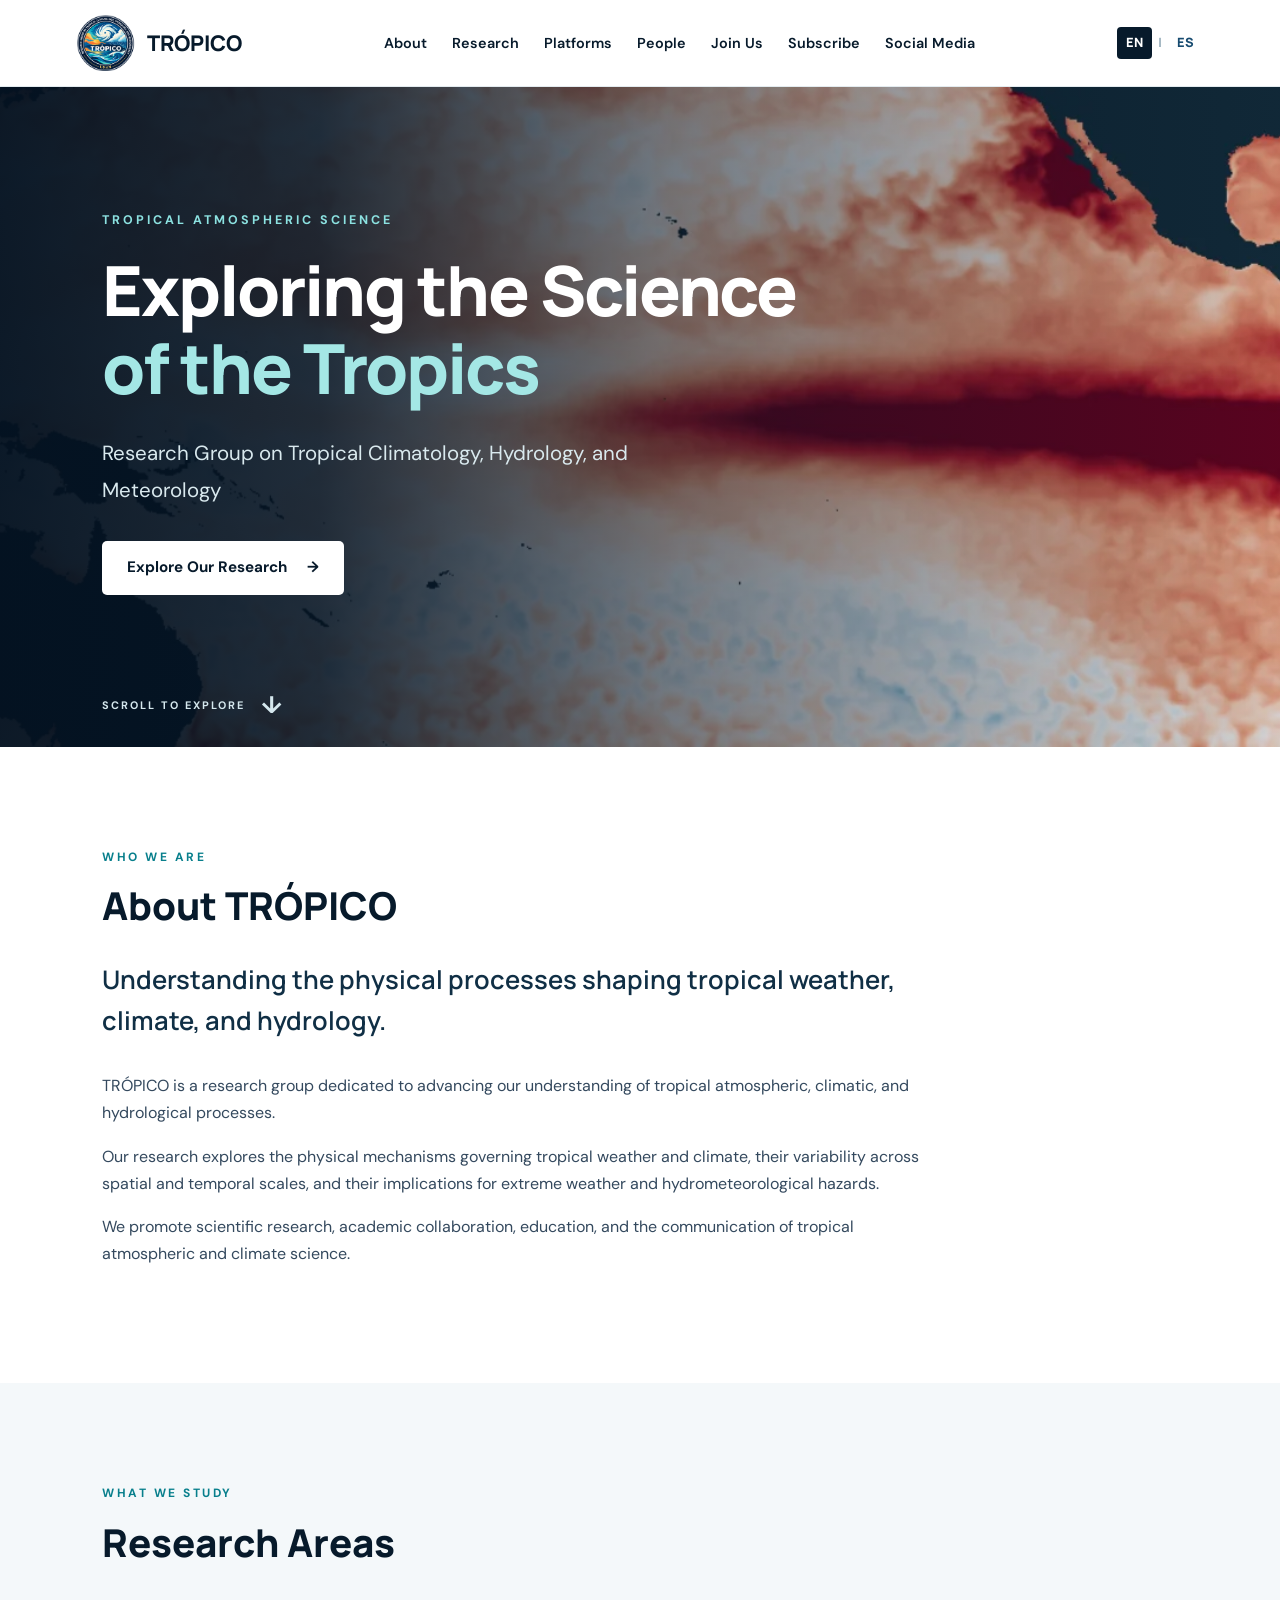
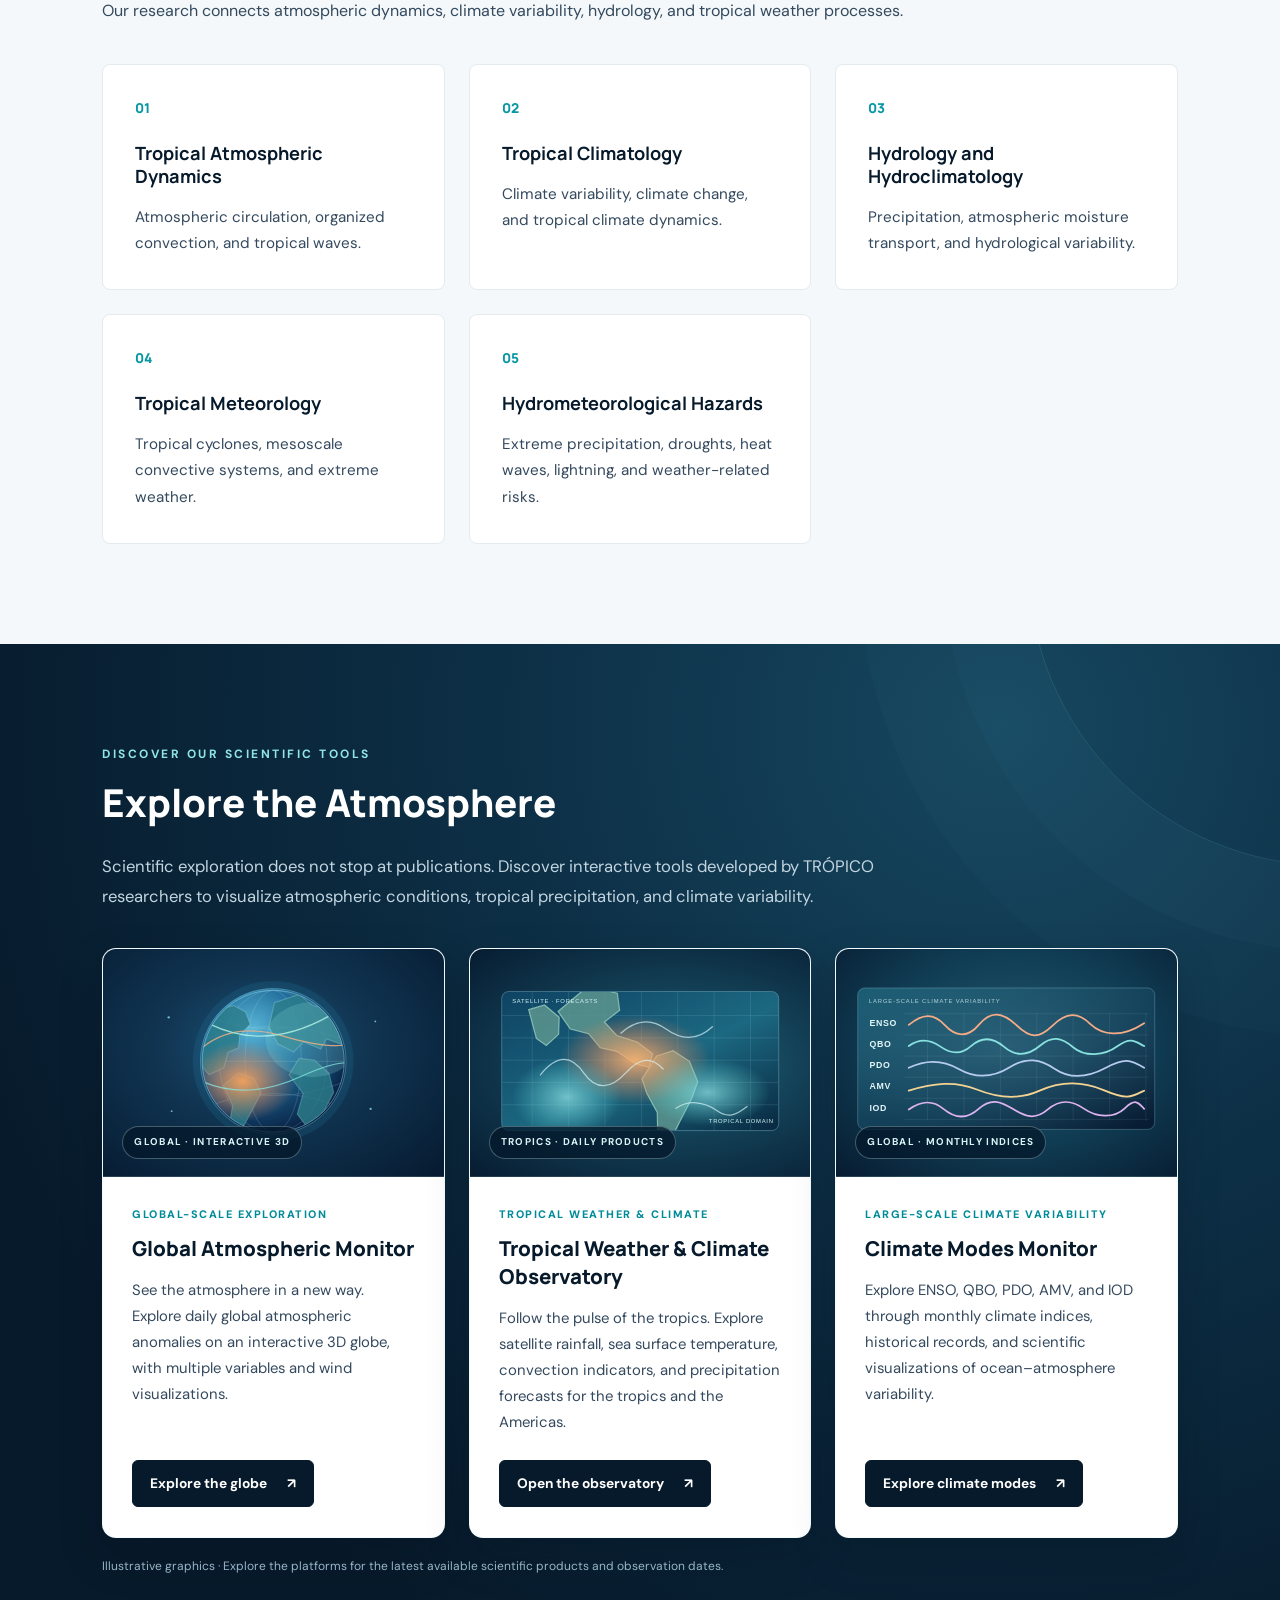
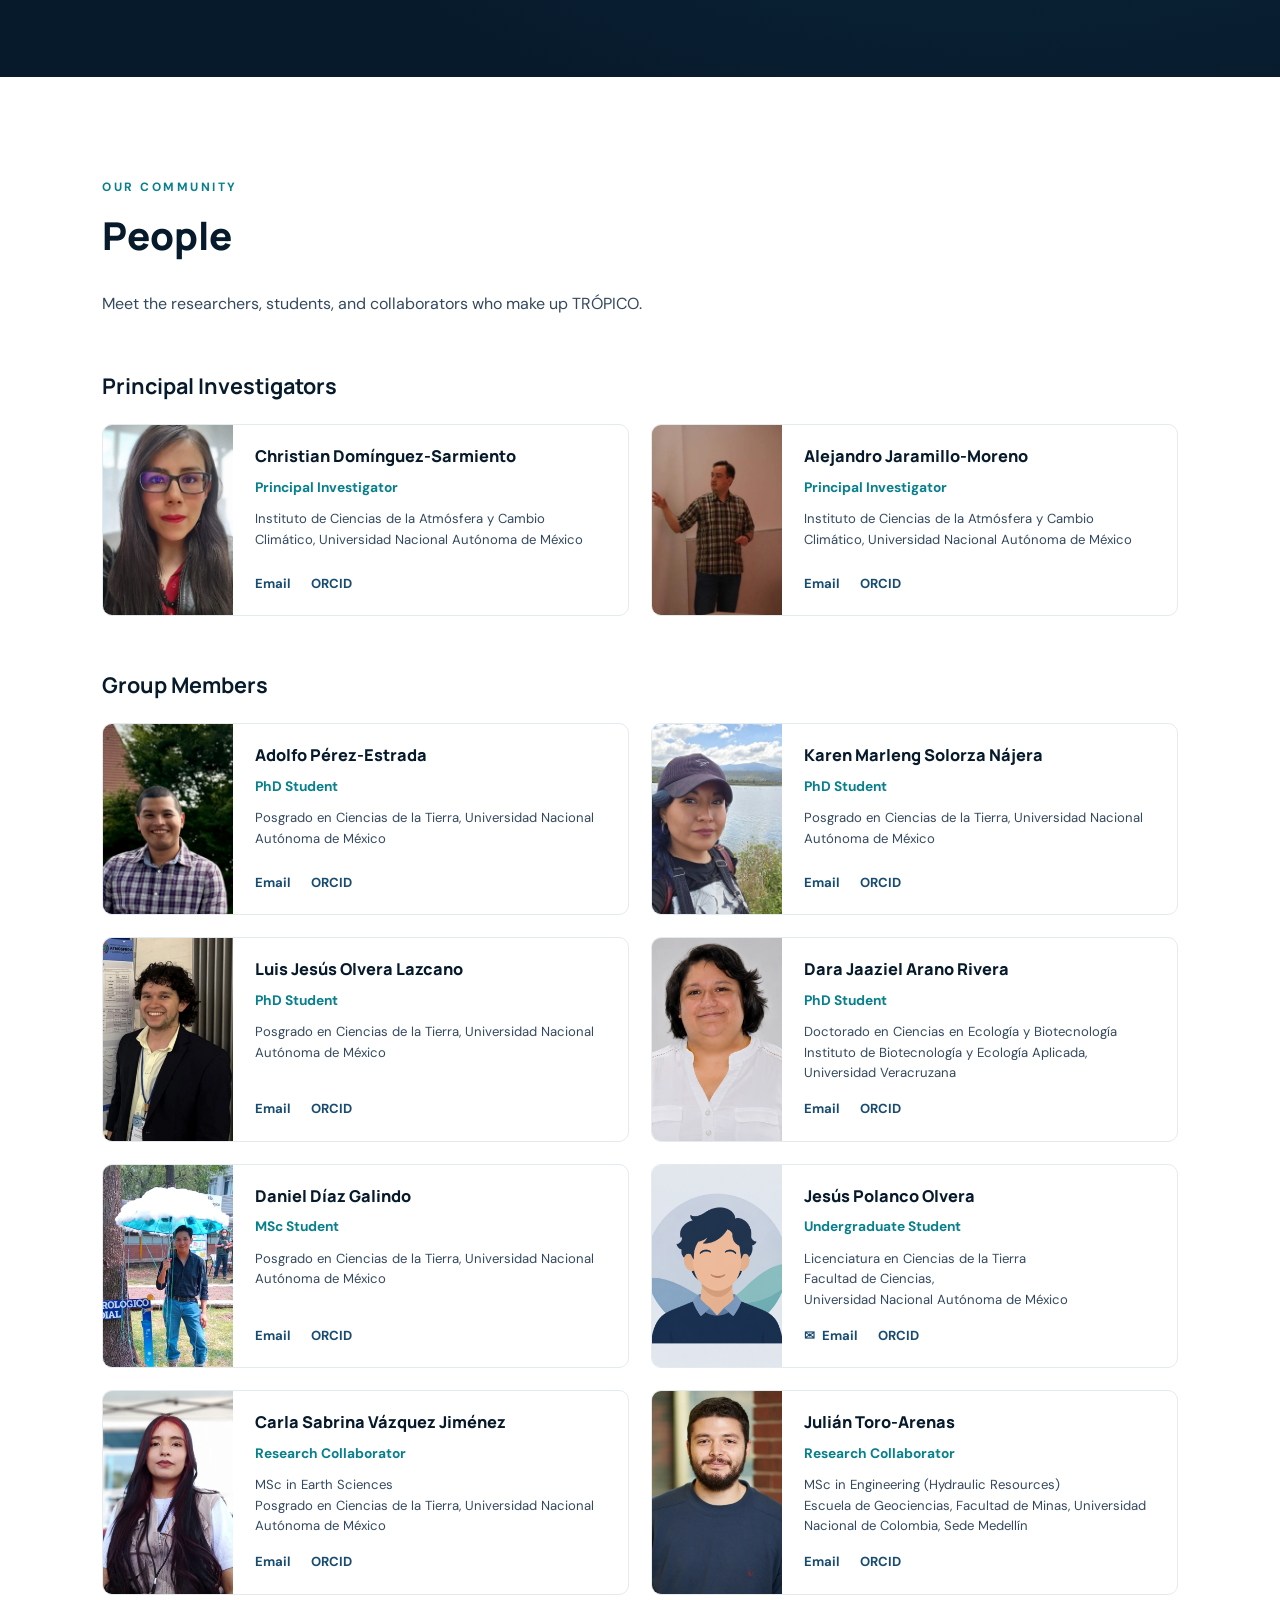
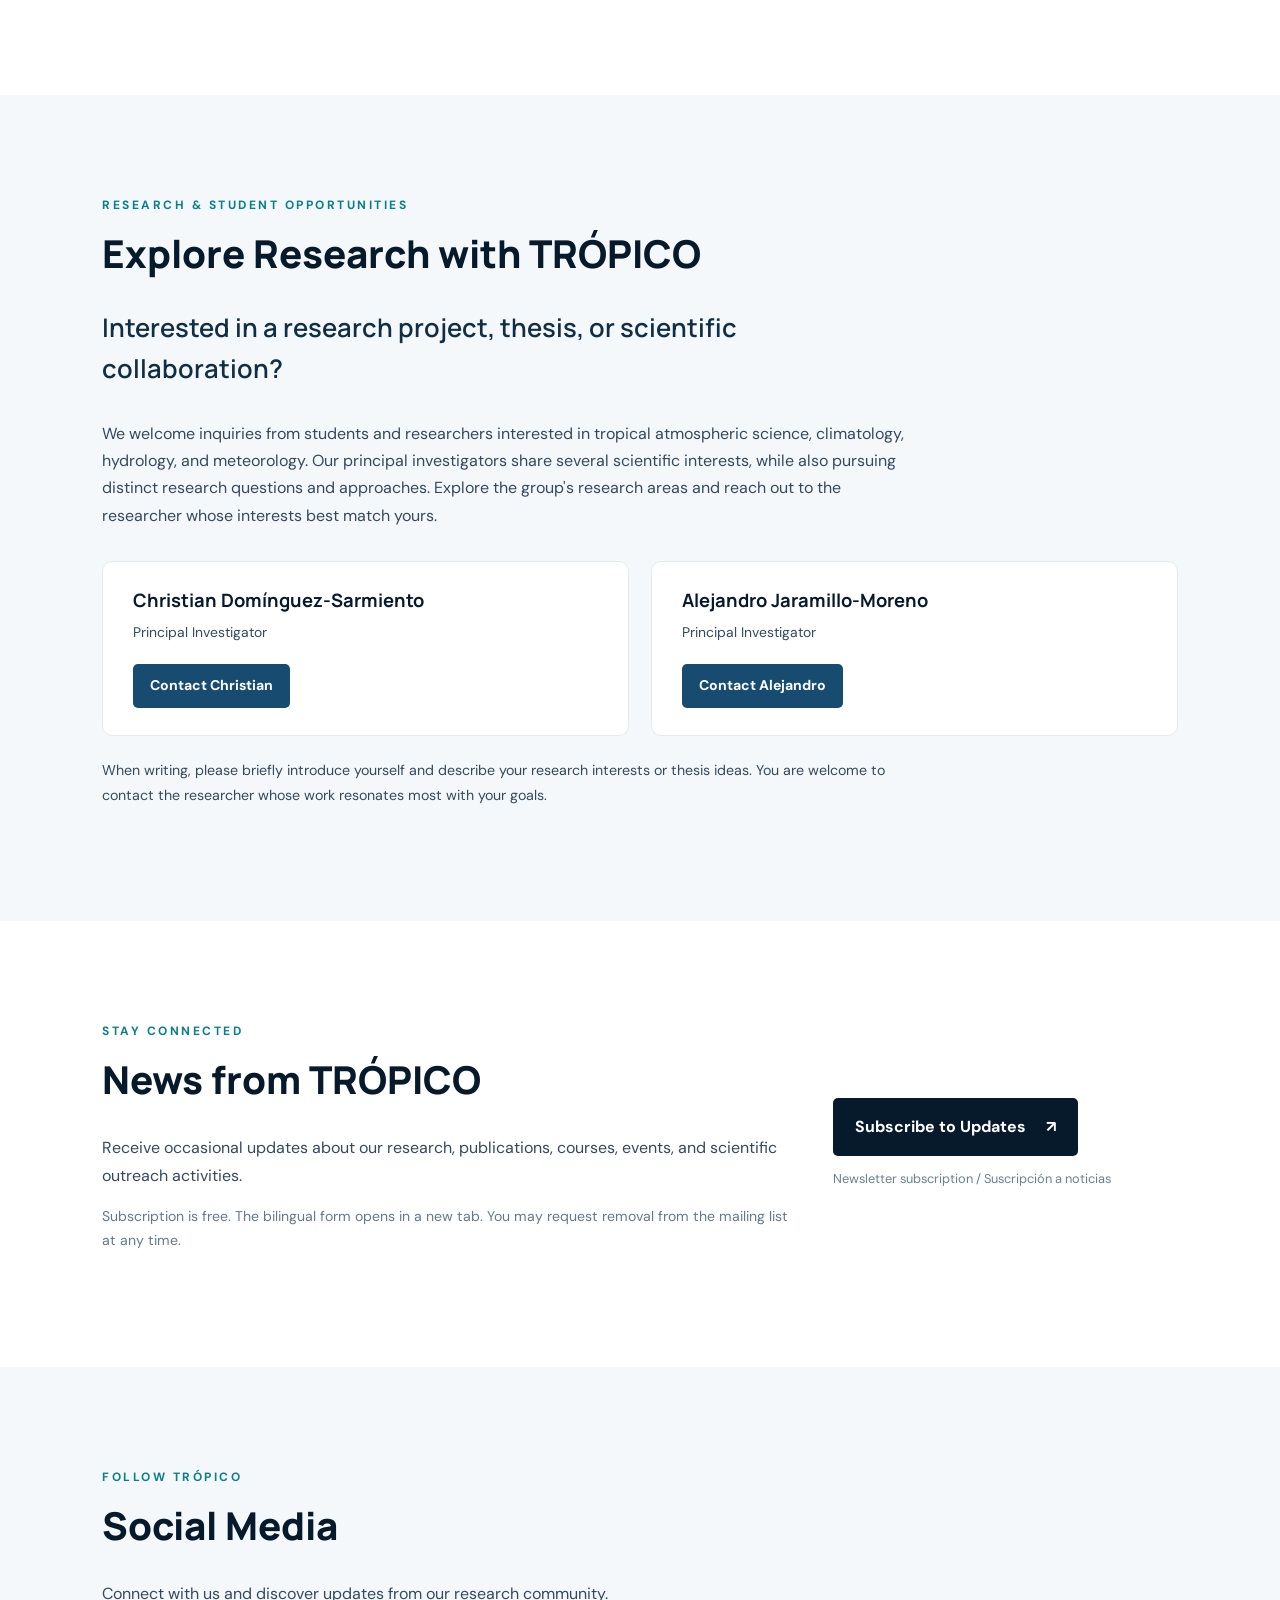
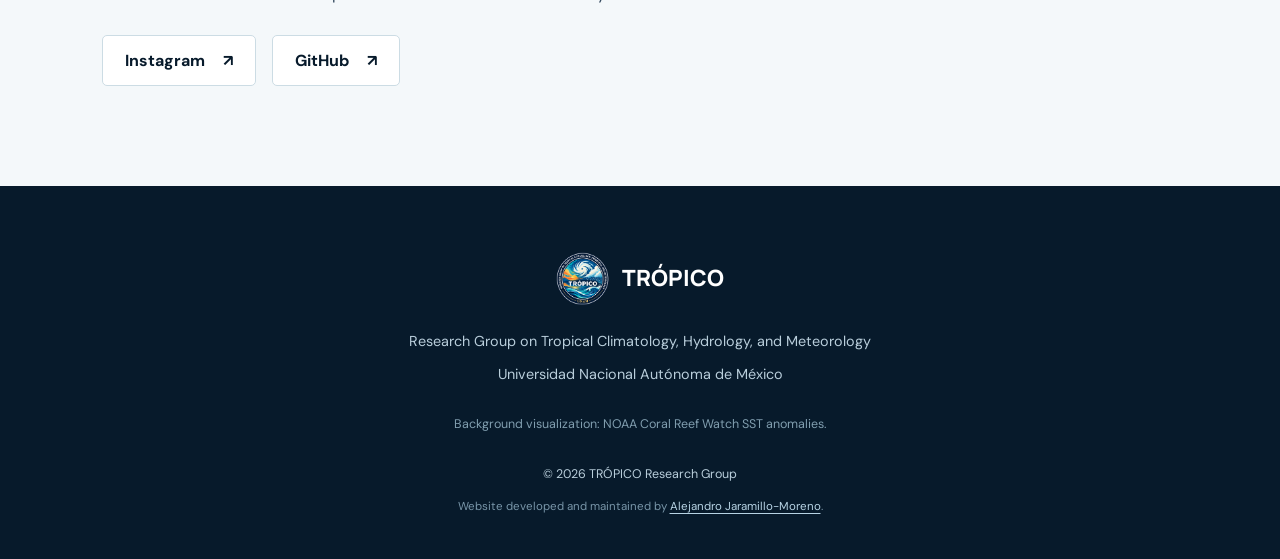
<file: index.html>
<!DOCTYPE html>
<html lang="en">

<head>
  <meta charset="UTF-8">
  <meta name="viewport" content="width=device-width, initial-scale=1.0">

  <meta name="description"
        content="TRÓPICO — Research Group on Tropical Climatology, Hydrology, and Meteorology.">

  <meta name="theme-color" content="#071a2b">

  <title>TRÓPICO | Tropical Climate Research</title>

  <link rel="canonical" href="https://tropicoresearch.github.io/">
  <link rel="alternate" hreflang="en" href="https://tropicoresearch.github.io/">
  <link rel="alternate" hreflang="es" href="https://tropicoresearch.github.io/es/">
  <link rel="alternate" hreflang="x-default" href="https://tropicoresearch.github.io/">


  <link rel="icon"
        type="image/png"
        href="assets/images/tropico_logo.png">

  <link rel="stylesheet" href="assets/css/style.css">

  <!-- Climate Modes Monitor: self-contained platform card styles -->
  <style>
    .platform-art-modes {
      background: radial-gradient(ellipse at 53% 43%, #23576c 0%, #103d54 52%, #071b30 100%);
    }
    @media (min-width: 1100px) {
      .section-platforms .platform-grid {
        grid-template-columns: repeat(3, minmax(0, 1fr));
      }
    }
    @media (min-width: 701px) and (max-width: 1099px) {
      .section-platforms .platform-grid > .platform-card:nth-child(3) {
        grid-column: 1 / -1;
        width: calc(50% - 12px);
        justify-self: center;
      }
    }
    @media (max-width: 700px) {
      .section-platforms .platform-grid {
        grid-template-columns: 1fr;
      }
    }
  </style>

</head>

<body>

  <!-- =====================================
       Header
       ===================================== -->

  <header class="site-header">

    <a class="brand" href="#home">
      <img src="assets/images/tropico_logo.png"
           alt="TRÓPICO logo">
      <span>TRÓPICO</span>
    </a>

    <nav aria-label="Main navigation">
      <a href="#about">About</a>
      <a href="#research">Research</a>
      <a href="#platforms">Platforms</a>
      <a href="#people">People</a>
      <a href="#opportunities">Join Us</a>
      <a href="#newsletter">Subscribe</a>
      <a href="#social">Social Media</a>
    </nav>

    <div class="language-switch" aria-label="Language / Idioma">
      <a href="./" lang="en" aria-current="page" aria-label="English">EN</a>
      <span class="language-separator" aria-hidden="true">|</span>
      <a href="es/" lang="es" aria-label="Español">ES</a>
    </div>

  </header>


  <main>

    <!-- =====================================
         Hero — Animated Climate Background
         ===================================== -->

    <section class="hero" id="home">

      <video
        class="hero-video"
        autoplay
        muted
        loop
        playsinline
        preload="metadata"
        poster="assets/climate/tropico_sst_poster.webp"
        aria-hidden="true">

        <source
          src="assets/climate/tropico_sst_background.mp4"
          type="video/mp4">

      </video>

      <div class="hero-overlay"></div>

      <div class="hero-content">

        <p class="eyebrow">
          TROPICAL ATMOSPHERIC SCIENCE
        </p>

        <h1>
          Exploring the Science
          <span>of the Tropics</span>
        </h1>

        <p class="hero-description">
          Research Group on Tropical Climatology,
          Hydrology, and Meteorology
        </p>

        <a class="button-primary" href="#research">
          Explore Our Research
          <span aria-hidden="true">→</span>
        </a>

      </div>

      <a class="scroll-indicator"
         href="#about"
         aria-label="Scroll to About section">
        <span>SCROLL TO EXPLORE</span>
        <span class="scroll-arrow" aria-hidden="true">↓</span>
      </a>

    </section>


    <!-- =====================================
         About
         ===================================== -->

    <section class="section" id="about">

      <div class="container">

        <p class="section-label">WHO WE ARE</p>

        <h2>About TRÓPICO</h2>

        <p class="intro-text">
          Understanding the physical processes
          shaping tropical weather, climate,
          and hydrology.
        </p>

        <p>
          TRÓPICO is a research group dedicated to
          advancing our understanding of tropical
          atmospheric, climatic, and hydrological
          processes.
        </p>

        <p>
          Our research explores the physical mechanisms
          governing tropical weather and climate,
          their variability across spatial and temporal
          scales, and their implications for extreme
          weather and hydrometeorological hazards.
        </p>

        <p>
          We promote scientific research, academic
          collaboration, education, and the communication
          of tropical atmospheric and climate science.
        </p>

      </div>

    </section>


    <!-- =====================================
         Research
         ===================================== -->

    <section class="section section-alt" id="research">

      <div class="container">

        <p class="section-label">WHAT WE STUDY</p>

        <h2>Research Areas</h2>

        <p class="section-description">
          Our research connects atmospheric dynamics,
          climate variability, hydrology, and tropical
          weather processes.
        </p>

        <div class="research-grid">

          <article class="research-card">

            <span class="card-number">01</span>

            <h3>Tropical Atmospheric Dynamics</h3>

            <p>
              Atmospheric circulation, organized
              convection, and tropical waves.
            </p>

          </article>


          <article class="research-card">

            <span class="card-number">02</span>

            <h3>Tropical Climatology</h3>

            <p>
              Climate variability, climate change,
              and tropical climate dynamics.
            </p>

          </article>


          <article class="research-card">

            <span class="card-number">03</span>

            <h3>Hydrology and Hydroclimatology</h3>

            <p>
              Precipitation, atmospheric moisture
              transport, and hydrological variability.
            </p>

          </article>


          <article class="research-card">

            <span class="card-number">04</span>

            <h3>Tropical Meteorology</h3>

            <p>
              Tropical cyclones, mesoscale convective
              systems, and extreme weather.
            </p>

          </article>


          <article class="research-card">

            <span class="card-number">05</span>

            <h3>Hydrometeorological Hazards</h3>

            <p>
              Extreme precipitation, droughts,
              heat waves, lightning, and
              weather-related risks.
            </p>

          </article>

        </div>

      </div>

    </section>


    <!-- =====================================
         Scientific Platforms
         ===================================== -->

    <section class="section section-platforms" id="platforms" aria-labelledby="platforms-title">
      <div class="container">
        <p class="section-label">DISCOVER OUR SCIENTIFIC TOOLS</p>
        <h2 id="platforms-title">Explore the Atmosphere</h2>
        <p class="platforms-intro">
          Scientific exploration does not stop at publications. Discover interactive
          tools developed by TRÓPICO researchers to visualize atmospheric conditions,
          tropical precipitation, and climate variability.
        </p>

        <div class="platform-grid">
          <article class="platform-card">
            <div class="platform-art platform-art-global" aria-hidden="true">
              <svg class="platform-svg" viewBox="0 0 580 300" xmlns="http://www.w3.org/2000/svg">
                <defs>
                  <radialGradient id="globe-ocean" cx="36%" cy="28%" r="78%">
                    <stop offset="0" stop-color="#5bb7d7"/>
                    <stop offset="0.42" stop-color="#226e9b"/>
                    <stop offset="1" stop-color="#081c3d"/>
                  </radialGradient>
                  <radialGradient id="globe-warm" cx="50%" cy="50%" r="50%">
                    <stop offset="0" stop-color="#f9a25d" stop-opacity=".94"/>
                    <stop offset="1" stop-color="#ef8354" stop-opacity="0"/>
                  </radialGradient>
                  <clipPath id="globe-clip"><circle cx="290" cy="148" r="121"/></clipPath>
                </defs>
                <circle cx="290" cy="148" r="137" fill="#30a8d8" opacity=".11"/>
                <circle cx="290" cy="148" r="124" fill="url(#globe-ocean)" stroke="#94e3f1" stroke-opacity=".55"/>
                <g clip-path="url(#globe-clip)">
                  <g fill="none" stroke="#b7e5f1" stroke-width="1.1" opacity=".28">
                    <ellipse cx="290" cy="148" rx="48" ry="121"/>
                    <ellipse cx="290" cy="148" rx="92" ry="121"/>
                    <path d="M167 112 Q290 65 413 112 M168 183 Q290 230 412 183 M166 148 H414 M189 75 Q290 111 391 75 M189 221 Q290 185 391 221"/>
                  </g>
                  <path d="M199 58l24-5 20 11 8 21-18 18-2 22-18 8-7 26-25 12-29-33 13-33 9-10z M231 168l26 9 12 25-12 24-15 28-12 17-15-14 6-34-16-34z M292 48l42-14 23 19 35 6 38 36-18 26-31-11-10 17-29-12-17 17-27-14-15-29z M334 143l26 3 25 22 8 33-23 45-20 17-19-25 10-35-24-32z"
                    fill="#2c7d8a" opacity=".82" stroke="#a5dee8" stroke-opacity=".36" stroke-width="2"/>
                  <ellipse cx="238" cy="182" rx="91" ry="68" fill="url(#globe-warm)"/>
                  <ellipse cx="357" cy="111" rx="80" ry="64" fill="#84d8d8" opacity=".22"/>
                  <g fill="none" stroke-linecap="round" stroke-width="2" opacity=".8">
                    <path d="M155 138 Q212 77 307 105 T438 113" stroke="#f9b283"/>
                    <path d="M152 174 Q238 220 337 174 T456 171" stroke="#84e6dd"/>
                    <path d="M183 85 Q278 131 385 71" stroke="#b9f5e8"/>
                  </g>
                </g>
                <circle cx="290" cy="148" r="121" fill="none" stroke="#a6e6fa" stroke-opacity=".55" stroke-width="1.4"/>
                <g fill="#99ebf1" opacity=".72"><circle cx="112" cy="73" r="2"/><circle cx="456" cy="229" r="2"/><circle cx="464" cy="80" r="1.5"/><circle cx="117" cy="233" r="1.5"/></g>
              </svg>
              <span class="platform-visual-label">GLOBAL · INTERACTIVE 3D</span>
            </div>
            <div class="platform-content">
              <p class="platform-eyebrow">GLOBAL-SCALE EXPLORATION</p>
              <h3>Global Atmospheric Monitor</h3>
              <p>See the atmosphere in a new way. Explore daily global atmospheric anomalies on an interactive 3D globe, with multiple variables and wind visualizations.</p>
              <a class="platform-link" href="https://tropicoresearch.github.io/global-atmospheric-monitor/" target="_blank" rel="noopener noreferrer"
                 aria-label="Explore Global Atmospheric Monitor in a new tab">Explore the globe <span aria-hidden="true">↗</span></a>
            </div>
          </article>

          <article class="platform-card">
            <div class="platform-art platform-art-tropical" aria-hidden="true">
              <svg class="platform-svg" viewBox="0 0 580 300" xmlns="http://www.w3.org/2000/svg">
                <defs>
                  <linearGradient id="tropics-ocean" x1="0" y1="0" x2="1" y2="1">
                    <stop offset="0" stop-color="#0e4263"/>
                    <stop offset=".55" stop-color="#1c6881"/>
                    <stop offset="1" stop-color="#082840"/>
                  </linearGradient>
                  <radialGradient id="rain-a"><stop offset="0" stop-color="#fcb16f" stop-opacity=".9"/><stop offset="1" stop-color="#fa804d" stop-opacity="0"/></radialGradient>
                  <radialGradient id="rain-b"><stop offset="0" stop-color="#8bdde0" stop-opacity=".76"/><stop offset="1" stop-color="#5ad5d4" stop-opacity="0"/></radialGradient>
                  <clipPath id="tropics-clip"><rect x="55" y="30" width="470" height="235" rx="11"/></clipPath>
                </defs>
                <rect x="54" y="29" width="472" height="237" rx="12" fill="url(#tropics-ocean)" stroke="#8cc6d4" stroke-opacity=".65"/>
                <g clip-path="url(#tropics-clip)">
                  <g stroke="#a4d9e8" stroke-opacity=".23" stroke-width="1" fill="none">
                    <path d="M55 70H525 M55 108H525 M55 146H525 M55 184H525 M55 222H525 M106 30V265 M168 30V265 M230 30V265 M292 30V265 M354 30V265 M416 30V265 M478 30V265"/>
                  </g>
                  <path d="M201 20l50 12 4 29-26 20 21 23 35 11 26 20-6 23-23-6-32-21-28-6-20-24-31-8-21-30z M318 139l28-9 28 18 14 35-10 28-15 29-24 47-19-7-1-45-18-33-8-24z M100 60l27-8 25 21-1 29-21 19-17-12z"
                    fill="#5b958e" fill-opacity=".86" stroke="#afe1d0" stroke-opacity=".65" stroke-width="2"/>
                  <ellipse cx="281" cy="145" rx="128" ry="76" fill="url(#rain-a)"/>
                  <ellipse cx="405" cy="201" rx="107" ry="58" fill="url(#rain-b)"/>
                  <ellipse cx="165" cy="209" rx="93" ry="68" fill="url(#rain-b)"/>
                  <g fill="none" stroke="#dbfaff" stroke-width="2.2" stroke-linecap="round" opacity=".66">
                    <path d="M120 171c29-36 53-33 74-3s46 27 71 0 44-28 64-7"/>
                    <path d="M257 100c25-23 52-25 77-7s51 22 79-4"/>
                    <path d="M351 228c21-14 47-12 68 3s34 9 53-6"/>
                  </g>
                </g>
                <g fill="#d6f5f6" font-size="10" font-family="Arial, sans-serif" letter-spacing="1.2">
                  <text x="72" y="49">SATELLITE · FORECASTS</text>
                  <text x="407" y="253">TROPICAL DOMAIN</text>
                </g>
              </svg>
              <span class="platform-visual-label">TROPICS · DAILY PRODUCTS</span>
            </div>
            <div class="platform-content">
              <p class="platform-eyebrow">TROPICAL WEATHER &amp; CLIMATE</p>
              <h3>Tropical Weather &amp; Climate Observatory</h3>
              <p>Follow the pulse of the tropics. Explore satellite rainfall, sea surface temperature, convection indicators, and precipitation forecasts for the tropics and the Americas.</p>
              <a class="platform-link" href="https://tropicoresearch.github.io/tropical-observatory/" target="_blank" rel="noopener noreferrer"
                 aria-label="Explore Tropical Weather and Climate Observatory in a new tab">Open the observatory <span aria-hidden="true">↗</span></a>
            </div>
          </article>

          <!-- Climate Modes Monitor -->
          <article class="platform-card">
            <div class="platform-art platform-art-modes" aria-hidden="true">
              <svg class="platform-svg" viewBox="0 0 580 300" xmlns="http://www.w3.org/2000/svg" aria-hidden="true">
                <defs>
                  <linearGradient id="modes-ocean" x1="0" y1="0" x2="1" y2="1">
                    <stop offset="0" stop-color="#1b5c73"/>
                    <stop offset=".6" stop-color="#113b54"/>
                    <stop offset="1" stop-color="#071a30"/>
                  </linearGradient>
                  <radialGradient id="modes-light" cx="50%" cy="43%" r="68%">
                    <stop offset="0" stop-color="#68b3c7" stop-opacity=".25"/>
                    <stop offset="1" stop-color="#68b3c7" stop-opacity="0"/>
                  </radialGradient>
                  <clipPath id="modes-clip">
                    <rect x="37" y="23" width="506" height="241" rx="12"/>
                  </clipPath>
                </defs>
                <rect x="37" y="23" width="506" height="241" rx="12" fill="url(#modes-ocean)" stroke="#89c3d4" stroke-opacity=".55"/>
                <g clip-path="url(#modes-clip)">
                  <rect x="37" y="23" width="506" height="241" fill="url(#modes-light)"/>
                  <g fill="none" stroke="#b2dfeb" stroke-opacity=".16" stroke-width="1">
                    <path d="M117 67H533 M117 103H533 M117 139H533 M117 175H533 M117 211H533 M117 247H533"/>
                    <path d="M156 65V249 M218 65V249 M280 65V249 M342 65V249 M404 65V249 M466 65V249 M528 65V249"/>
                  </g>
                  <g fill="#e3f6f8" font-family="Arial,sans-serif" font-weight="bold" font-size="15" letter-spacing="1.1">
                    <text x="57" y="88">ENSO</text>
                    <text x="57" y="124">QBO</text>
                    <text x="57" y="160">PDO</text>
                    <text x="57" y="196">AMV</text>
                    <text x="57" y="232">IOD</text>
                  </g>
                  <g fill="none" stroke-width="3" stroke-linecap="round" stroke-linejoin="round">
                    <path d="M124 86 C147 67 166 65 185 86 S225 108 244 85 S283 63 307 86 S345 110 369 87 S412 64 433 84 S487 108 525 83" stroke="#f4ab86"/>
                    <path d="M124 122 C142 109 161 111 178 123 S213 137 230 122 S265 105 286 123 S328 138 348 121 S384 107 404 124 S457 139 480 122 S511 115 525 122" stroke="#88e1df"/>
                    <path d="M124 159 C153 145 181 145 209 161 S267 176 296 158 S348 144 373 161 S428 176 460 159 S501 145 525 159" stroke="#b6cbf0"/>
                    <path d="M124 198 C166 185 203 181 240 196 S314 213 347 198 S416 180 456 197 S503 209 525 198" stroke="#f4d392"/>
                    <path d="M124 230 C147 214 165 214 183 229 S222 248 243 229 S280 216 301 229 S339 249 361 230 S403 215 423 229 S473 246 492 228 S516 219 525 229" stroke="#ddb3ef"/>
                  </g>
                  <g fill="#d7f0f4" font-size="10" font-family="Arial,sans-serif" letter-spacing="1.5" opacity=".82">
                    <text x="56" y="48">LARGE-SCALE CLIMATE VARIABILITY</text>
                  </g>
                </g>
              </svg>
              <span class="platform-visual-label">GLOBAL · MONTHLY INDICES</span>
            </div>
            <div class="platform-content">
              <p class="platform-eyebrow">LARGE-SCALE CLIMATE VARIABILITY</p>
              <h3>Climate Modes Monitor</h3>
              <p>Explore ENSO, QBO, PDO, AMV, and IOD through monthly climate indices, historical records, and scientific visualizations of ocean–atmosphere variability.</p>
              <a class="platform-link" href="https://tropicoresearch.github.io/climate-modes-monitor/" target="_blank" rel="noopener noreferrer"
                 aria-label="Explore Climate Modes Monitor in a new tab">Explore climate modes <span aria-hidden="true">↗</span></a>
            </div>
          </article>
        </div>
        <p class="platform-disclaimer">Illustrative graphics · Explore the platforms for the latest available scientific products and observation dates.</p>
      </div>
    </section>


    <!-- =====================================
         People
         ===================================== -->

    <section class="section" id="people">

      <div class="container">

        <p class="section-label">OUR COMMUNITY</p>

        <h2>People</h2>

        <p class="section-description">
          Meet the researchers, students, and
          collaborators who make up TRÓPICO.
        </p>


        <!-- Principal Investigators -->

        <h3 class="people-heading">
          Principal Investigators
        </h3>

        <div class="people-grid">

          <!-- Christian -->

          <article class="person-card">

            <img
              src="assets/images/people/christian_dominguez_sarmiento.webp"
              alt="Christian Domínguez-Sarmiento"
              class="person-photo"
              loading="lazy">

            <div class="person-info">

              <h4>Christian Domínguez-Sarmiento</h4>

              <p class="person-role">
                Principal Investigator
              </p>

              <p class="person-affiliation">
                Instituto de Ciencias de la Atmósfera
                y Cambio Climático,
                Universidad Nacional Autónoma de México
              </p>

            
              <div class="person-links">
                <a href="mailto:dosach@atmosfera.unam.mx" aria-label="Email Christian Domínguez-Sarmiento">Email</a>
                <a href="https://orcid.org/0000-0002-2787-052X" target="_blank" rel="noopener noreferrer" aria-label="ORCID profile of Christian Domínguez-Sarmiento">ORCID</a>
              </div>
            </div>

          </article>


          <!-- Alejandro -->

          <article class="person-card">

            <img
              src="assets/images/people/alejandro_jaramillo_moreno.webp"
              alt="Alejandro Jaramillo-Moreno"
              class="person-photo"
              loading="lazy">

            <div class="person-info">

              <h4>Alejandro Jaramillo-Moreno</h4>

              <p class="person-role">
                Principal Investigator
              </p>

              <p class="person-affiliation">
                Instituto de Ciencias de la Atmósfera
                y Cambio Climático,
                Universidad Nacional Autónoma de México
              </p>

            
              <div class="person-links">
                <a href="mailto:ajaramillo@atmosfera.unam.mx" aria-label="Email Alejandro Jaramillo-Moreno">Email</a>
                <a href="https://orcid.org/0000-0002-4175-7726" target="_blank" rel="noopener noreferrer" aria-label="ORCID profile of Alejandro Jaramillo-Moreno">ORCID</a>
              </div>
            </div>

          </article>

        </div>


        <!-- Group Members -->

        <h3 class="people-heading">
          Group Members
        </h3>

        <div class="people-grid">

          <!-- Adolfo -->

          <article class="person-card">

            <img
              src="assets/images/people/adolfo_perez_estrada.webp"
              alt="Adolfo Pérez-Estrada"
              class="person-photo"
              loading="lazy">

            <div class="person-info">

              <h4>Adolfo Pérez-Estrada</h4>

              <p class="person-role">
                PhD Student
              </p>

              <p class="person-affiliation">
                Posgrado en Ciencias de la Tierra,
                Universidad Nacional Autónoma de México
              </p>

            
              <div class="person-links">
                <a href="mailto:apereze@atmosfera.unam.mx" aria-label="Email Adolfo Pérez-Estrada">Email</a>
                <a href="https://orcid.org/0000-0001-7360-0291" target="_blank" rel="noopener noreferrer" aria-label="ORCID profile of Adolfo Pérez-Estrada">ORCID</a>
              </div>
            </div>

          </article>

          <!-- Karen -->

          <article class="person-card">

            <img
              src="assets/images/people/karen_marleng_solorza_najera.webp"
              alt="Karen Marleng Solorza Nájera"
              class="person-photo"
              loading="lazy">

            <div class="person-info">

              <h4>Karen Marleng Solorza Nájera</h4>

              <p class="person-role">PhD Student</p>

              <p class="person-affiliation">
                Posgrado en Ciencias de la Tierra,
                Universidad Nacional Autónoma de México
              </p>

            
              <div class="person-links">
                <a href="mailto:marlengsolorza@gmail.com" aria-label="Email Karen Marleng Solorza Nájera">Email</a>
                <a href="https://orcid.org/0009-0005-0296-3198" target="_blank" rel="noopener noreferrer" aria-label="ORCID profile of Karen Marleng Solorza Nájera">ORCID</a>
              </div>
            </div>

          </article>


          <!-- Luis -->

          <article class="person-card">

            <img
              src="assets/images/people/luis_jesus_olvera_lazcano.webp"
              alt="Luis Jesús Olvera Lazcano"
              class="person-photo"
              loading="lazy">

            <div class="person-info">

              <h4>Luis Jesús Olvera Lazcano</h4>

              <p class="person-role">
                PhD Student
              </p>

              <p class="person-affiliation">
                Posgrado en Ciencias de la Tierra,
                Universidad Nacional Autónoma de México
              </p>
              <div class="person-links">
                <a href="mailto:lazjeluis@atmosfera.unam.mx" aria-label="Email Luis Jesús Olvera Lazcano">Email</a>
                <a href="https://orcid.org/0000-0003-3895-8292" target="_blank" rel="noopener noreferrer" aria-label="ORCID profile of Luis Jesús Olvera Lazcano">ORCID</a>
              </div>
            </div>

          </article>


          <!-- Dara -->

          <article class="person-card">

            <img
              src="assets/images/people/dara_jaaziel_arano_rivera.webp"
              alt="Dara Jaaziel Arano Rivera"
              class="person-photo"
              loading="lazy">

            <div class="person-info">

              <h4>Dara Jaaziel Arano Rivera</h4>

              <p class="person-role">PhD Student</p>

              <p class="person-affiliation">
                Doctorado en Ciencias en Ecología y Biotecnología<br>
                Instituto de Biotecnología y Ecología Aplicada,<br>
                Universidad Veracruzana
              </p>

              <div class="person-links">
                <a href="mailto:djarivera@gmail.com" aria-label="Email Dara Jaaziel Arano Rivera">Email</a>
                <a href="https://orcid.org/0009-0001-9014-765X" target="_blank" rel="noopener noreferrer" aria-label="ORCID profile of Dara Jaaziel Arano Rivera">ORCID</a>
              </div>

            </div>

          </article>


          <!-- Daniel -->

          <article class="person-card">

            <img
              src="assets/images/people/daniel_diaz_galindo.webp"
              alt="Daniel Díaz Galindo"
              class="person-photo"
              loading="lazy">

            <div class="person-info">

              <h4>Daniel Díaz Galindo</h4>

              <p class="person-role">MSc Student</p>

              <p class="person-affiliation">
                Posgrado en Ciencias de la Tierra,
                Universidad Nacional Autónoma de México
              </p>

            
              <div class="person-links">
                <a href="mailto:diazgalindoatm@gmail.com" aria-label="Email Daniel Díaz Galindo">Email</a>
                <a href="https://orcid.org/0009-0009-2619-1427" target="_blank" rel="noopener noreferrer" aria-label="ORCID profile of Daniel Díaz Galindo">ORCID</a>
              </div>
            </div>

          </article>
          
          <article class="person-card">

            <img
              src="assets/images/people/profile_placeholder_generic.webp"
              alt="Generic profile illustration for Jesús Polanco Olvera"
              class="person-photo"
              loading="lazy">

            <div class="person-info">

              <h4>Jesús Polanco Olvera</h4>

              <p class="person-role">
                Undergraduate Student
              </p>

              <p class="person-affiliation">
                Licenciatura en Ciencias de la Tierra<br>
                Facultad de Ciencias,<br>
                Universidad Nacional Autónoma de México
              </p>

              <div class="person-links">
                <a class="person-email"
                  href="mailto:jpolancoolvera@gmail.com">
                  <span aria-hidden="true">✉</span>
                  Email
                </a>

                <a class="person-orcid"
                  href="https://orcid.org/0009-0001-8697-7220"
                  target="_blank"
                  rel="noopener noreferrer">
                  ORCID
                </a>
              </div>

            </div>

          </article>


          <!-- Carla -->

          <article class="person-card">

            <img
              src="assets/images/people/carla_sabrina_vazquez_jimenez.webp"
              alt="Carla Sabrina Vázquez Jiménez"
              class="person-photo"
              loading="lazy">

            <div class="person-info">

              <h4>Carla Sabrina Vázquez Jiménez</h4>

              <p class="person-role">
                Research Collaborator
              </p>

              <p class="person-affiliation">
                MSc in Earth Sciences<br>
                Posgrado en Ciencias de la Tierra,
                Universidad Nacional Autónoma de México
              </p>

            
              <div class="person-links">
                <a href="mailto:carla.svj98@gmail.com" aria-label="Email Carla Sabrina Vázquez Jiménez">Email</a>
                <a href="https://orcid.org/0009-0006-9803-2159" target="_blank" rel="noopener noreferrer" aria-label="ORCID profile of Carla Sabrina Vázquez Jiménez">ORCID</a>
              </div>
            </div>

          </article>

          <!-- Julian -->

          <article class="person-card">

            <img
              src="assets/images/people/julian_toro_arenas.webp"
              alt="Julián Toro-Arenas"
              class="person-photo"
              loading="lazy">

            <div class="person-info">

              <h4>Julián Toro-Arenas</h4>

              <p class="person-role">
                Research Collaborator
              </p>

              <p class="person-affiliation">
                MSc in Engineering (Hydraulic Resources)<br>
                Escuela de Geociencias,
                Facultad de Minas,
                Universidad Nacional de Colombia,
                Sede Medellín
              </p>

              <div class="person-links">
                <a href="mailto:jutoroar@unal.edu.co" aria-label="Email Julián Toro-Arenas">Email</a>
                <a href="https://orcid.org/0009-0008-9585-6608" target="_blank" rel="noopener noreferrer" aria-label="ORCID profile of Julián Toro-Arenas">ORCID</a>
              </div>

            </div>

          </article>

        </div>

      </div>

    </section>


    <!-- =====================================
         Research Opportunities
         ===================================== -->

    <section class="section section-alt" id="opportunities">
      <div class="container">
        <p class="section-label">RESEARCH &amp; STUDENT OPPORTUNITIES</p>
        <h2>Explore Research with TRÓPICO</h2>
        <p class="intro-text">Interested in a research project, thesis, or scientific collaboration?</p>
        <p>
          We welcome inquiries from students and researchers interested in tropical
          atmospheric science, climatology, hydrology, and meteorology. Our principal
          investigators share several scientific interests, while also pursuing distinct
          research questions and approaches. Explore the group's research areas and
          reach out to the researcher whose interests best match yours.
        </p>
        <div class="opportunity-grid">
          <div class="opportunity-card">
            <h3>Christian Domínguez-Sarmiento</h3>
            <p>Principal Investigator</p>
            <a href="mailto:dosach@atmosfera.unam.mx?subject=Research%20or%20Thesis%20Inquiry%20-%20TR%C3%93PICO">Contact Christian</a>
          </div>
          <div class="opportunity-card">
            <h3>Alejandro Jaramillo-Moreno</h3>
            <p>Principal Investigator</p>
            <a href="mailto:ajaramillo@atmosfera.unam.mx?subject=Research%20or%20Thesis%20Inquiry%20-%20TR%C3%93PICO">Contact Alejandro</a>
          </div>
        </div>
        <p class="opportunity-note">When writing, please briefly introduce yourself and describe your research interests or thesis ideas. You are welcome to contact the researcher whose work resonates most with your goals.</p>
      </div>
    </section>

    <!-- =====================================
         Newsletter
         ===================================== -->

    <section class="section" id="newsletter">
      <div class="container newsletter-layout">
        <div>
          <p class="section-label">STAY CONNECTED</p>
          <h2>News from TRÓPICO</h2>
          <p>Receive occasional updates about our research, publications, courses,
             events, and scientific outreach activities.</p>
          <p class="newsletter-note">Subscription is free. The bilingual form opens in a new tab.
             You may request removal from the mailing list at any time.</p>
        </div>
        <div class="newsletter-action">
          <a class="newsletter-button" href="https://docs.google.com/forms/d/e/1FAIpQLScD6n3wcDXV9c7HJIzz0Wleb5aOzS899x1WpjXOVlIoqJsWCQ/viewform"
             target="_blank" rel="noopener noreferrer">Subscribe to Updates <span aria-hidden="true">↗</span></a>
          <span>Newsletter subscription / Suscripción a noticias</span>
        </div>
      </div>
    </section>


    <!-- =====================================
         Social Media
         ===================================== -->

    <section class="section section-alt" id="social">
      <div class="container social-section">
        <p class="section-label">FOLLOW TRÓPICO</p>
        <h2>Social Media</h2>
        <p class="section-description">Connect with us and discover updates from our research community.</p>
        <div class="social-links">
          <a href="https://www.instagram.com/tropicoresearch/"
             target="_blank" rel="noopener noreferrer">Instagram <span aria-hidden="true">↗</span></a>
          <a href="https://github.com/tropicoresearch"
             target="_blank" rel="noopener noreferrer">GitHub <span aria-hidden="true">↗</span></a>
        </div>
      </div>
    </section>

  </main>


  <!-- =====================================
       Footer
       ===================================== -->

  <footer class="site-footer">

    <div class="footer-content">

      <div class="footer-brand">

        <img src="assets/images/tropico_logo.png"
             alt="TRÓPICO logo">

        <span>TRÓPICO</span>

      </div>

      <p>
        Research Group on Tropical Climatology,
        Hydrology, and Meteorology
      </p>

      <p>
        Universidad Nacional Autónoma de México
      </p>

      <p class="footer-credit">
        Background visualization:
        NOAA Coral Reef Watch SST anomalies.
      </p>

      <p class="copyright">
        © <span id="year"></span> TRÓPICO Research Group
      </p>

      <p class="footer-maintainer">
        Website developed and maintained by
        <a href="https://ajaramillomoreno.github.io/" target="_blank" rel="noopener noreferrer">Alejandro Jaramillo-Moreno</a>.
      </p>

    </div>

  </footer>

  <script src="js/main.js"></script>

</body>
</html>
</file>
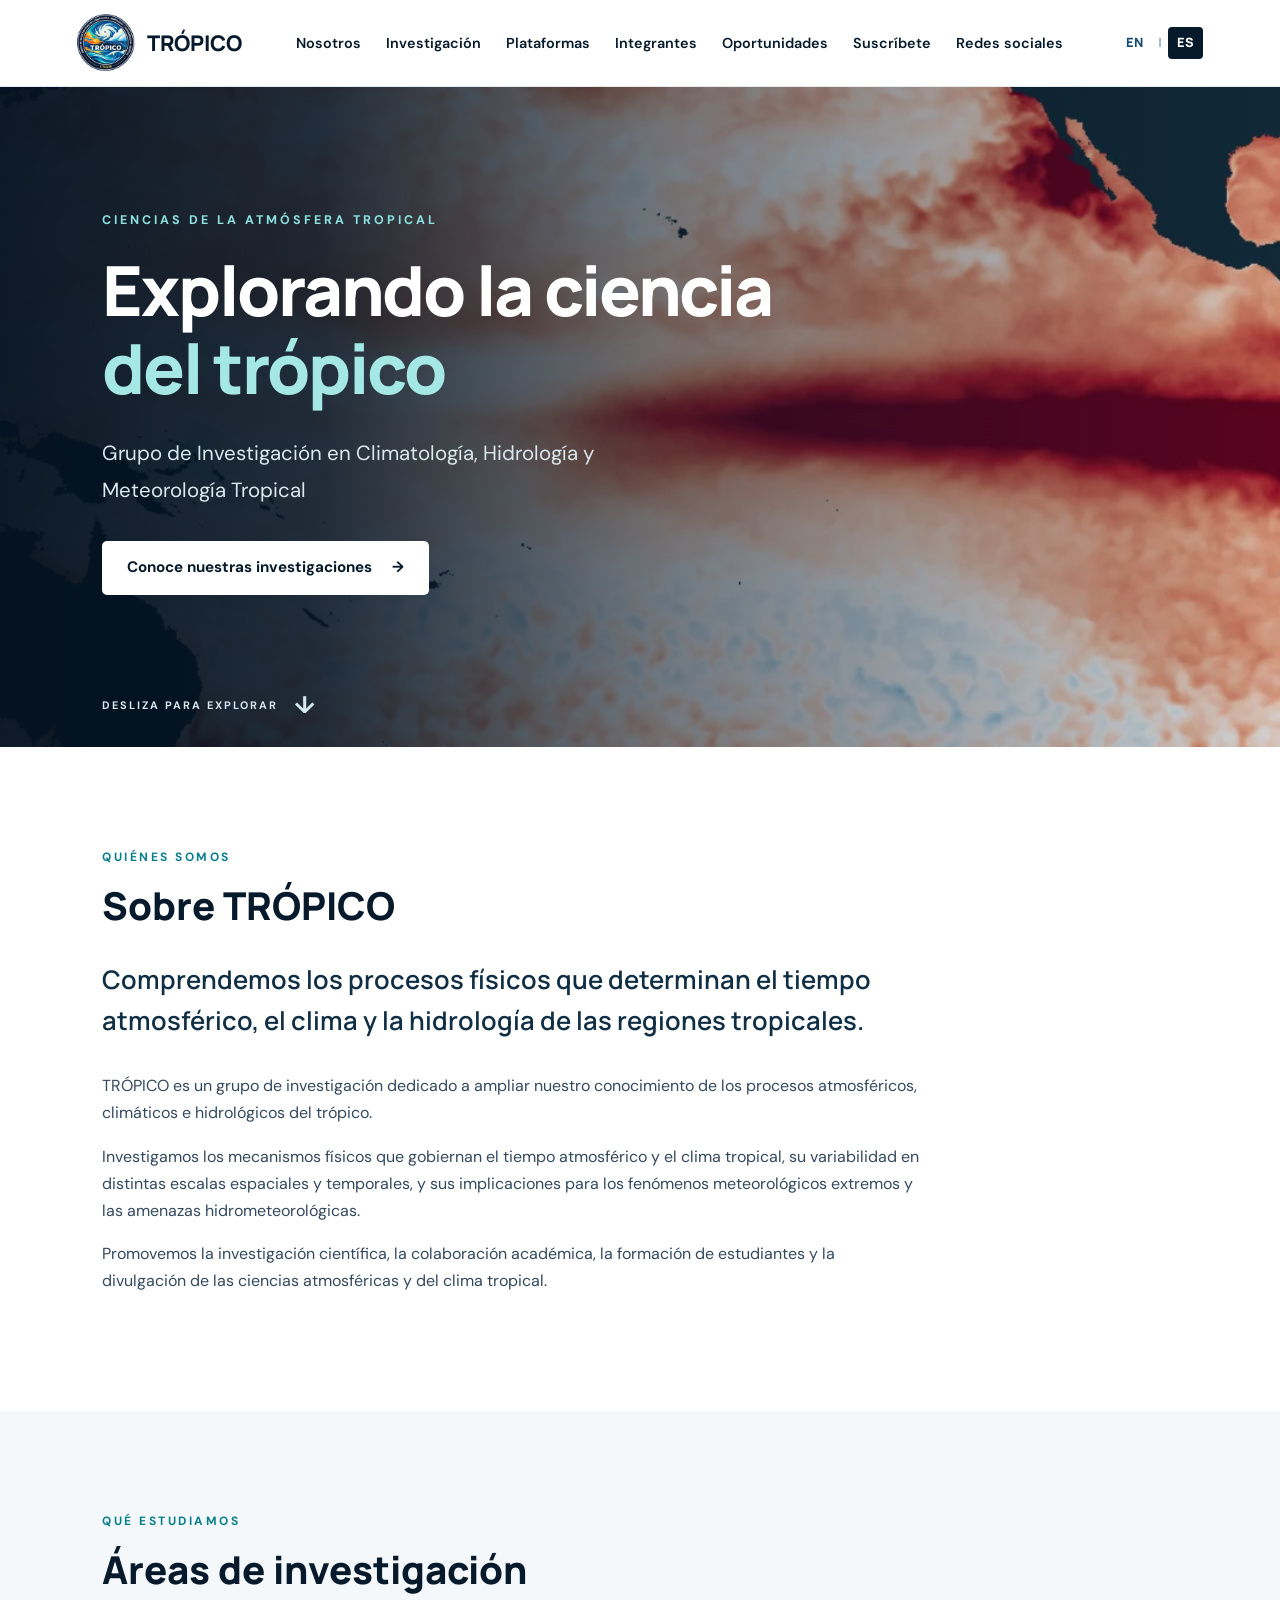
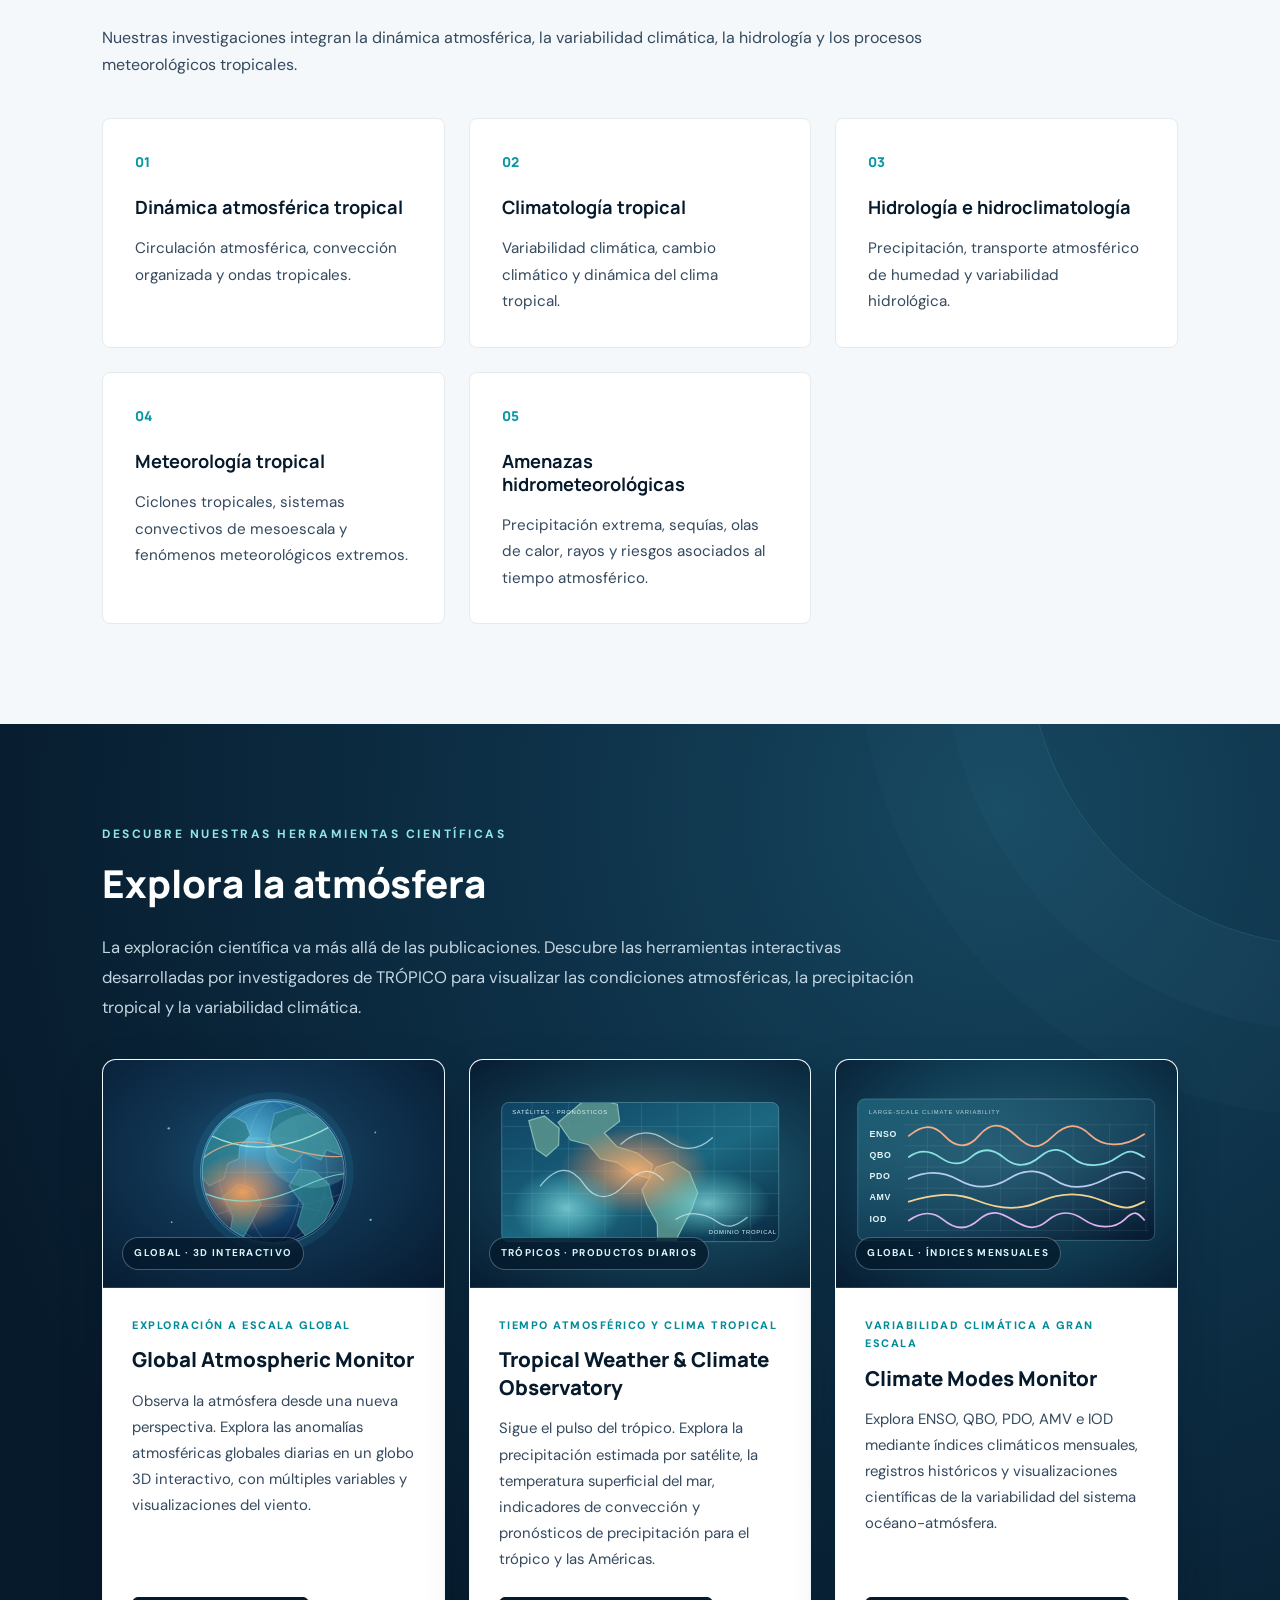
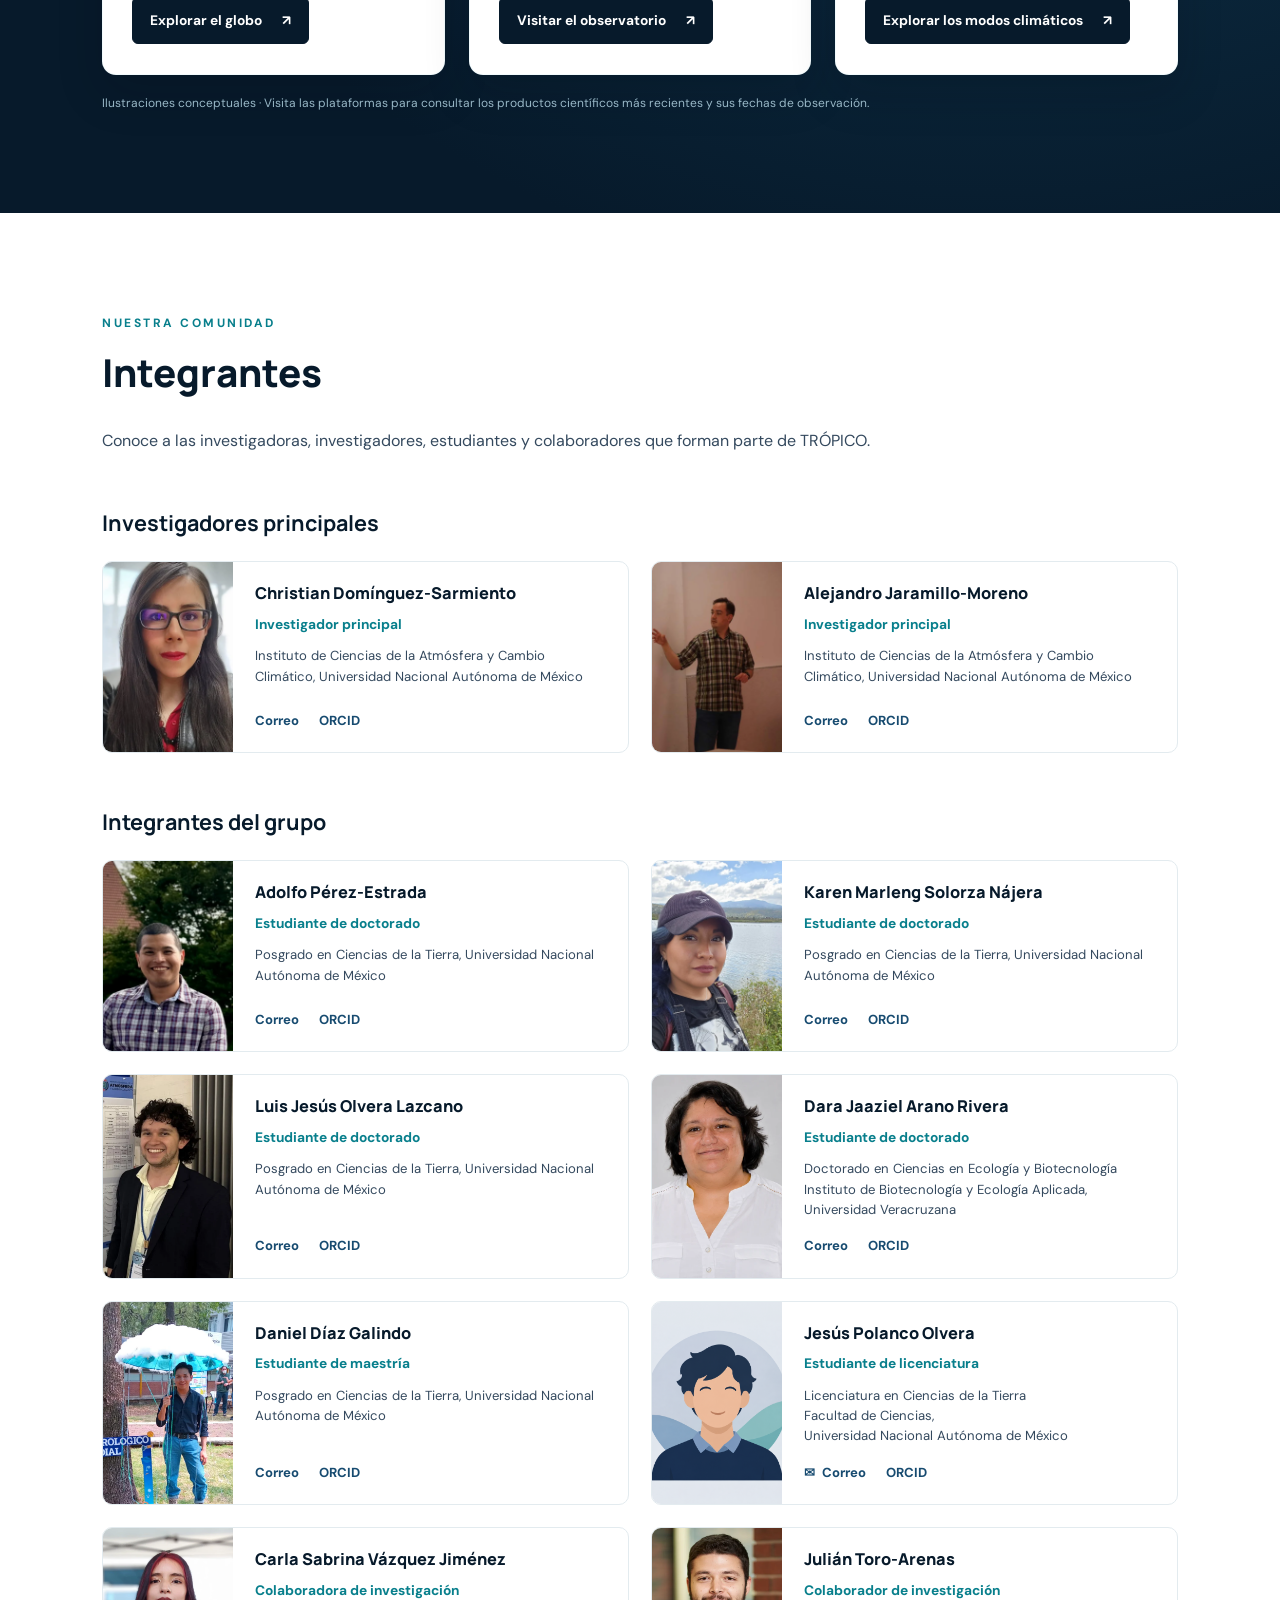
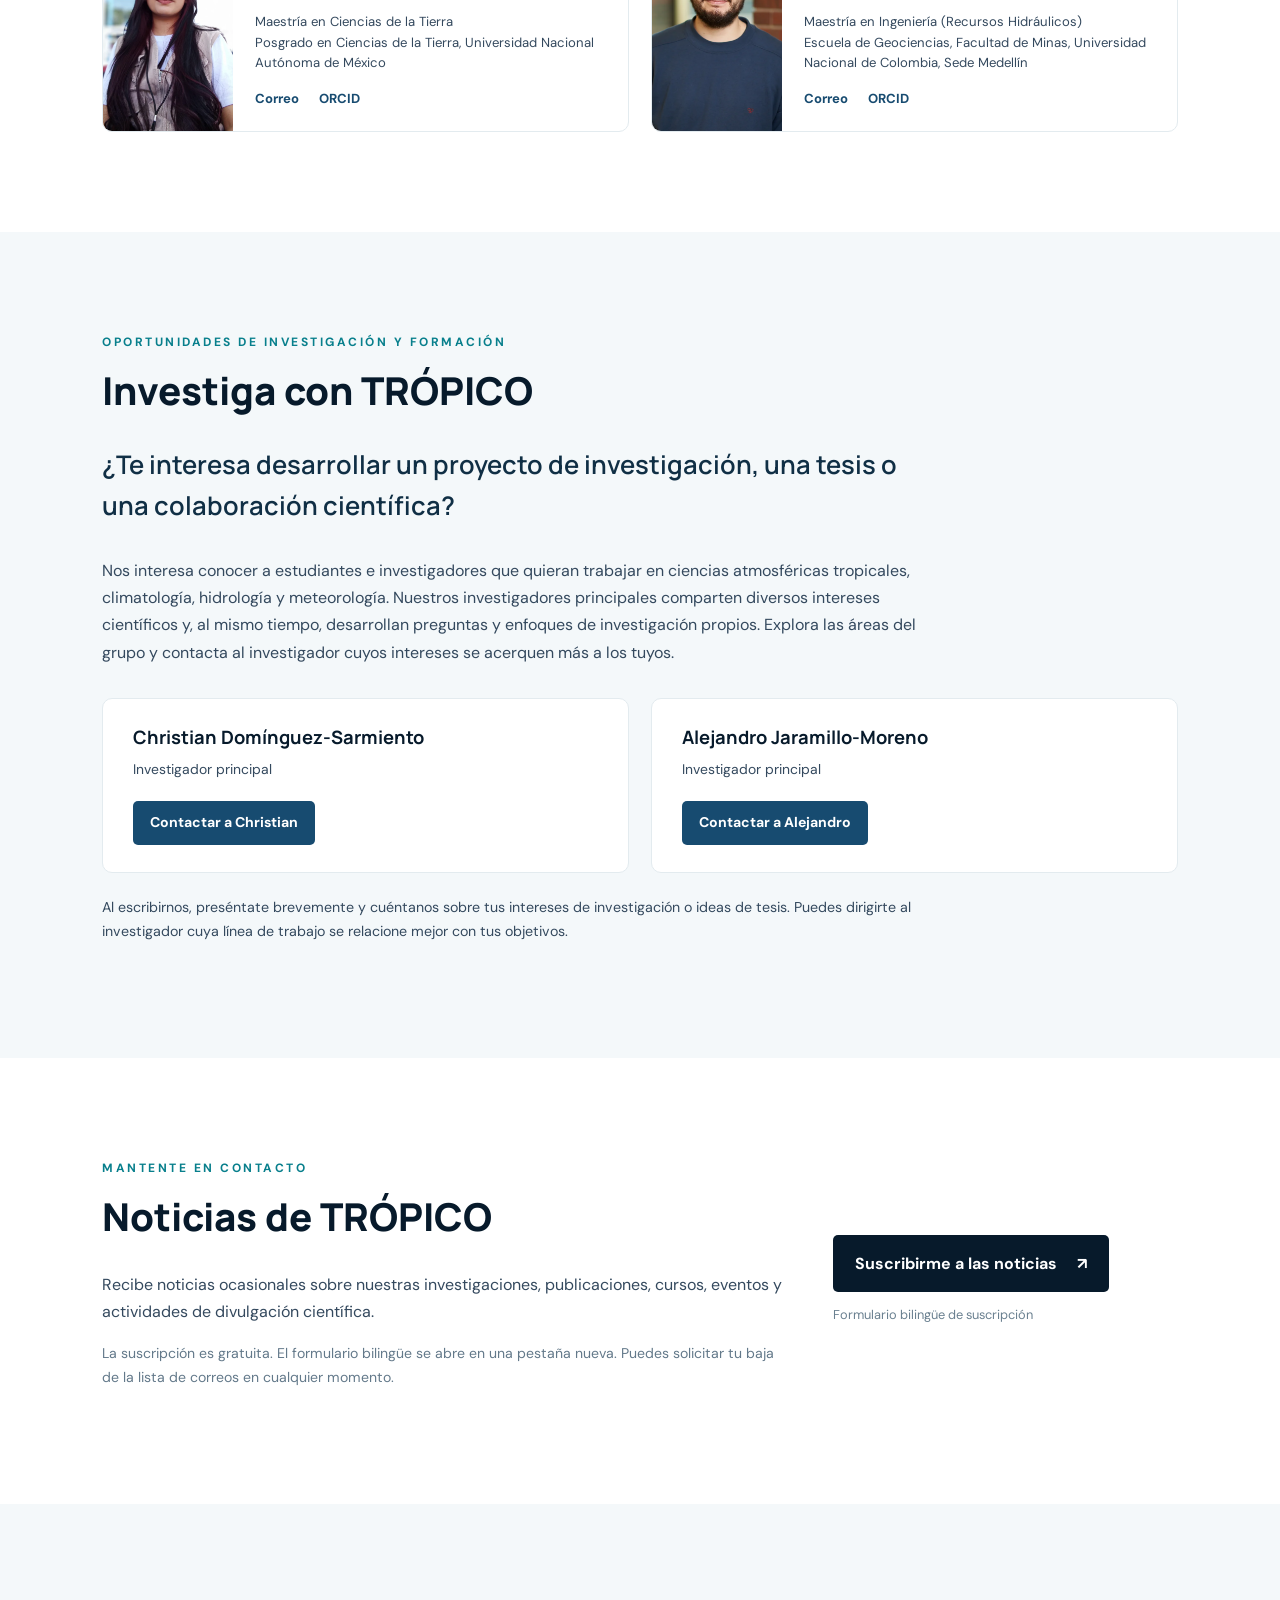
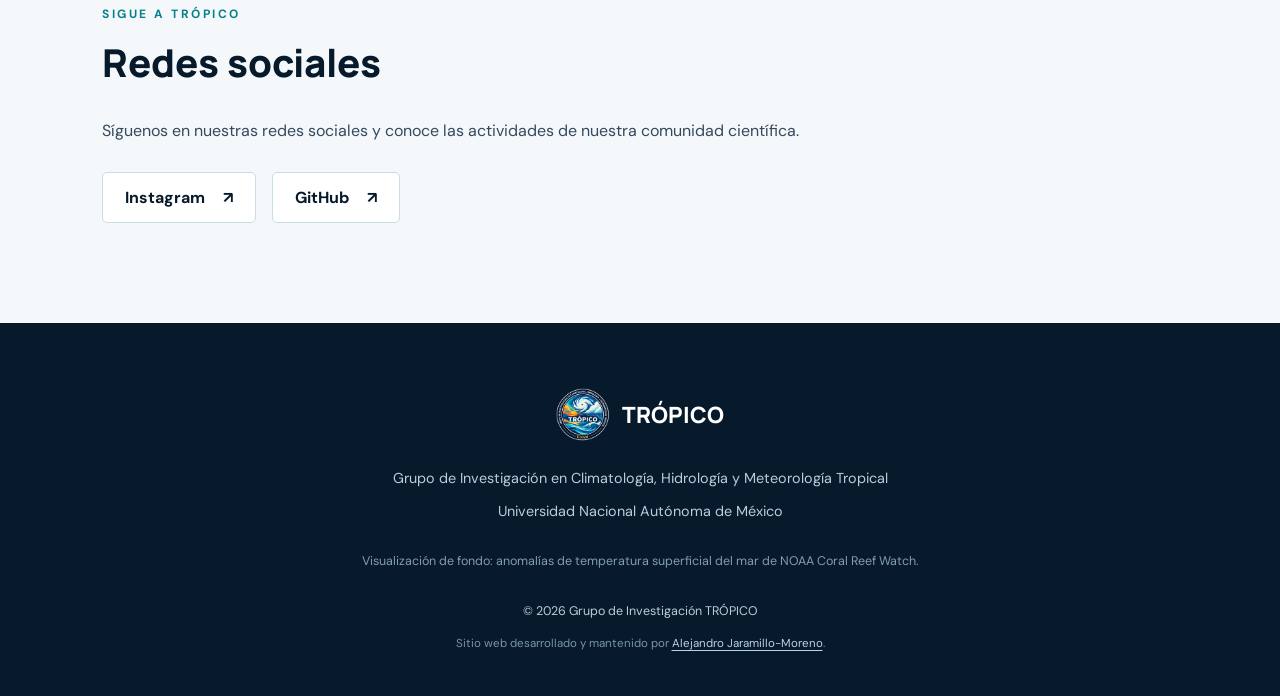
<file: es/index.html>
<!DOCTYPE html>
<html lang="es">

<head>
  <meta charset="UTF-8">
  <meta name="viewport" content="width=device-width, initial-scale=1.0">

  <meta name="description"
        content="TRÓPICO — Grupo de Investigación en Climatología, Hidrología y Meteorología Tropical.">

  <meta name="theme-color" content="#071a2b">

  <title>TRÓPICO | Investigación del Clima Tropical</title>

  <link rel="canonical" href="https://tropicoresearch.github.io/es/">
  <link rel="alternate" hreflang="en" href="https://tropicoresearch.github.io/">
  <link rel="alternate" hreflang="es" href="https://tropicoresearch.github.io/es/">
  <link rel="alternate" hreflang="x-default" href="https://tropicoresearch.github.io/">


  <link rel="icon"
        type="image/png"
        href="../assets/images/tropico_logo_es.png">

  <link rel="stylesheet" href="../assets/css/style.css">

  <!-- Climate Modes Monitor: self-contained platform card styles -->
  <style>
    .platform-art-modes {
      background: radial-gradient(ellipse at 53% 43%, #23576c 0%, #103d54 52%, #071b30 100%);
    }
    @media (min-width: 1100px) {
      .section-platforms .platform-grid {
        grid-template-columns: repeat(3, minmax(0, 1fr));
      }
    }
    @media (min-width: 701px) and (max-width: 1099px) {
      .section-platforms .platform-grid > .platform-card:nth-child(3) {
        grid-column: 1 / -1;
        width: calc(50% - 12px);
        justify-self: center;
      }
    }
    @media (max-width: 700px) {
      .section-platforms .platform-grid {
        grid-template-columns: 1fr;
      }
    }
  </style>

</head>

<body>

  <!-- =====================================
       Cabecera
       ===================================== -->

  <header class="site-header">

    <a class="brand" href="#home">
      <img src="../assets/images/tropico_logo_es.png"
           alt="Logotipo de TRÓPICO">
      <span>TRÓPICO</span>
    </a>

    <nav aria-label="Navegación principal">
      <a href="#about">Nosotros</a>
      <a href="#research">Investigación</a>
      <a href="#platforms">Plataformas</a>
      <a href="#people">Integrantes</a>
      <a href="#opportunities">Oportunidades</a>
      <a href="#newsletter">Suscríbete</a>
      <a href="#social">Redes sociales</a>
    </nav>

    <div class="language-switch" aria-label="Language / Idioma">
      <a href="../" lang="en" aria-label="English">EN</a>
      <span class="language-separator" aria-hidden="true">|</span>
      <a href="./" lang="es" aria-current="page" aria-label="Español">ES</a>
    </div>

  </header>


  <main>

    <!-- =====================================
         Portada — Fondo climático animado
         ===================================== -->

    <section class="hero" id="home">

      <video
        class="hero-video"
        autoplay
        muted
        loop
        playsinline
        preload="metadata"
        poster="../assets/climate/tropico_sst_poster.webp"
        aria-hidden="true">

        <source
          src="../assets/climate/tropico_sst_background.mp4"
          type="video/mp4">

      </video>

      <div class="hero-overlay"></div>

      <div class="hero-content">

        <p class="eyebrow">
          CIENCIAS DE LA ATMÓSFERA TROPICAL
        </p>

        <h1>
          Explorando la ciencia
          <span>del trópico</span>
        </h1>

        <p class="hero-description">
          Grupo de Investigación en Climatología, Hidrología y Meteorología Tropical
        </p>

        <a class="button-primary" href="#research">
          Conoce nuestras investigaciones
          <span aria-hidden="true">→</span>
        </a>

      </div>

      <a class="scroll-indicator"
         href="#about"
         aria-label="Desplazarse a la sección Nosotros">
        <span>DESLIZA PARA EXPLORAR</span>
        <span class="scroll-arrow" aria-hidden="true">↓</span>
      </a>

    </section>


    <!-- =====================================
         Nosotros
         ===================================== -->

    <section class="section" id="about">

      <div class="container">

        <p class="section-label">QUIÉNES SOMOS</p>

        <h2>Sobre TRÓPICO</h2>

        <p class="intro-text">
          Comprendemos los procesos físicos que determinan el tiempo atmosférico, el clima y la
          hidrología de las regiones tropicales.
        </p>

        <p>
          TRÓPICO es un grupo de investigación dedicado a ampliar nuestro conocimiento de los
          procesos atmosféricos, climáticos e hidrológicos del trópico.
        </p>

        <p>
          Investigamos los mecanismos físicos que gobiernan el tiempo atmosférico y el clima
          tropical, su variabilidad en distintas escalas espaciales y temporales, y sus
          implicaciones para los fenómenos meteorológicos extremos y las amenazas
          hidrometeorológicas.
        </p>

        <p>
          Promovemos la investigación científica, la colaboración académica, la formación de
          estudiantes y la divulgación de las ciencias atmosféricas y del clima tropical.
        </p>

      </div>

    </section>


    <!-- =====================================
         Investigación
         ===================================== -->

    <section class="section section-alt" id="research">

      <div class="container">

        <p class="section-label">QUÉ ESTUDIAMOS</p>

        <h2>Áreas de investigación</h2>

        <p class="section-description">
          Nuestras investigaciones integran la dinámica atmosférica, la variabilidad climática,
          la hidrología y los procesos meteorológicos tropicales.
        </p>

        <div class="research-grid">

          <article class="research-card">

            <span class="card-number">01</span>

            <h3>Dinámica atmosférica tropical</h3>

            <p>
              Circulación atmosférica, convección organizada y ondas tropicales.
            </p>

          </article>


          <article class="research-card">

            <span class="card-number">02</span>

            <h3>Climatología tropical</h3>

            <p>
              Variabilidad climática, cambio climático y dinámica del clima tropical.
            </p>

          </article>


          <article class="research-card">

            <span class="card-number">03</span>

            <h3>Hidrología e hidroclimatología</h3>

            <p>
              Precipitación, transporte atmosférico de humedad y variabilidad hidrológica.
            </p>

          </article>


          <article class="research-card">

            <span class="card-number">04</span>

            <h3>Meteorología tropical</h3>

            <p>
              Ciclones tropicales, sistemas convectivos de mesoescala y fenómenos meteorológicos extremos.
            </p>

          </article>


          <article class="research-card">

            <span class="card-number">05</span>

            <h3>Amenazas hidrometeorológicas</h3>

            <p>
              Precipitación extrema, sequías, olas de calor, rayos y riesgos asociados al tiempo atmosférico.
            </p>

          </article>

        </div>

      </div>

    </section>


    <!-- =====================================
         Plataformas científicas
         ===================================== -->

    <section class="section section-platforms" id="platforms" aria-labelledby="platforms-title">
      <div class="container">
        <p class="section-label">DESCUBRE NUESTRAS HERRAMIENTAS CIENTÍFICAS</p>
        <h2 id="platforms-title">Explora la atmósfera</h2>
        <p class="platforms-intro">
          La exploración científica va más allá de las publicaciones. Descubre las herramientas
          interactivas desarrolladas por investigadores de TRÓPICO para visualizar las
          condiciones atmosféricas, la precipitación tropical y la variabilidad climática.
        </p>

        <div class="platform-grid">
          <article class="platform-card">
            <div class="platform-art platform-art-global" aria-hidden="true">
              <svg class="platform-svg" viewBox="0 0 580 300" xmlns="http://www.w3.org/2000/svg">
                <defs>
                  <radialGradient id="globe-ocean" cx="36%" cy="28%" r="78%">
                    <stop offset="0" stop-color="#5bb7d7"/>
                    <stop offset="0.42" stop-color="#226e9b"/>
                    <stop offset="1" stop-color="#081c3d"/>
                  </radialGradient>
                  <radialGradient id="globe-warm" cx="50%" cy="50%" r="50%">
                    <stop offset="0" stop-color="#f9a25d" stop-opacity=".94"/>
                    <stop offset="1" stop-color="#ef8354" stop-opacity="0"/>
                  </radialGradient>
                  <clipPath id="globe-clip"><circle cx="290" cy="148" r="121"/></clipPath>
                </defs>
                <circle cx="290" cy="148" r="137" fill="#30a8d8" opacity=".11"/>
                <circle cx="290" cy="148" r="124" fill="url(#globe-ocean)" stroke="#94e3f1" stroke-opacity=".55"/>
                <g clip-path="url(#globe-clip)">
                  <g fill="none" stroke="#b7e5f1" stroke-width="1.1" opacity=".28">
                    <ellipse cx="290" cy="148" rx="48" ry="121"/>
                    <ellipse cx="290" cy="148" rx="92" ry="121"/>
                    <path d="M167 112 Q290 65 413 112 M168 183 Q290 230 412 183 M166 148 H414 M189 75 Q290 111 391 75 M189 221 Q290 185 391 221"/>
                  </g>
                  <path d="M199 58l24-5 20 11 8 21-18 18-2 22-18 8-7 26-25 12-29-33 13-33 9-10z M231 168l26 9 12 25-12 24-15 28-12 17-15-14 6-34-16-34z M292 48l42-14 23 19 35 6 38 36-18 26-31-11-10 17-29-12-17 17-27-14-15-29z M334 143l26 3 25 22 8 33-23 45-20 17-19-25 10-35-24-32z"
                    fill="#2c7d8a" opacity=".82" stroke="#a5dee8" stroke-opacity=".36" stroke-width="2"/>
                  <ellipse cx="238" cy="182" rx="91" ry="68" fill="url(#globe-warm)"/>
                  <ellipse cx="357" cy="111" rx="80" ry="64" fill="#84d8d8" opacity=".22"/>
                  <g fill="none" stroke-linecap="round" stroke-width="2" opacity=".8">
                    <path d="M155 138 Q212 77 307 105 T438 113" stroke="#f9b283"/>
                    <path d="M152 174 Q238 220 337 174 T456 171" stroke="#84e6dd"/>
                    <path d="M183 85 Q278 131 385 71" stroke="#b9f5e8"/>
                  </g>
                </g>
                <circle cx="290" cy="148" r="121" fill="none" stroke="#a6e6fa" stroke-opacity=".55" stroke-width="1.4"/>
                <g fill="#99ebf1" opacity=".72"><circle cx="112" cy="73" r="2"/><circle cx="456" cy="229" r="2"/><circle cx="464" cy="80" r="1.5"/><circle cx="117" cy="233" r="1.5"/></g>
              </svg>
              <span class="platform-visual-label">GLOBAL · 3D INTERACTIVO</span>
            </div>
            <div class="platform-content">
              <p class="platform-eyebrow">EXPLORACIÓN A ESCALA GLOBAL</p>
              <h3>Global Atmospheric Monitor</h3>
              <p>Observa la atmósfera desde una nueva perspectiva. Explora las anomalías atmosféricas globales diarias en un globo 3D interactivo, con múltiples variables y visualizaciones del viento.</p>
              <a class="platform-link" href="https://tropicoresearch.github.io/global-atmospheric-monitor/" target="_blank" rel="noopener noreferrer"
                 aria-label="Explorar Global Atmospheric Monitor en una pestaña nueva">Explorar el globo <span aria-hidden="true">↗</span></a>
            </div>
          </article>

          <article class="platform-card">
            <div class="platform-art platform-art-tropical" aria-hidden="true">
              <svg class="platform-svg" viewBox="0 0 580 300" xmlns="http://www.w3.org/2000/svg">
                <defs>
                  <linearGradient id="tropics-ocean" x1="0" y1="0" x2="1" y2="1">
                    <stop offset="0" stop-color="#0e4263"/>
                    <stop offset=".55" stop-color="#1c6881"/>
                    <stop offset="1" stop-color="#082840"/>
                  </linearGradient>
                  <radialGradient id="rain-a"><stop offset="0" stop-color="#fcb16f" stop-opacity=".9"/><stop offset="1" stop-color="#fa804d" stop-opacity="0"/></radialGradient>
                  <radialGradient id="rain-b"><stop offset="0" stop-color="#8bdde0" stop-opacity=".76"/><stop offset="1" stop-color="#5ad5d4" stop-opacity="0"/></radialGradient>
                  <clipPath id="tropics-clip"><rect x="55" y="30" width="470" height="235" rx="11"/></clipPath>
                </defs>
                <rect x="54" y="29" width="472" height="237" rx="12" fill="url(#tropics-ocean)" stroke="#8cc6d4" stroke-opacity=".65"/>
                <g clip-path="url(#tropics-clip)">
                  <g stroke="#a4d9e8" stroke-opacity=".23" stroke-width="1" fill="none">
                    <path d="M55 70H525 M55 108H525 M55 146H525 M55 184H525 M55 222H525 M106 30V265 M168 30V265 M230 30V265 M292 30V265 M354 30V265 M416 30V265 M478 30V265"/>
                  </g>
                  <path d="M201 20l50 12 4 29-26 20 21 23 35 11 26 20-6 23-23-6-32-21-28-6-20-24-31-8-21-30z M318 139l28-9 28 18 14 35-10 28-15 29-24 47-19-7-1-45-18-33-8-24z M100 60l27-8 25 21-1 29-21 19-17-12z"
                    fill="#5b958e" fill-opacity=".86" stroke="#afe1d0" stroke-opacity=".65" stroke-width="2"/>
                  <ellipse cx="281" cy="145" rx="128" ry="76" fill="url(#rain-a)"/>
                  <ellipse cx="405" cy="201" rx="107" ry="58" fill="url(#rain-b)"/>
                  <ellipse cx="165" cy="209" rx="93" ry="68" fill="url(#rain-b)"/>
                  <g fill="none" stroke="#dbfaff" stroke-width="2.2" stroke-linecap="round" opacity=".66">
                    <path d="M120 171c29-36 53-33 74-3s46 27 71 0 44-28 64-7"/>
                    <path d="M257 100c25-23 52-25 77-7s51 22 79-4"/>
                    <path d="M351 228c21-14 47-12 68 3s34 9 53-6"/>
                  </g>
                </g>
                <g fill="#d6f5f6" font-size="10" font-family="Arial, sans-serif" letter-spacing="1.2">
                  <text x="72" y="49">SATÉLITES · PRONÓSTICOS</text>
                  <text x="407" y="253">DOMINIO TROPICAL</text>
                </g>
              </svg>
              <span class="platform-visual-label">TRÓPICOS · PRODUCTOS DIARIOS</span>
            </div>
            <div class="platform-content">
              <p class="platform-eyebrow">TIEMPO ATMOSFÉRICO Y CLIMA TROPICAL</p>
              <h3>Tropical Weather &amp; Climate Observatory</h3>
              <p>Sigue el pulso del trópico. Explora la precipitación estimada por satélite, la temperatura superficial del mar, indicadores de convección y pronósticos de precipitación para el trópico y las Américas.</p>
              <a class="platform-link" href="https://tropicoresearch.github.io/tropical-observatory/" target="_blank" rel="noopener noreferrer"
                 aria-label="Explorar Tropical Weather & Climate Observatory en una pestaña nueva">Visitar el observatorio <span aria-hidden="true">↗</span></a>
            </div>
          </article>

          <!-- Climate Modes Monitor -->
          <article class="platform-card">
            <div class="platform-art platform-art-modes" aria-hidden="true">
              <svg class="platform-svg" viewBox="0 0 580 300" xmlns="http://www.w3.org/2000/svg" aria-hidden="true">
                <defs>
                  <linearGradient id="modes-ocean" x1="0" y1="0" x2="1" y2="1">
                    <stop offset="0" stop-color="#1b5c73"/>
                    <stop offset=".6" stop-color="#113b54"/>
                    <stop offset="1" stop-color="#071a30"/>
                  </linearGradient>
                  <radialGradient id="modes-light" cx="50%" cy="43%" r="68%">
                    <stop offset="0" stop-color="#68b3c7" stop-opacity=".25"/>
                    <stop offset="1" stop-color="#68b3c7" stop-opacity="0"/>
                  </radialGradient>
                  <clipPath id="modes-clip">
                    <rect x="37" y="23" width="506" height="241" rx="12"/>
                  </clipPath>
                </defs>
                <rect x="37" y="23" width="506" height="241" rx="12" fill="url(#modes-ocean)" stroke="#89c3d4" stroke-opacity=".55"/>
                <g clip-path="url(#modes-clip)">
                  <rect x="37" y="23" width="506" height="241" fill="url(#modes-light)"/>
                  <g fill="none" stroke="#b2dfeb" stroke-opacity=".16" stroke-width="1">
                    <path d="M117 67H533 M117 103H533 M117 139H533 M117 175H533 M117 211H533 M117 247H533"/>
                    <path d="M156 65V249 M218 65V249 M280 65V249 M342 65V249 M404 65V249 M466 65V249 M528 65V249"/>
                  </g>
                  <g fill="#e3f6f8" font-family="Arial,sans-serif" font-weight="bold" font-size="15" letter-spacing="1.1">
                    <text x="57" y="88">ENSO</text>
                    <text x="57" y="124">QBO</text>
                    <text x="57" y="160">PDO</text>
                    <text x="57" y="196">AMV</text>
                    <text x="57" y="232">IOD</text>
                  </g>
                  <g fill="none" stroke-width="3" stroke-linecap="round" stroke-linejoin="round">
                    <path d="M124 86 C147 67 166 65 185 86 S225 108 244 85 S283 63 307 86 S345 110 369 87 S412 64 433 84 S487 108 525 83" stroke="#f4ab86"/>
                    <path d="M124 122 C142 109 161 111 178 123 S213 137 230 122 S265 105 286 123 S328 138 348 121 S384 107 404 124 S457 139 480 122 S511 115 525 122" stroke="#88e1df"/>
                    <path d="M124 159 C153 145 181 145 209 161 S267 176 296 158 S348 144 373 161 S428 176 460 159 S501 145 525 159" stroke="#b6cbf0"/>
                    <path d="M124 198 C166 185 203 181 240 196 S314 213 347 198 S416 180 456 197 S503 209 525 198" stroke="#f4d392"/>
                    <path d="M124 230 C147 214 165 214 183 229 S222 248 243 229 S280 216 301 229 S339 249 361 230 S403 215 423 229 S473 246 492 228 S516 219 525 229" stroke="#ddb3ef"/>
                  </g>
                  <g fill="#d7f0f4" font-size="10" font-family="Arial,sans-serif" letter-spacing="1.5" opacity=".82">
                    <text x="56" y="48">LARGE-SCALE CLIMATE VARIABILITY</text>
                  </g>
                </g>
              </svg>
              <span class="platform-visual-label">GLOBAL · ÍNDICES MENSUALES</span>
            </div>
            <div class="platform-content">
              <p class="platform-eyebrow">VARIABILIDAD CLIMÁTICA A GRAN ESCALA</p>
              <h3>Climate Modes Monitor</h3>
              <p>Explora ENSO, QBO, PDO, AMV e IOD mediante índices climáticos mensuales, registros históricos y visualizaciones científicas de la variabilidad del sistema océano-atmósfera.</p>
              <a class="platform-link" href="https://tropicoresearch.github.io/climate-modes-monitor/" target="_blank" rel="noopener noreferrer"
                 aria-label="Explorar Climate Modes Monitor en una pestaña nueva">Explorar los modos climáticos <span aria-hidden="true">↗</span></a>
            </div>
          </article>
        </div>
        <p class="platform-disclaimer">Ilustraciones conceptuales · Visita las plataformas para consultar los productos científicos más recientes y sus fechas de observación.</p>
      </div>
    </section>


    <!-- =====================================
         Integrantes
         ===================================== -->

    <section class="section" id="people">

      <div class="container">

        <p class="section-label">NUESTRA COMUNIDAD</p>

        <h2>Integrantes</h2>

        <p class="section-description">
          Conoce a las investigadoras, investigadores, estudiantes y colaboradores que forman
          parte de TRÓPICO.
        </p>


        <!-- Investigadores principales -->

        <h3 class="people-heading">
          Investigadores principales
        </h3>

        <div class="people-grid">

          <!-- Christian -->

          <article class="person-card">

            <img
              src="../assets/images/people/christian_dominguez_sarmiento.webp"
              alt="Christian Domínguez-Sarmiento"
              class="person-photo"
              loading="lazy">

            <div class="person-info">

              <h4>Christian Domínguez-Sarmiento</h4>

              <p class="person-role">
                Investigador principal
              </p>

              <p class="person-affiliation">
                Instituto de Ciencias de la Atmósfera
                y Cambio Climático,
                Universidad Nacional Autónoma de México
              </p>

            
              <div class="person-links">
                <a href="mailto:dosach@atmosfera.unam.mx" aria-label="Enviar correo a Christian Domínguez-Sarmiento">Correo</a>
                <a href="https://orcid.org/0000-0002-2787-052X" target="_blank" rel="noopener noreferrer" aria-label="Perfil ORCID de Christian Domínguez-Sarmiento">ORCID</a>
              </div>
            </div>

          </article>


          <!-- Alejandro -->

          <article class="person-card">

            <img
              src="../assets/images/people/alejandro_jaramillo_moreno.webp"
              alt="Alejandro Jaramillo-Moreno"
              class="person-photo"
              loading="lazy">

            <div class="person-info">

              <h4>Alejandro Jaramillo-Moreno</h4>

              <p class="person-role">
                Investigador principal
              </p>

              <p class="person-affiliation">
                Instituto de Ciencias de la Atmósfera
                y Cambio Climático,
                Universidad Nacional Autónoma de México
              </p>

            
              <div class="person-links">
                <a href="mailto:ajaramillo@atmosfera.unam.mx" aria-label="Enviar correo a Alejandro Jaramillo-Moreno">Correo</a>
                <a href="https://orcid.org/0000-0002-4175-7726" target="_blank" rel="noopener noreferrer" aria-label="Perfil ORCID de Alejandro Jaramillo-Moreno">ORCID</a>
              </div>
            </div>

          </article>

        </div>


        <!-- Integrantes del grupo -->

        <h3 class="people-heading">
          Integrantes del grupo
        </h3>

        <div class="people-grid">

          <!-- Adolfo -->

          <article class="person-card">

            <img
              src="../assets/images/people/adolfo_perez_estrada.webp"
              alt="Adolfo Pérez-Estrada"
              class="person-photo"
              loading="lazy">

            <div class="person-info">

              <h4>Adolfo Pérez-Estrada</h4>

              <p class="person-role">
                Estudiante de doctorado
              </p>

              <p class="person-affiliation">
                Posgrado en Ciencias de la Tierra,
                Universidad Nacional Autónoma de México
              </p>

            
              <div class="person-links">
                <a href="mailto:apereze@atmosfera.unam.mx" aria-label="Enviar correo a Adolfo Pérez-Estrada">Correo</a>
                <a href="https://orcid.org/0000-0001-7360-0291" target="_blank" rel="noopener noreferrer" aria-label="Perfil ORCID de Adolfo Pérez-Estrada">ORCID</a>
              </div>
            </div>

          </article>

          <!-- Karen -->

          <article class="person-card">

            <img
              src="../assets/images/people/karen_marleng_solorza_najera.webp"
              alt="Karen Marleng Solorza Nájera"
              class="person-photo"
              loading="lazy">

            <div class="person-info">

              <h4>Karen Marleng Solorza Nájera</h4>

              <p class="person-role">Estudiante de doctorado</p>

              <p class="person-affiliation">
                Posgrado en Ciencias de la Tierra,
                Universidad Nacional Autónoma de México
              </p>

            
              <div class="person-links">
                <a href="mailto:marlengsolorza@gmail.com" aria-label="Enviar correo a Karen Marleng Solorza Nájera">Correo</a>
                <a href="https://orcid.org/0009-0005-0296-3198" target="_blank" rel="noopener noreferrer" aria-label="Perfil ORCID de Karen Marleng Solorza Nájera">ORCID</a>
              </div>
            </div>

          </article>


          <!-- Luis -->

          <article class="person-card">

            <img
              src="../assets/images/people/luis_jesus_olvera_lazcano.webp"
              alt="Luis Jesús Olvera Lazcano"
              class="person-photo"
              loading="lazy">

            <div class="person-info">

              <h4>Luis Jesús Olvera Lazcano</h4>

              <p class="person-role">
                Estudiante de doctorado
              </p>

              <p class="person-affiliation">
                Posgrado en Ciencias de la Tierra,
                Universidad Nacional Autónoma de México
              </p>
              <div class="person-links">
                <a href="mailto:lazjeluis@atmosfera.unam.mx" aria-label="Enviar correo a Luis Jesús Olvera Lazcano">Correo</a>
                <a href="https://orcid.org/0000-0003-3895-8292" target="_blank" rel="noopener noreferrer" aria-label="Perfil ORCID de Luis Jesús Olvera Lazcano">ORCID</a>
              </div>
            </div>

          </article>


          <!-- Dara -->

          <article class="person-card">

            <img
              src="../assets/images/people/dara_jaaziel_arano_rivera.webp"
              alt="Dara Jaaziel Arano Rivera"
              class="person-photo"
              loading="lazy">

            <div class="person-info">

              <h4>Dara Jaaziel Arano Rivera</h4>

              <p class="person-role">Estudiante de doctorado</p>

              <p class="person-affiliation">
                Doctorado en Ciencias en Ecología y Biotecnología<br>
                Instituto de Biotecnología y Ecología Aplicada,<br>
                Universidad Veracruzana
              </p>

              <div class="person-links">
                <a href="mailto:djarivera@gmail.com" aria-label="Enviar correo a Dara Jaaziel Arano Rivera">Correo</a>
                <a href="https://orcid.org/0009-0001-9014-765X" target="_blank" rel="noopener noreferrer" aria-label="Perfil ORCID de Dara Jaaziel Arano Rivera">ORCID</a>
              </div>

            </div>

          </article>


          <!-- Daniel -->

          <article class="person-card">

            <img
              src="../assets/images/people/daniel_diaz_galindo.webp"
              alt="Daniel Díaz Galindo"
              class="person-photo"
              loading="lazy">

            <div class="person-info">

              <h4>Daniel Díaz Galindo</h4>

              <p class="person-role">Estudiante de maestría</p>

              <p class="person-affiliation">
                Posgrado en Ciencias de la Tierra,
                Universidad Nacional Autónoma de México
              </p>

            
              <div class="person-links">
                <a href="mailto:diazgalindoatm@gmail.com" aria-label="Enviar correo a Daniel Díaz Galindo">Correo</a>
                <a href="https://orcid.org/0009-0009-2619-1427" target="_blank" rel="noopener noreferrer" aria-label="Perfil ORCID de Daniel Díaz Galindo">ORCID</a>
              </div>
            </div>

          </article>
          
          <article class="person-card">

            <img
              src="../assets/images/people/profile_placeholder_generic.webp"
              alt="Ilustración genérica de perfil para Jesús Polanco Olvera"
              class="person-photo"
              loading="lazy">

            <div class="person-info">

              <h4>Jesús Polanco Olvera</h4>

              <p class="person-role">
                Estudiante de licenciatura
              </p>

              <p class="person-affiliation">
                Licenciatura en Ciencias de la Tierra<br>
                Facultad de Ciencias,<br>
                Universidad Nacional Autónoma de México
              </p>

              <div class="person-links">
                <a class="person-email"
                  href="mailto:jpolancoolvera@gmail.com">
                  <span aria-hidden="true">✉</span>
                  Correo
                </a>

                <a class="person-orcid"
                  href="https://orcid.org/0009-0001-8697-7220"
                  target="_blank"
                  rel="noopener noreferrer">
                  ORCID
                </a>
              </div>

            </div>

          </article>


          <!-- Carla -->

          <article class="person-card">

            <img
              src="../assets/images/people/carla_sabrina_vazquez_jimenez.webp"
              alt="Carla Sabrina Vázquez Jiménez"
              class="person-photo"
              loading="lazy">

            <div class="person-info">

              <h4>Carla Sabrina Vázquez Jiménez</h4>

              <p class="person-role">
                Colaboradora de investigación
              </p>

              <p class="person-affiliation">
                Maestría en Ciencias de la Tierra<br>
                Posgrado en Ciencias de la Tierra,
                Universidad Nacional Autónoma de México
              </p>

            
              <div class="person-links">
                <a href="mailto:carla.svj98@gmail.com" aria-label="Enviar correo a Carla Sabrina Vázquez Jiménez">Correo</a>
                <a href="https://orcid.org/0009-0006-9803-2159" target="_blank" rel="noopener noreferrer" aria-label="Perfil ORCID de Carla Sabrina Vázquez Jiménez">ORCID</a>
              </div>
            </div>

          </article>

          <!-- Julian -->

          <article class="person-card">

            <img
              src="../assets/images/people/julian_toro_arenas.webp"
              alt="Julián Toro-Arenas"
              class="person-photo"
              loading="lazy">

            <div class="person-info">

              <h4>Julián Toro-Arenas</h4>

              <p class="person-role">
                Colaborador de investigación
              </p>

              <p class="person-affiliation">
                Maestría en Ingeniería (Recursos Hidráulicos)<br>
                Escuela de Geociencias,
                Facultad de Minas,
                Universidad Nacional de Colombia,
                Sede Medellín
              </p>

              <div class="person-links">
                <a href="mailto:jutoroar@unal.edu.co" aria-label="Enviar correo a Julián Toro-Arenas">Correo</a>
                <a href="https://orcid.org/0009-0008-9585-6608" target="_blank" rel="noopener noreferrer" aria-label="Perfil ORCID de Julián Toro-Arenas">ORCID</a>
              </div>

            </div>

          </article>

        </div>

      </div>

    </section>


    <!-- =====================================
         Oportunidades de investigación
         ===================================== -->

    <section class="section section-alt" id="opportunities">
      <div class="container">
        <p class="section-label">OPORTUNIDADES DE INVESTIGACIÓN Y FORMACIÓN</p>
        <h2>Investiga con TRÓPICO</h2>
        <p class="intro-text">¿Te interesa desarrollar un proyecto de investigación, una tesis o una colaboración científica?</p>
        <p>
          Nos interesa conocer a estudiantes e investigadores que quieran trabajar en ciencias
          atmosféricas tropicales, climatología, hidrología y meteorología. Nuestros
          investigadores principales comparten diversos intereses científicos y, al mismo
          tiempo, desarrollan preguntas y enfoques de investigación propios. Explora las áreas
          del grupo y contacta al investigador cuyos intereses se acerquen más a los tuyos.
        </p>
        <div class="opportunity-grid">
          <div class="opportunity-card">
            <h3>Christian Domínguez-Sarmiento</h3>
            <p>Investigador principal</p>
            <a href="mailto:dosach@atmosfera.unam.mx?subject=Research%20or%20Thesis%20Inquiry%20-%20TR%C3%93PICO">Contactar a Christian</a>
          </div>
          <div class="opportunity-card">
            <h3>Alejandro Jaramillo-Moreno</h3>
            <p>Investigador principal</p>
            <a href="mailto:ajaramillo@atmosfera.unam.mx?subject=Research%20or%20Thesis%20Inquiry%20-%20TR%C3%93PICO">Contactar a Alejandro</a>
          </div>
        </div>
        <p class="opportunity-note">Al escribirnos, preséntate brevemente y cuéntanos sobre tus intereses de investigación o ideas de tesis. Puedes dirigirte al investigador cuya línea de trabajo se relacione mejor con tus objetivos.</p>
      </div>
    </section>

    <!-- =====================================
         Boletín de noticias
         ===================================== -->

    <section class="section" id="newsletter">
      <div class="container newsletter-layout">
        <div>
          <p class="section-label">MANTENTE EN CONTACTO</p>
          <h2>Noticias de TRÓPICO</h2>
          <p>Recibe noticias ocasionales sobre nuestras investigaciones, publicaciones, cursos,
             eventos y actividades de divulgación científica.</p>
          <p class="newsletter-note">La suscripción es gratuita. El formulario bilingüe se abre en una pestaña nueva.
             Puedes solicitar tu baja de la lista de correos en cualquier momento.</p>
        </div>
        <div class="newsletter-action">
          <a class="newsletter-button" href="https://docs.google.com/forms/d/e/1FAIpQLScD6n3wcDXV9c7HJIzz0Wleb5aOzS899x1WpjXOVlIoqJsWCQ/viewform"
             target="_blank" rel="noopener noreferrer">Suscribirme a las noticias <span aria-hidden="true">↗</span></a>
          <span>Formulario bilingüe de suscripción</span>
        </div>
      </div>
    </section>


    <!-- =====================================
         Redes sociales
         ===================================== -->

    <section class="section section-alt" id="social">
      <div class="container social-section">
        <p class="section-label">SIGUE A TRÓPICO</p>
        <h2>Redes sociales</h2>
        <p class="section-description">Síguenos en nuestras redes sociales y conoce las actividades de nuestra comunidad científica.</p>
        <div class="social-links">
          <a href="https://www.instagram.com/tropicoresearch/"
             target="_blank" rel="noopener noreferrer">Instagram <span aria-hidden="true">↗</span></a>
          <a href="https://github.com/tropicoresearch"
             target="_blank" rel="noopener noreferrer">GitHub <span aria-hidden="true">↗</span></a>
        </div>
      </div>
    </section>

  </main>


  <!-- =====================================
       Pie de página
       ===================================== -->

  <footer class="site-footer">

    <div class="footer-content">

      <div class="footer-brand">

        <img src="../assets/images/tropico_logo_es.png"
             alt="Logotipo de TRÓPICO">

        <span>TRÓPICO</span>

      </div>

      <p>
        Grupo de Investigación en Climatología, Hidrología y Meteorología Tropical
      </p>

      <p>
        Universidad Nacional Autónoma de México
      </p>

      <p class="footer-credit">
        Visualización de fondo: anomalías de temperatura superficial del mar de NOAA Coral Reef Watch.
      </p>

      <p class="copyright">
        © <span id="year"></span> Grupo de Investigación TRÓPICO
      </p>

      <p class="footer-maintainer">
        Sitio web desarrollado y mantenido por
        <a href="https://ajaramillomoreno.github.io/" target="_blank" rel="noopener noreferrer">Alejandro Jaramillo-Moreno</a>.
      </p>

    </div>

  </footer>

  <script src="../js/main.js"></script>

</body>
</html>
</file>
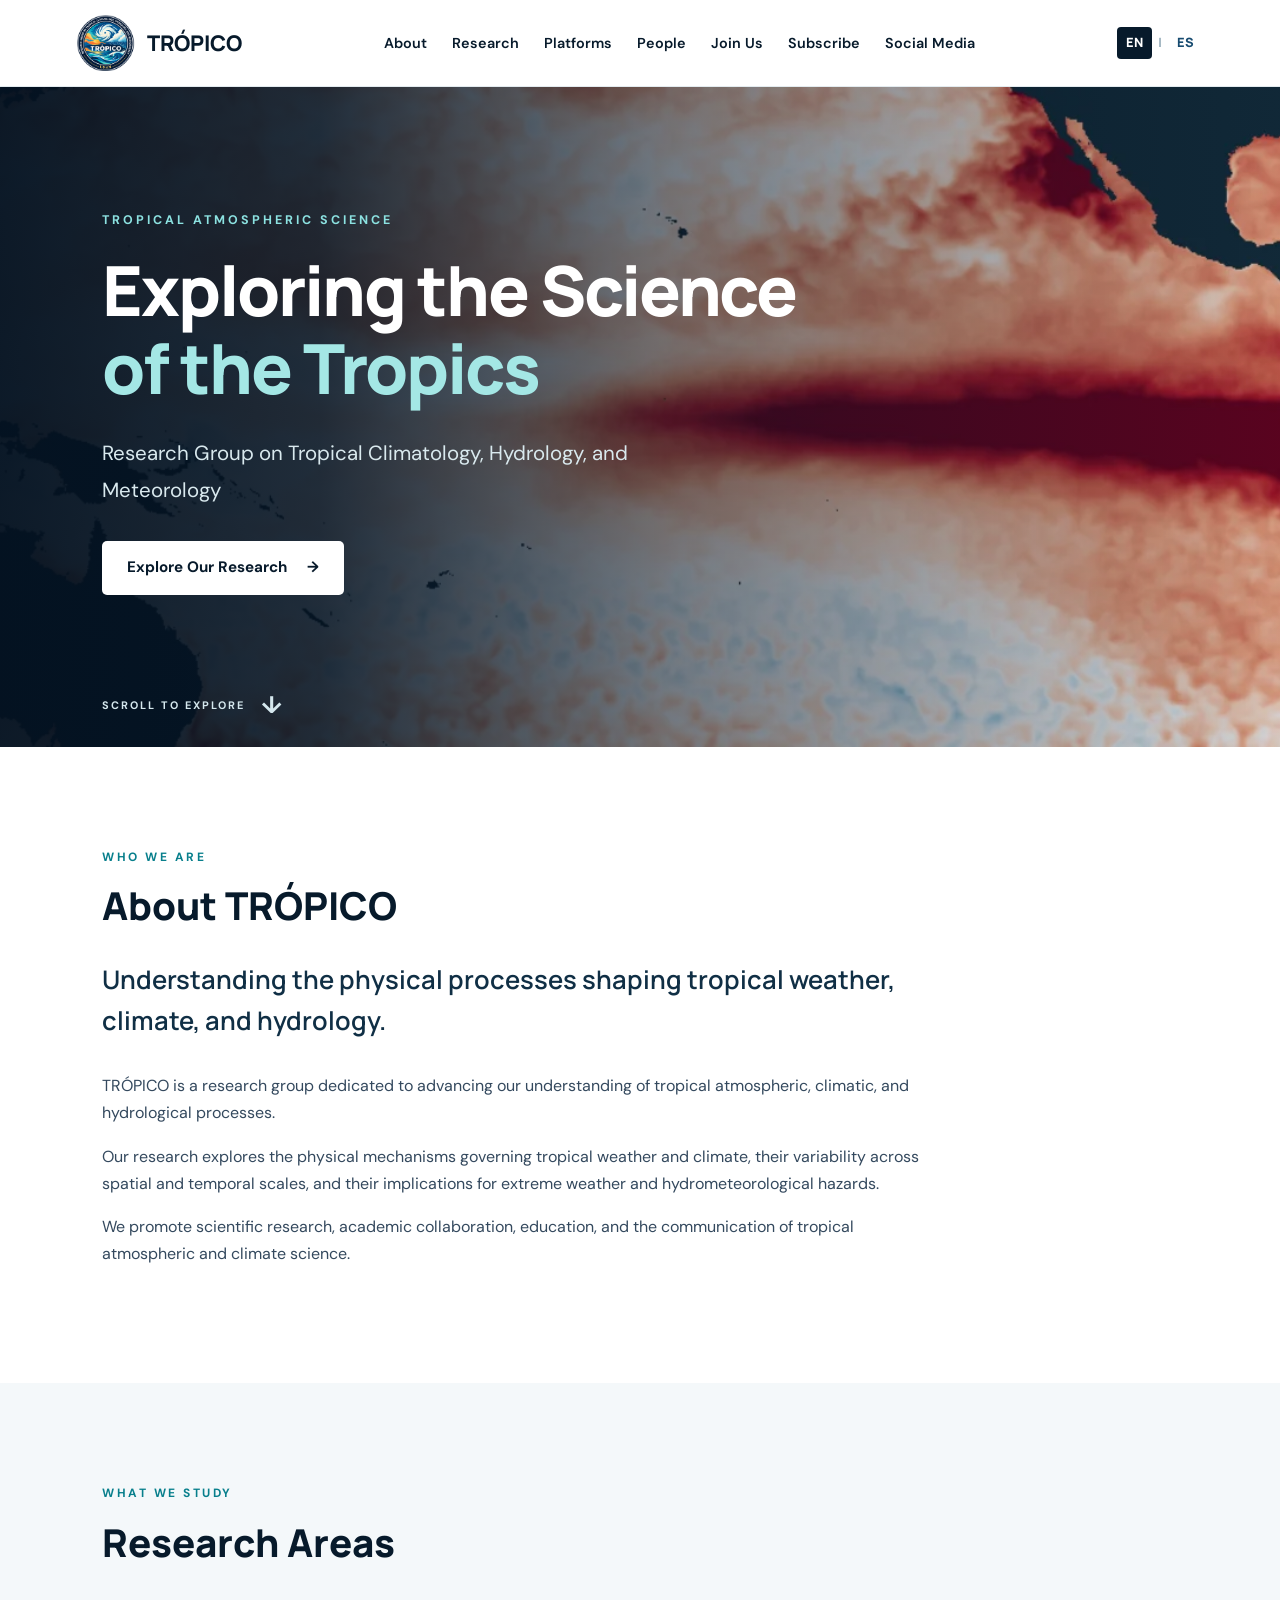
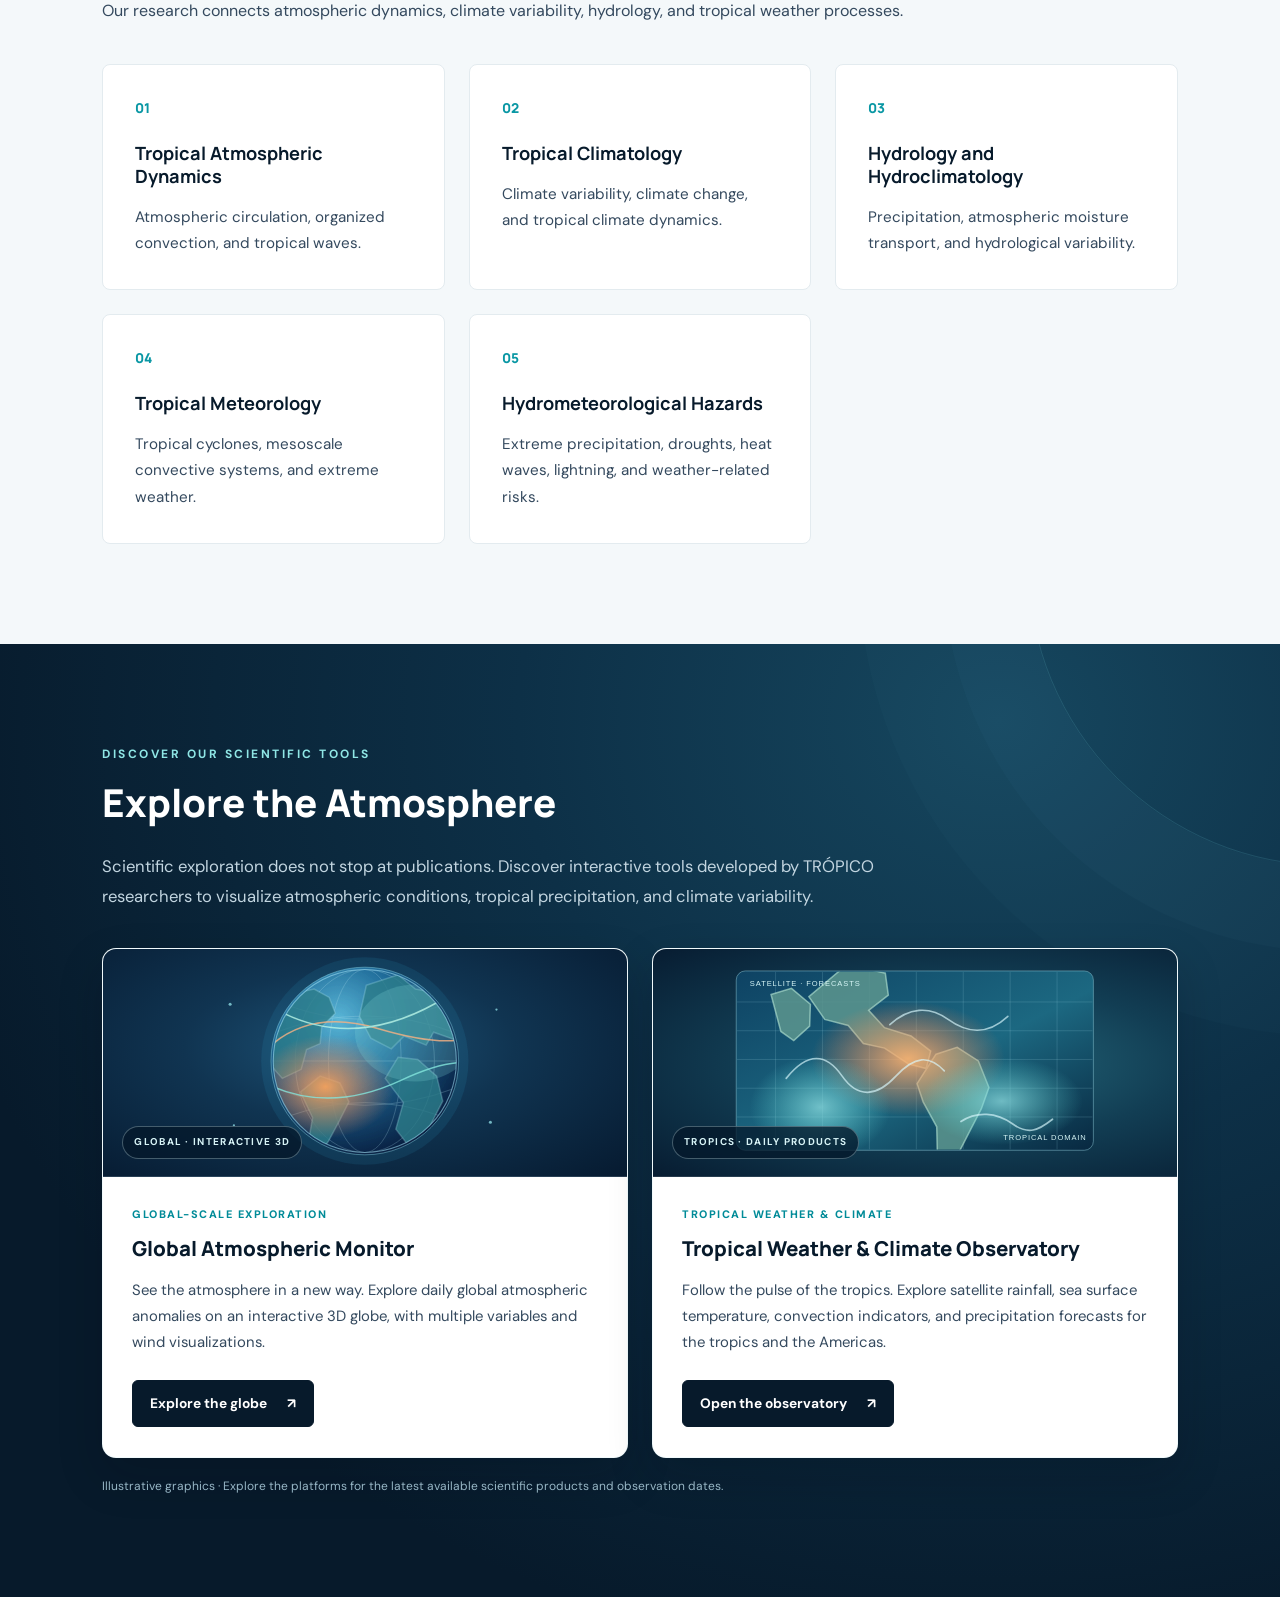
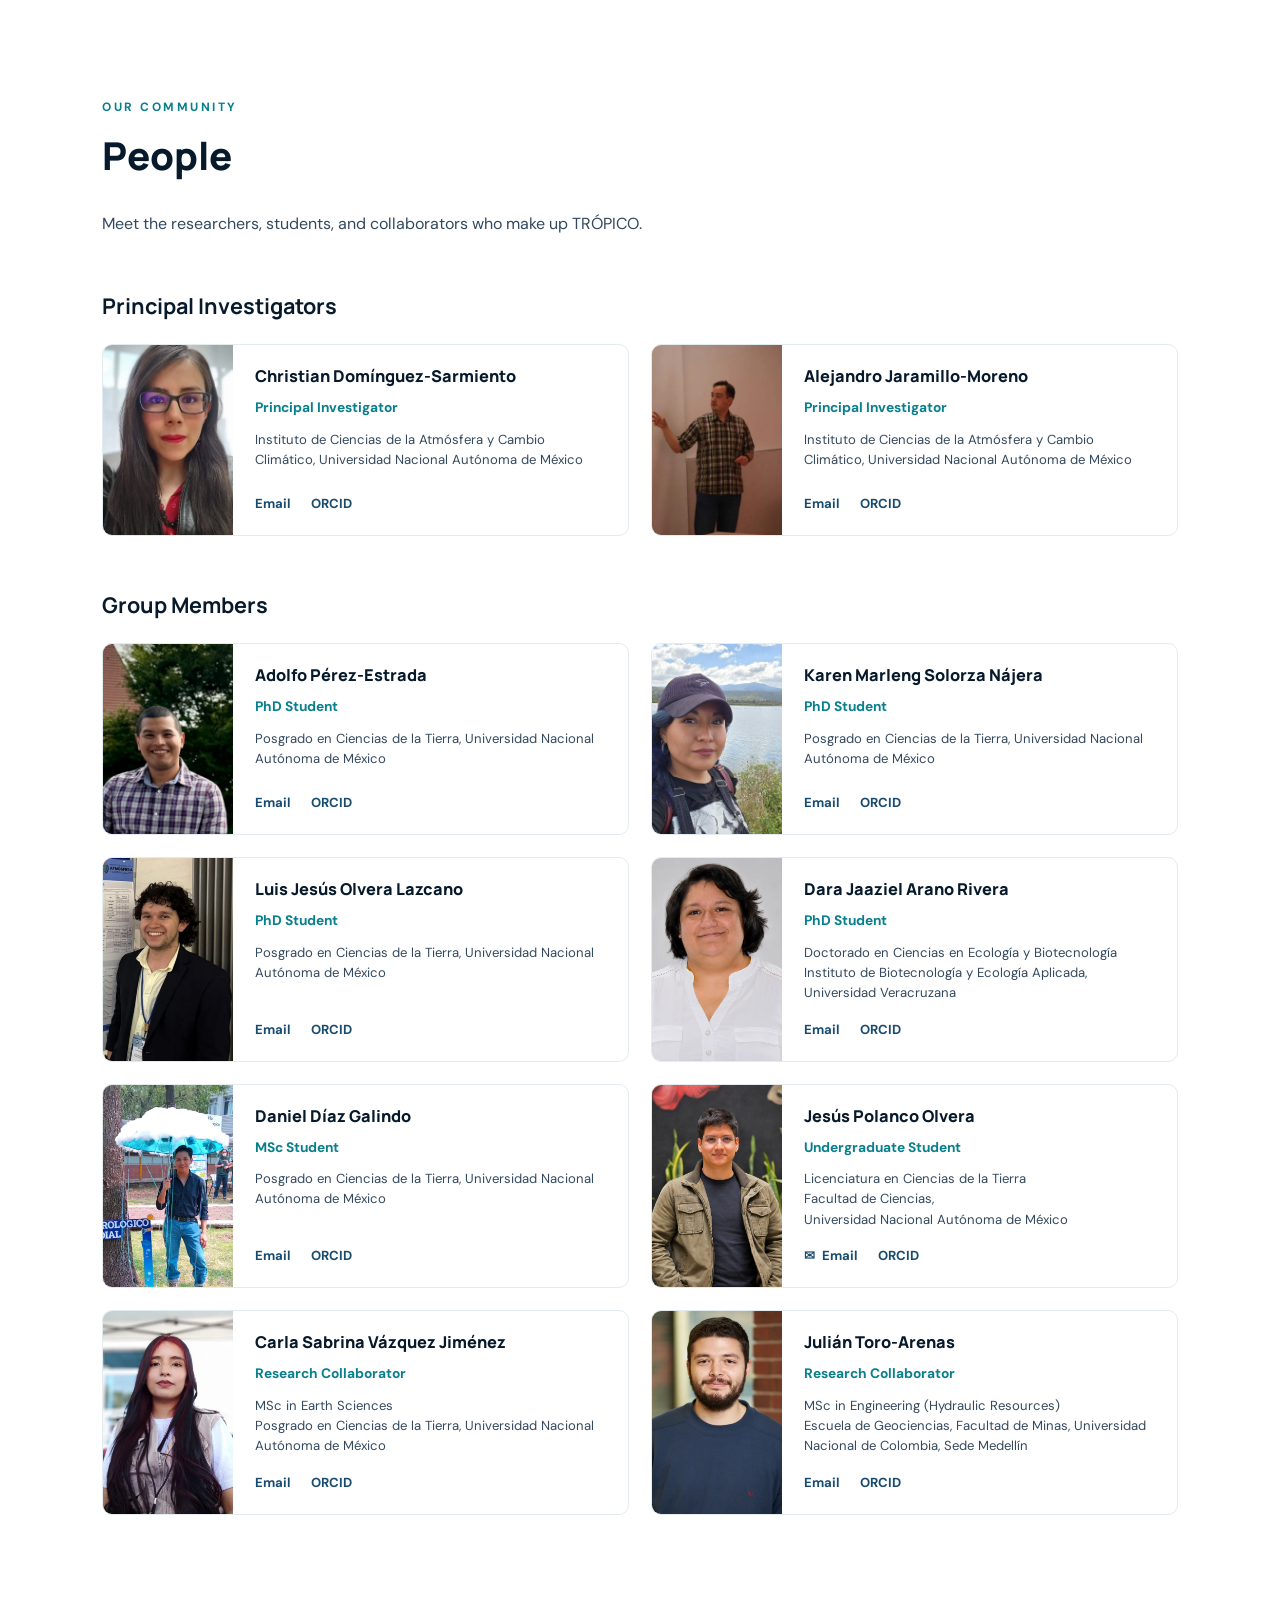
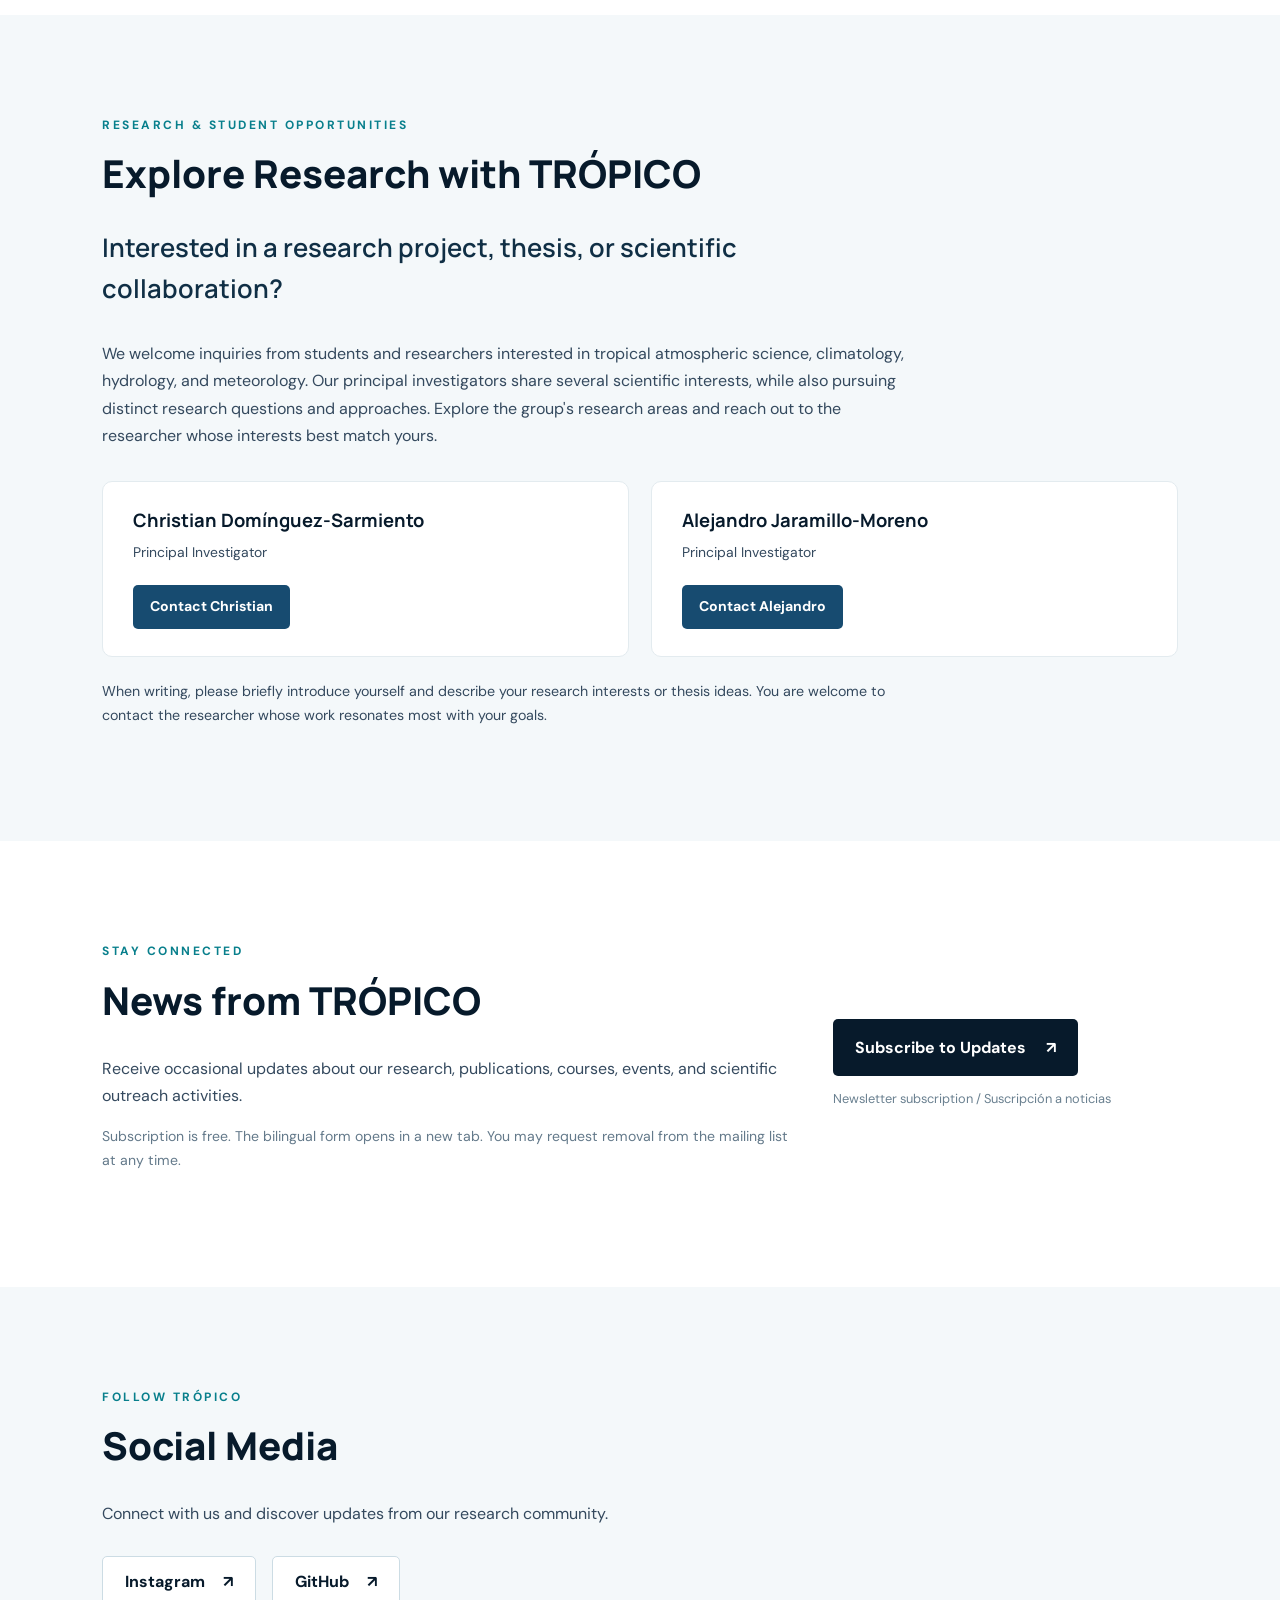
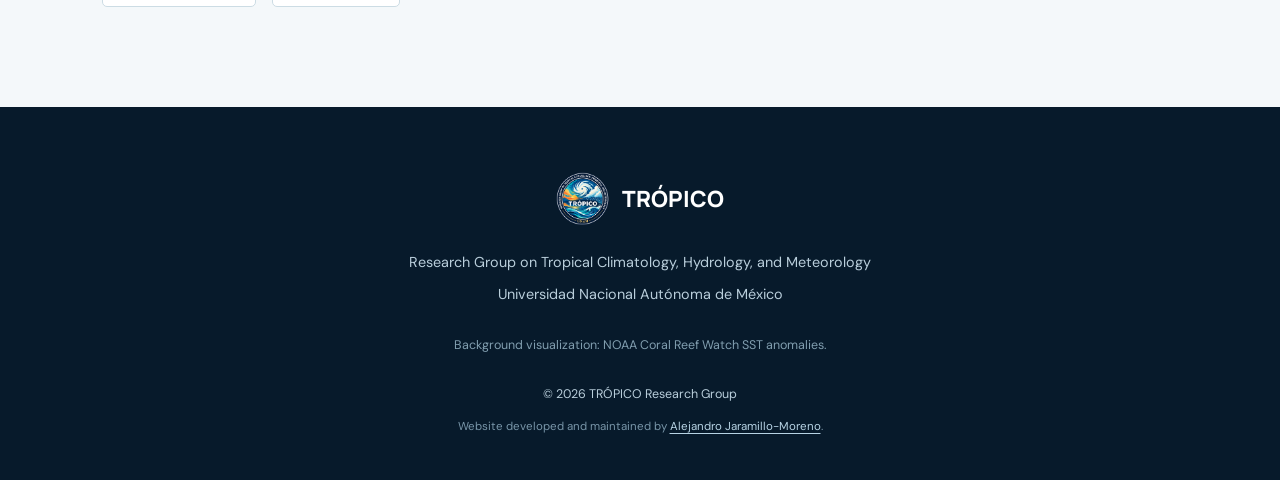
<file: index_old.html>
<!DOCTYPE html>
<html lang="en">

<head>
  <meta charset="UTF-8">
  <meta name="viewport" content="width=device-width, initial-scale=1.0">

  <meta name="description"
        content="TRÓPICO — Research Group on Tropical Climatology, Hydrology, and Meteorology.">

  <meta name="theme-color" content="#071a2b">

  <title>TRÓPICO | Tropical Climate Research</title>

  <link rel="canonical" href="https://tropicoresearch.github.io/">
  <link rel="alternate" hreflang="en" href="https://tropicoresearch.github.io/">
  <link rel="alternate" hreflang="es" href="https://tropicoresearch.github.io/es/">
  <link rel="alternate" hreflang="x-default" href="https://tropicoresearch.github.io/">


  <link rel="icon"
        type="image/png"
        href="assets/images/tropico_logo.png">

  <link rel="stylesheet" href="assets/css/style.css">
</head>

<body>

  <!-- =====================================
       Header
       ===================================== -->

  <header class="site-header">

    <a class="brand" href="#home">
      <img src="assets/images/tropico_logo.png"
           alt="TRÓPICO logo">
      <span>TRÓPICO</span>
    </a>

    <nav aria-label="Main navigation">
      <a href="#about">About</a>
      <a href="#research">Research</a>
      <a href="#platforms">Platforms</a>
      <a href="#people">People</a>
      <a href="#opportunities">Join Us</a>
      <a href="#newsletter">Subscribe</a>
      <a href="#social">Social Media</a>
    </nav>

    <div class="language-switch" aria-label="Language / Idioma">
      <a href="./" lang="en" aria-current="page" aria-label="English">EN</a>
      <span class="language-separator" aria-hidden="true">|</span>
      <a href="es/" lang="es" aria-label="Español">ES</a>
    </div>

  </header>


  <main>

    <!-- =====================================
         Hero — Animated Climate Background
         ===================================== -->

    <section class="hero" id="home">

      <video
        class="hero-video"
        autoplay
        muted
        loop
        playsinline
        preload="metadata"
        poster="assets/climate/tropico_sst_poster.webp"
        aria-hidden="true">

        <source
          src="assets/climate/tropico_sst_background.mp4"
          type="video/mp4">

      </video>

      <div class="hero-overlay"></div>

      <div class="hero-content">

        <p class="eyebrow">
          TROPICAL ATMOSPHERIC SCIENCE
        </p>

        <h1>
          Exploring the Science
          <span>of the Tropics</span>
        </h1>

        <p class="hero-description">
          Research Group on Tropical Climatology,
          Hydrology, and Meteorology
        </p>

        <a class="button-primary" href="#research">
          Explore Our Research
          <span aria-hidden="true">→</span>
        </a>

      </div>

      <a class="scroll-indicator"
         href="#about"
         aria-label="Scroll to About section">
        <span>SCROLL TO EXPLORE</span>
        <span class="scroll-arrow" aria-hidden="true">↓</span>
      </a>

    </section>


    <!-- =====================================
         About
         ===================================== -->

    <section class="section" id="about">

      <div class="container">

        <p class="section-label">WHO WE ARE</p>

        <h2>About TRÓPICO</h2>

        <p class="intro-text">
          Understanding the physical processes
          shaping tropical weather, climate,
          and hydrology.
        </p>

        <p>
          TRÓPICO is a research group dedicated to
          advancing our understanding of tropical
          atmospheric, climatic, and hydrological
          processes.
        </p>

        <p>
          Our research explores the physical mechanisms
          governing tropical weather and climate,
          their variability across spatial and temporal
          scales, and their implications for extreme
          weather and hydrometeorological hazards.
        </p>

        <p>
          We promote scientific research, academic
          collaboration, education, and the communication
          of tropical atmospheric and climate science.
        </p>

      </div>

    </section>


    <!-- =====================================
         Research
         ===================================== -->

    <section class="section section-alt" id="research">

      <div class="container">

        <p class="section-label">WHAT WE STUDY</p>

        <h2>Research Areas</h2>

        <p class="section-description">
          Our research connects atmospheric dynamics,
          climate variability, hydrology, and tropical
          weather processes.
        </p>

        <div class="research-grid">

          <article class="research-card">

            <span class="card-number">01</span>

            <h3>Tropical Atmospheric Dynamics</h3>

            <p>
              Atmospheric circulation, organized
              convection, and tropical waves.
            </p>

          </article>


          <article class="research-card">

            <span class="card-number">02</span>

            <h3>Tropical Climatology</h3>

            <p>
              Climate variability, climate change,
              and tropical climate dynamics.
            </p>

          </article>


          <article class="research-card">

            <span class="card-number">03</span>

            <h3>Hydrology and Hydroclimatology</h3>

            <p>
              Precipitation, atmospheric moisture
              transport, and hydrological variability.
            </p>

          </article>


          <article class="research-card">

            <span class="card-number">04</span>

            <h3>Tropical Meteorology</h3>

            <p>
              Tropical cyclones, mesoscale convective
              systems, and extreme weather.
            </p>

          </article>


          <article class="research-card">

            <span class="card-number">05</span>

            <h3>Hydrometeorological Hazards</h3>

            <p>
              Extreme precipitation, droughts,
              heat waves, lightning, and
              weather-related risks.
            </p>

          </article>

        </div>

      </div>

    </section>


    <!-- =====================================
         Scientific Platforms
         ===================================== -->

    <section class="section section-platforms" id="platforms" aria-labelledby="platforms-title">
      <div class="container">
        <p class="section-label">DISCOVER OUR SCIENTIFIC TOOLS</p>
        <h2 id="platforms-title">Explore the Atmosphere</h2>
        <p class="platforms-intro">
          Scientific exploration does not stop at publications. Discover interactive
          tools developed by TRÓPICO researchers to visualize atmospheric conditions,
          tropical precipitation, and climate variability.
        </p>

        <div class="platform-grid">
          <article class="platform-card">
            <div class="platform-art platform-art-global" aria-hidden="true">
              <svg class="platform-svg" viewBox="0 0 580 300" xmlns="http://www.w3.org/2000/svg">
                <defs>
                  <radialGradient id="globe-ocean" cx="36%" cy="28%" r="78%">
                    <stop offset="0" stop-color="#5bb7d7"/>
                    <stop offset="0.42" stop-color="#226e9b"/>
                    <stop offset="1" stop-color="#081c3d"/>
                  </radialGradient>
                  <radialGradient id="globe-warm" cx="50%" cy="50%" r="50%">
                    <stop offset="0" stop-color="#f9a25d" stop-opacity=".94"/>
                    <stop offset="1" stop-color="#ef8354" stop-opacity="0"/>
                  </radialGradient>
                  <clipPath id="globe-clip"><circle cx="290" cy="148" r="121"/></clipPath>
                </defs>
                <circle cx="290" cy="148" r="137" fill="#30a8d8" opacity=".11"/>
                <circle cx="290" cy="148" r="124" fill="url(#globe-ocean)" stroke="#94e3f1" stroke-opacity=".55"/>
                <g clip-path="url(#globe-clip)">
                  <g fill="none" stroke="#b7e5f1" stroke-width="1.1" opacity=".28">
                    <ellipse cx="290" cy="148" rx="48" ry="121"/>
                    <ellipse cx="290" cy="148" rx="92" ry="121"/>
                    <path d="M167 112 Q290 65 413 112 M168 183 Q290 230 412 183 M166 148 H414 M189 75 Q290 111 391 75 M189 221 Q290 185 391 221"/>
                  </g>
                  <path d="M199 58l24-5 20 11 8 21-18 18-2 22-18 8-7 26-25 12-29-33 13-33 9-10z M231 168l26 9 12 25-12 24-15 28-12 17-15-14 6-34-16-34z M292 48l42-14 23 19 35 6 38 36-18 26-31-11-10 17-29-12-17 17-27-14-15-29z M334 143l26 3 25 22 8 33-23 45-20 17-19-25 10-35-24-32z"
                    fill="#2c7d8a" opacity=".82" stroke="#a5dee8" stroke-opacity=".36" stroke-width="2"/>
                  <ellipse cx="238" cy="182" rx="91" ry="68" fill="url(#globe-warm)"/>
                  <ellipse cx="357" cy="111" rx="80" ry="64" fill="#84d8d8" opacity=".22"/>
                  <g fill="none" stroke-linecap="round" stroke-width="2" opacity=".8">
                    <path d="M155 138 Q212 77 307 105 T438 113" stroke="#f9b283"/>
                    <path d="M152 174 Q238 220 337 174 T456 171" stroke="#84e6dd"/>
                    <path d="M183 85 Q278 131 385 71" stroke="#b9f5e8"/>
                  </g>
                </g>
                <circle cx="290" cy="148" r="121" fill="none" stroke="#a6e6fa" stroke-opacity=".55" stroke-width="1.4"/>
                <g fill="#99ebf1" opacity=".72"><circle cx="112" cy="73" r="2"/><circle cx="456" cy="229" r="2"/><circle cx="464" cy="80" r="1.5"/><circle cx="117" cy="233" r="1.5"/></g>
              </svg>
              <span class="platform-visual-label">GLOBAL · INTERACTIVE 3D</span>
            </div>
            <div class="platform-content">
              <p class="platform-eyebrow">GLOBAL-SCALE EXPLORATION</p>
              <h3>Global Atmospheric Monitor</h3>
              <p>See the atmosphere in a new way. Explore daily global atmospheric anomalies on an interactive 3D globe, with multiple variables and wind visualizations.</p>
              <a class="platform-link" href="https://tropicoresearch.github.io/global-atmospheric-monitor/" target="_blank" rel="noopener noreferrer"
                 aria-label="Explore Global Atmospheric Monitor in a new tab">Explore the globe <span aria-hidden="true">↗</span></a>
            </div>
          </article>

          <article class="platform-card">
            <div class="platform-art platform-art-tropical" aria-hidden="true">
              <svg class="platform-svg" viewBox="0 0 580 300" xmlns="http://www.w3.org/2000/svg">
                <defs>
                  <linearGradient id="tropics-ocean" x1="0" y1="0" x2="1" y2="1">
                    <stop offset="0" stop-color="#0e4263"/>
                    <stop offset=".55" stop-color="#1c6881"/>
                    <stop offset="1" stop-color="#082840"/>
                  </linearGradient>
                  <radialGradient id="rain-a"><stop offset="0" stop-color="#fcb16f" stop-opacity=".9"/><stop offset="1" stop-color="#fa804d" stop-opacity="0"/></radialGradient>
                  <radialGradient id="rain-b"><stop offset="0" stop-color="#8bdde0" stop-opacity=".76"/><stop offset="1" stop-color="#5ad5d4" stop-opacity="0"/></radialGradient>
                  <clipPath id="tropics-clip"><rect x="55" y="30" width="470" height="235" rx="11"/></clipPath>
                </defs>
                <rect x="54" y="29" width="472" height="237" rx="12" fill="url(#tropics-ocean)" stroke="#8cc6d4" stroke-opacity=".65"/>
                <g clip-path="url(#tropics-clip)">
                  <g stroke="#a4d9e8" stroke-opacity=".23" stroke-width="1" fill="none">
                    <path d="M55 70H525 M55 108H525 M55 146H525 M55 184H525 M55 222H525 M106 30V265 M168 30V265 M230 30V265 M292 30V265 M354 30V265 M416 30V265 M478 30V265"/>
                  </g>
                  <path d="M201 20l50 12 4 29-26 20 21 23 35 11 26 20-6 23-23-6-32-21-28-6-20-24-31-8-21-30z M318 139l28-9 28 18 14 35-10 28-15 29-24 47-19-7-1-45-18-33-8-24z M100 60l27-8 25 21-1 29-21 19-17-12z"
                    fill="#5b958e" fill-opacity=".86" stroke="#afe1d0" stroke-opacity=".65" stroke-width="2"/>
                  <ellipse cx="281" cy="145" rx="128" ry="76" fill="url(#rain-a)"/>
                  <ellipse cx="405" cy="201" rx="107" ry="58" fill="url(#rain-b)"/>
                  <ellipse cx="165" cy="209" rx="93" ry="68" fill="url(#rain-b)"/>
                  <g fill="none" stroke="#dbfaff" stroke-width="2.2" stroke-linecap="round" opacity=".66">
                    <path d="M120 171c29-36 53-33 74-3s46 27 71 0 44-28 64-7"/>
                    <path d="M257 100c25-23 52-25 77-7s51 22 79-4"/>
                    <path d="M351 228c21-14 47-12 68 3s34 9 53-6"/>
                  </g>
                </g>
                <g fill="#d6f5f6" font-size="10" font-family="Arial, sans-serif" letter-spacing="1.2">
                  <text x="72" y="49">SATELLITE · FORECASTS</text>
                  <text x="407" y="253">TROPICAL DOMAIN</text>
                </g>
              </svg>
              <span class="platform-visual-label">TROPICS · DAILY PRODUCTS</span>
            </div>
            <div class="platform-content">
              <p class="platform-eyebrow">TROPICAL WEATHER &amp; CLIMATE</p>
              <h3>Tropical Weather &amp; Climate Observatory</h3>
              <p>Follow the pulse of the tropics. Explore satellite rainfall, sea surface temperature, convection indicators, and precipitation forecasts for the tropics and the Americas.</p>
              <a class="platform-link" href="https://tropicoresearch.github.io/tropical-observatory/" target="_blank" rel="noopener noreferrer"
                 aria-label="Explore Tropical Weather and Climate Observatory in a new tab">Open the observatory <span aria-hidden="true">↗</span></a>
            </div>
          </article>
        </div>
        <p class="platform-disclaimer">Illustrative graphics · Explore the platforms for the latest available scientific products and observation dates.</p>
      </div>
    </section>


    <!-- =====================================
         People
         ===================================== -->

    <section class="section" id="people">

      <div class="container">

        <p class="section-label">OUR COMMUNITY</p>

        <h2>People</h2>

        <p class="section-description">
          Meet the researchers, students, and
          collaborators who make up TRÓPICO.
        </p>


        <!-- Principal Investigators -->

        <h3 class="people-heading">
          Principal Investigators
        </h3>

        <div class="people-grid">

          <!-- Christian -->

          <article class="person-card">

            <img
              src="assets/images/people/christian_dominguez_sarmiento.webp"
              alt="Christian Domínguez-Sarmiento"
              class="person-photo"
              loading="lazy">

            <div class="person-info">

              <h4>Christian Domínguez-Sarmiento</h4>

              <p class="person-role">
                Principal Investigator
              </p>

              <p class="person-affiliation">
                Instituto de Ciencias de la Atmósfera
                y Cambio Climático,
                Universidad Nacional Autónoma de México
              </p>

            
              <div class="person-links">
                <a href="mailto:dosach@atmosfera.unam.mx" aria-label="Email Christian Domínguez-Sarmiento">Email</a>
                <a href="https://orcid.org/0000-0002-2787-052X" target="_blank" rel="noopener noreferrer" aria-label="ORCID profile of Christian Domínguez-Sarmiento">ORCID</a>
              </div>
            </div>

          </article>


          <!-- Alejandro -->

          <article class="person-card">

            <img
              src="assets/images/people/alejandro_jaramillo_moreno.webp"
              alt="Alejandro Jaramillo-Moreno"
              class="person-photo"
              loading="lazy">

            <div class="person-info">

              <h4>Alejandro Jaramillo-Moreno</h4>

              <p class="person-role">
                Principal Investigator
              </p>

              <p class="person-affiliation">
                Instituto de Ciencias de la Atmósfera
                y Cambio Climático,
                Universidad Nacional Autónoma de México
              </p>

            
              <div class="person-links">
                <a href="mailto:ajaramillo@atmosfera.unam.mx" aria-label="Email Alejandro Jaramillo-Moreno">Email</a>
                <a href="https://orcid.org/0000-0002-4175-7726" target="_blank" rel="noopener noreferrer" aria-label="ORCID profile of Alejandro Jaramillo-Moreno">ORCID</a>
              </div>
            </div>

          </article>

        </div>


        <!-- Group Members -->

        <h3 class="people-heading">
          Group Members
        </h3>

        <div class="people-grid">

          <!-- Adolfo -->

          <article class="person-card">

            <img
              src="assets/images/people/adolfo_perez_estrada.webp"
              alt="Adolfo Pérez-Estrada"
              class="person-photo"
              loading="lazy">

            <div class="person-info">

              <h4>Adolfo Pérez-Estrada</h4>

              <p class="person-role">
                PhD Student
              </p>

              <p class="person-affiliation">
                Posgrado en Ciencias de la Tierra,
                Universidad Nacional Autónoma de México
              </p>

            
              <div class="person-links">
                <a href="mailto:apereze@atmosfera.unam.mx" aria-label="Email Adolfo Pérez-Estrada">Email</a>
                <a href="https://orcid.org/0000-0001-7360-0291" target="_blank" rel="noopener noreferrer" aria-label="ORCID profile of Adolfo Pérez-Estrada">ORCID</a>
              </div>
            </div>

          </article>

          <!-- Karen -->

          <article class="person-card">

            <img
              src="assets/images/people/karen_marleng_solorza_najera.webp"
              alt="Karen Marleng Solorza Nájera"
              class="person-photo"
              loading="lazy">

            <div class="person-info">

              <h4>Karen Marleng Solorza Nájera</h4>

              <p class="person-role">PhD Student</p>

              <p class="person-affiliation">
                Posgrado en Ciencias de la Tierra,
                Universidad Nacional Autónoma de México
              </p>

            
              <div class="person-links">
                <a href="mailto:marlengsolorza@gmail.com" aria-label="Email Karen Marleng Solorza Nájera">Email</a>
                <a href="https://orcid.org/0009-0005-0296-3198" target="_blank" rel="noopener noreferrer" aria-label="ORCID profile of Karen Marleng Solorza Nájera">ORCID</a>
              </div>
            </div>

          </article>


          <!-- Luis -->

          <article class="person-card">

            <img
              src="assets/images/people/luis_jesus_olvera_lazcano.webp"
              alt="Luis Jesús Olvera Lazcano"
              class="person-photo"
              loading="lazy">

            <div class="person-info">

              <h4>Luis Jesús Olvera Lazcano</h4>

              <p class="person-role">
                PhD Student
              </p>

              <p class="person-affiliation">
                Posgrado en Ciencias de la Tierra,
                Universidad Nacional Autónoma de México
              </p>
              <div class="person-links">
                <a href="mailto:lazjeluis@atmosfera.unam.mx" aria-label="Email Luis Jesús Olvera Lazcano">Email</a>
                <a href="https://orcid.org/0000-0003-3895-8292" target="_blank" rel="noopener noreferrer" aria-label="ORCID profile of Luis Jesús Olvera Lazcano">ORCID</a>
              </div>
            </div>

          </article>


          <!-- Dara -->

          <article class="person-card">

            <img
              src="assets/images/people/dara_jaaziel_arano_rivera.webp"
              alt="Dara Jaaziel Arano Rivera"
              class="person-photo"
              loading="lazy">

            <div class="person-info">

              <h4>Dara Jaaziel Arano Rivera</h4>

              <p class="person-role">PhD Student</p>

              <p class="person-affiliation">
                Doctorado en Ciencias en Ecología y Biotecnología<br>
                Instituto de Biotecnología y Ecología Aplicada,<br>
                Universidad Veracruzana
              </p>

              <div class="person-links">
                <a href="mailto:djarivera@gmail.com" aria-label="Email Dara Jaaziel Arano Rivera">Email</a>
                <a href="https://orcid.org/0009-0001-9014-765X" target="_blank" rel="noopener noreferrer" aria-label="ORCID profile of Dara Jaaziel Arano Rivera">ORCID</a>
              </div>

            </div>

          </article>


          <!-- Daniel -->

          <article class="person-card">

            <img
              src="assets/images/people/daniel_diaz_galindo.webp"
              alt="Daniel Díaz Galindo"
              class="person-photo"
              loading="lazy">

            <div class="person-info">

              <h4>Daniel Díaz Galindo</h4>

              <p class="person-role">MSc Student</p>

              <p class="person-affiliation">
                Posgrado en Ciencias de la Tierra,
                Universidad Nacional Autónoma de México
              </p>

            
              <div class="person-links">
                <a href="mailto:diazgalindoatm@gmail.com" aria-label="Email Daniel Díaz Galindo">Email</a>
                <a href="https://orcid.org/0009-0009-2619-1427" target="_blank" rel="noopener noreferrer" aria-label="ORCID profile of Daniel Díaz Galindo">ORCID</a>
              </div>
            </div>

          </article>
          
          <article class="person-card">

            <img
              src="assets/images/people/jesus_polanco_olvera.webp"
              alt="Jesús Polanco Olvera"
              class="person-photo"
              loading="lazy">

            <div class="person-info">

              <h4>Jesús Polanco Olvera</h4>

              <p class="person-role">
                Undergraduate Student
              </p>

              <p class="person-affiliation">
                Licenciatura en Ciencias de la Tierra<br>
                Facultad de Ciencias,<br>
                Universidad Nacional Autónoma de México
              </p>

              <div class="person-links">
                <a class="person-email"
                  href="mailto:jpolancoolvera@gmail.com">
                  <span aria-hidden="true">✉</span>
                  Email
                </a>

                <a class="person-orcid"
                  href="https://orcid.org/0009-0001-8697-7220"
                  target="_blank"
                  rel="noopener noreferrer">
                  ORCID
                </a>
              </div>

            </div>

          </article>


          <!-- Carla -->

          <article class="person-card">

            <img
              src="assets/images/people/carla_sabrina_vazquez_jimenez.webp"
              alt="Carla Sabrina Vázquez Jiménez"
              class="person-photo"
              loading="lazy">

            <div class="person-info">

              <h4>Carla Sabrina Vázquez Jiménez</h4>

              <p class="person-role">
                Research Collaborator
              </p>

              <p class="person-affiliation">
                MSc in Earth Sciences<br>
                Posgrado en Ciencias de la Tierra,
                Universidad Nacional Autónoma de México
              </p>

            
              <div class="person-links">
                <a href="mailto:carla.svj98@gmail.com" aria-label="Email Carla Sabrina Vázquez Jiménez">Email</a>
                <a href="https://orcid.org/0009-0006-9803-2159" target="_blank" rel="noopener noreferrer" aria-label="ORCID profile of Carla Sabrina Vázquez Jiménez">ORCID</a>
              </div>
            </div>

          </article>

          <!-- Julian -->

          <article class="person-card">

            <img
              src="assets/images/people/julian_toro_arenas.webp"
              alt="Julián Toro-Arenas"
              class="person-photo"
              loading="lazy">

            <div class="person-info">

              <h4>Julián Toro-Arenas</h4>

              <p class="person-role">
                Research Collaborator
              </p>

              <p class="person-affiliation">
                MSc in Engineering (Hydraulic Resources)<br>
                Escuela de Geociencias,
                Facultad de Minas,
                Universidad Nacional de Colombia,
                Sede Medellín
              </p>

              <div class="person-links">
                <a href="mailto:jutoroar@unal.edu.co" aria-label="Email Julián Toro-Arenas">Email</a>
                <a href="https://orcid.org/0009-0008-9585-6608" target="_blank" rel="noopener noreferrer" aria-label="ORCID profile of Julián Toro-Arenas">ORCID</a>
              </div>

            </div>

          </article>

        </div>

      </div>

    </section>


    <!-- =====================================
         Research Opportunities
         ===================================== -->

    <section class="section section-alt" id="opportunities">
      <div class="container">
        <p class="section-label">RESEARCH &amp; STUDENT OPPORTUNITIES</p>
        <h2>Explore Research with TRÓPICO</h2>
        <p class="intro-text">Interested in a research project, thesis, or scientific collaboration?</p>
        <p>
          We welcome inquiries from students and researchers interested in tropical
          atmospheric science, climatology, hydrology, and meteorology. Our principal
          investigators share several scientific interests, while also pursuing distinct
          research questions and approaches. Explore the group's research areas and
          reach out to the researcher whose interests best match yours.
        </p>
        <div class="opportunity-grid">
          <div class="opportunity-card">
            <h3>Christian Domínguez-Sarmiento</h3>
            <p>Principal Investigator</p>
            <a href="mailto:dosach@atmosfera.unam.mx?subject=Research%20or%20Thesis%20Inquiry%20-%20TR%C3%93PICO">Contact Christian</a>
          </div>
          <div class="opportunity-card">
            <h3>Alejandro Jaramillo-Moreno</h3>
            <p>Principal Investigator</p>
            <a href="mailto:ajaramillo@atmosfera.unam.mx?subject=Research%20or%20Thesis%20Inquiry%20-%20TR%C3%93PICO">Contact Alejandro</a>
          </div>
        </div>
        <p class="opportunity-note">When writing, please briefly introduce yourself and describe your research interests or thesis ideas. You are welcome to contact the researcher whose work resonates most with your goals.</p>
      </div>
    </section>

    <!-- =====================================
         Newsletter
         ===================================== -->

    <section class="section" id="newsletter">
      <div class="container newsletter-layout">
        <div>
          <p class="section-label">STAY CONNECTED</p>
          <h2>News from TRÓPICO</h2>
          <p>Receive occasional updates about our research, publications, courses,
             events, and scientific outreach activities.</p>
          <p class="newsletter-note">Subscription is free. The bilingual form opens in a new tab.
             You may request removal from the mailing list at any time.</p>
        </div>
        <div class="newsletter-action">
          <a class="newsletter-button" href="https://docs.google.com/forms/d/e/1FAIpQLScD6n3wcDXV9c7HJIzz0Wleb5aOzS899x1WpjXOVlIoqJsWCQ/viewform"
             target="_blank" rel="noopener noreferrer">Subscribe to Updates <span aria-hidden="true">↗</span></a>
          <span>Newsletter subscription / Suscripción a noticias</span>
        </div>
      </div>
    </section>


    <!-- =====================================
         Social Media
         ===================================== -->

    <section class="section section-alt" id="social">
      <div class="container social-section">
        <p class="section-label">FOLLOW TRÓPICO</p>
        <h2>Social Media</h2>
        <p class="section-description">Connect with us and discover updates from our research community.</p>
        <div class="social-links">
          <a href="https://www.instagram.com/tropicoresearch/"
             target="_blank" rel="noopener noreferrer">Instagram <span aria-hidden="true">↗</span></a>
          <a href="https://github.com/tropicoresearch"
             target="_blank" rel="noopener noreferrer">GitHub <span aria-hidden="true">↗</span></a>
        </div>
      </div>
    </section>

  </main>


  <!-- =====================================
       Footer
       ===================================== -->

  <footer class="site-footer">

    <div class="footer-content">

      <div class="footer-brand">

        <img src="assets/images/tropico_logo.png"
             alt="TRÓPICO logo">

        <span>TRÓPICO</span>

      </div>

      <p>
        Research Group on Tropical Climatology,
        Hydrology, and Meteorology
      </p>

      <p>
        Universidad Nacional Autónoma de México
      </p>

      <p class="footer-credit">
        Background visualization:
        NOAA Coral Reef Watch SST anomalies.
      </p>

      <p class="copyright">
        © <span id="year"></span> TRÓPICO Research Group
      </p>

      <p class="footer-maintainer">
        Website developed and maintained by
        <a href="https://ajaramillomoreno.github.io/" target="_blank" rel="noopener noreferrer">Alejandro Jaramillo-Moreno</a>.
      </p>

    </div>

  </footer>

  <script src="js/main.js"></script>

</body>
</html>
</file>
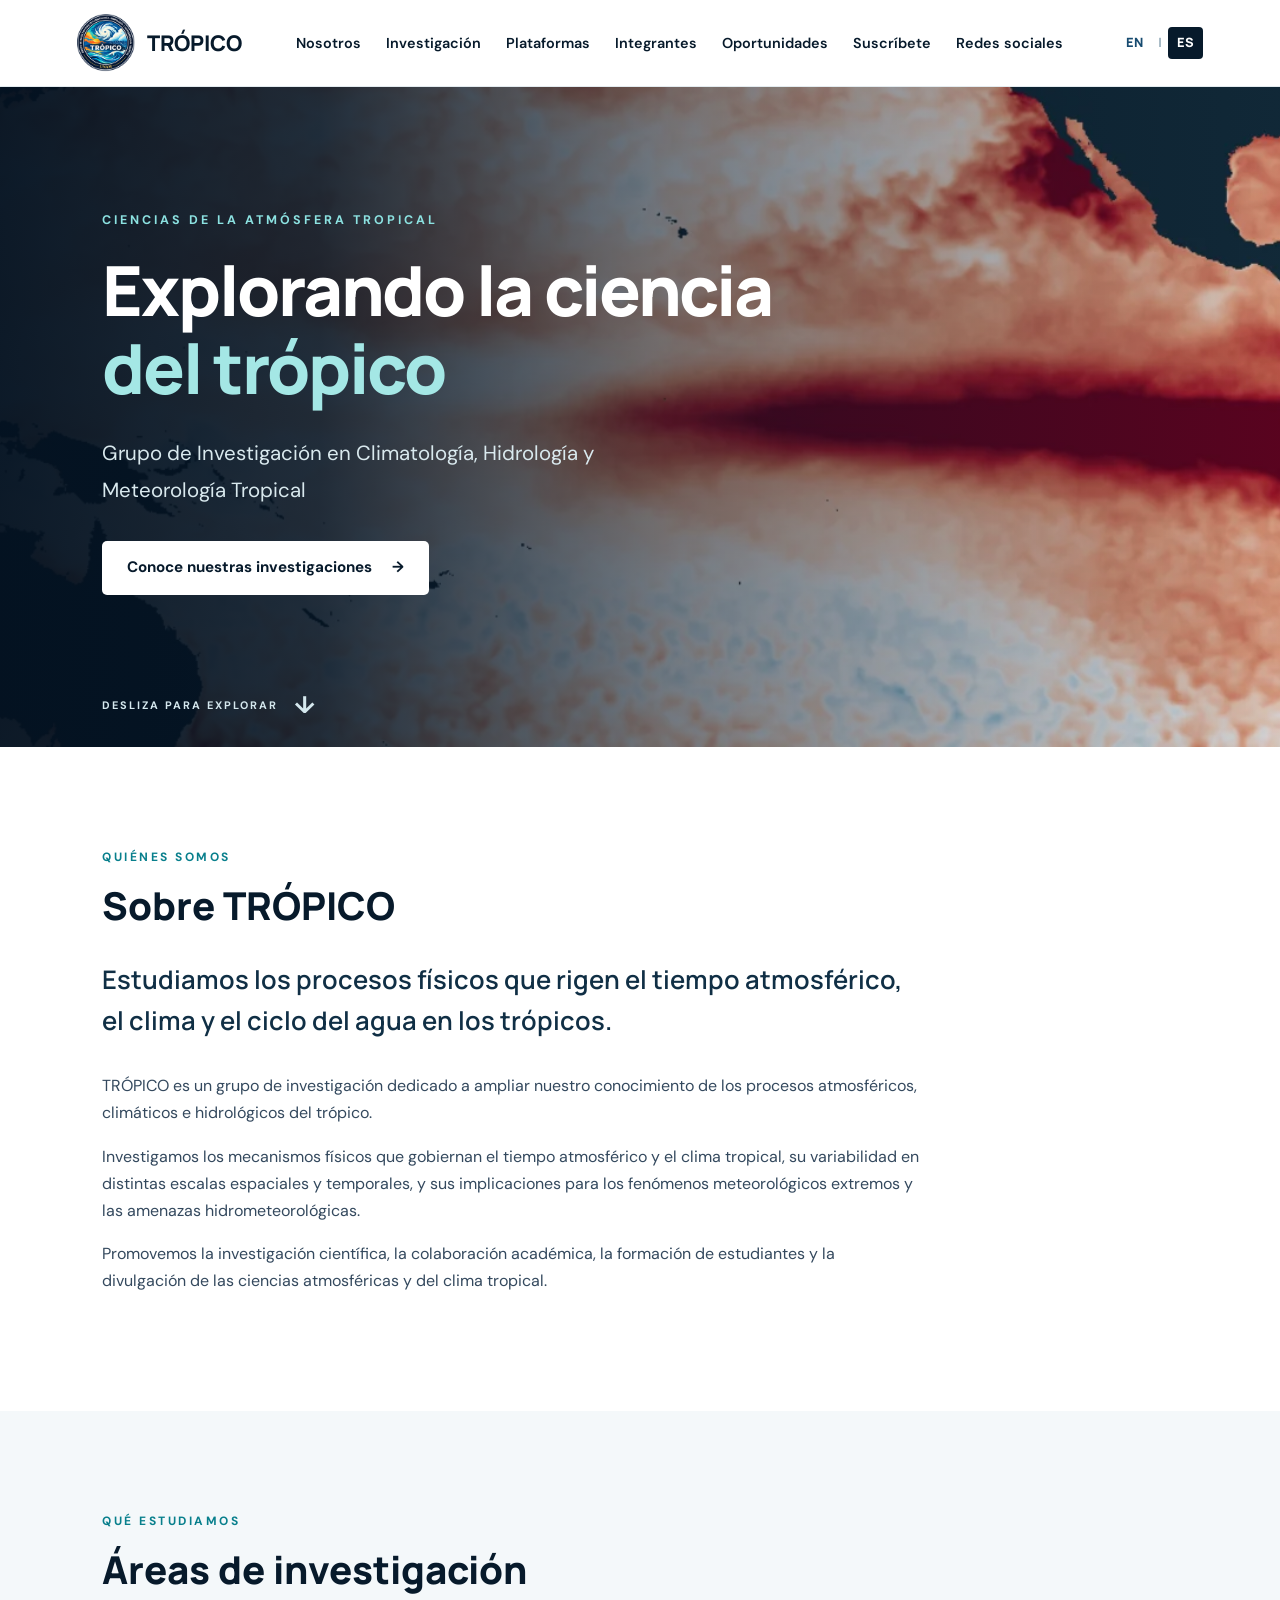
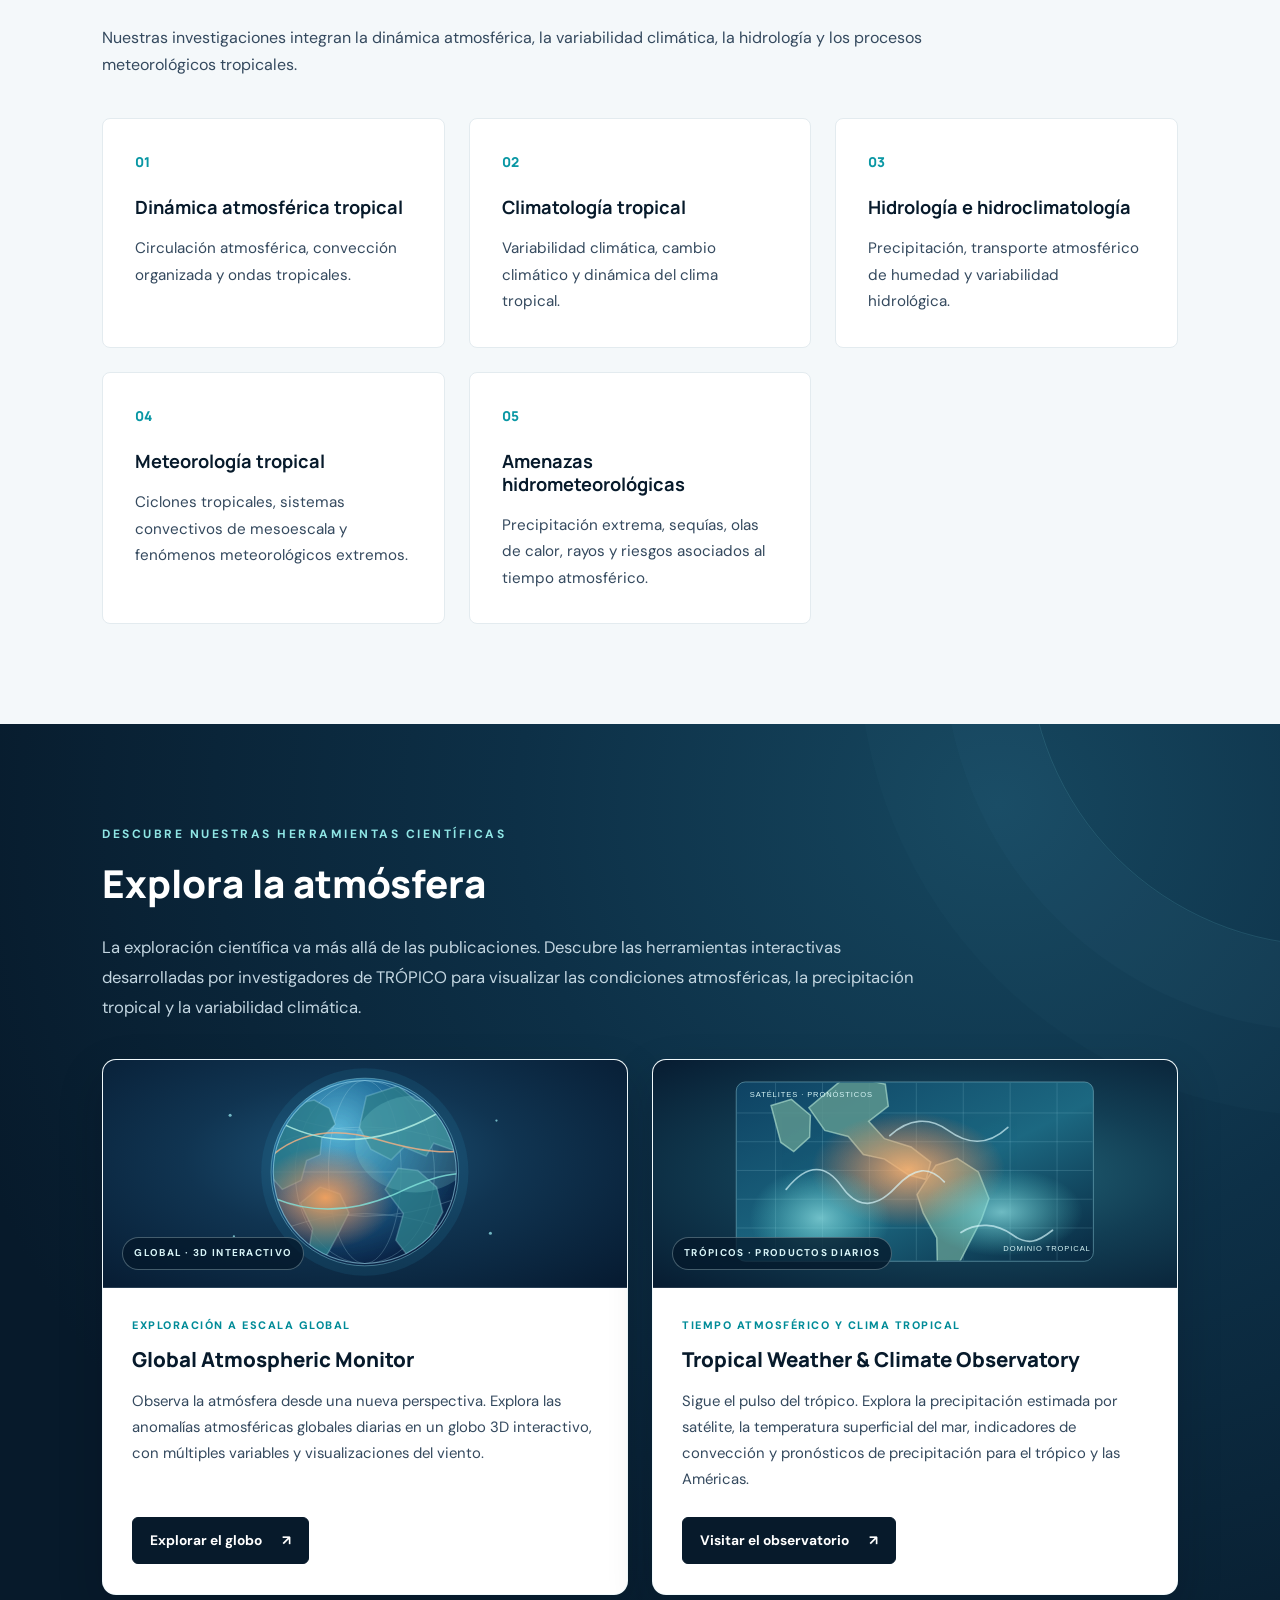
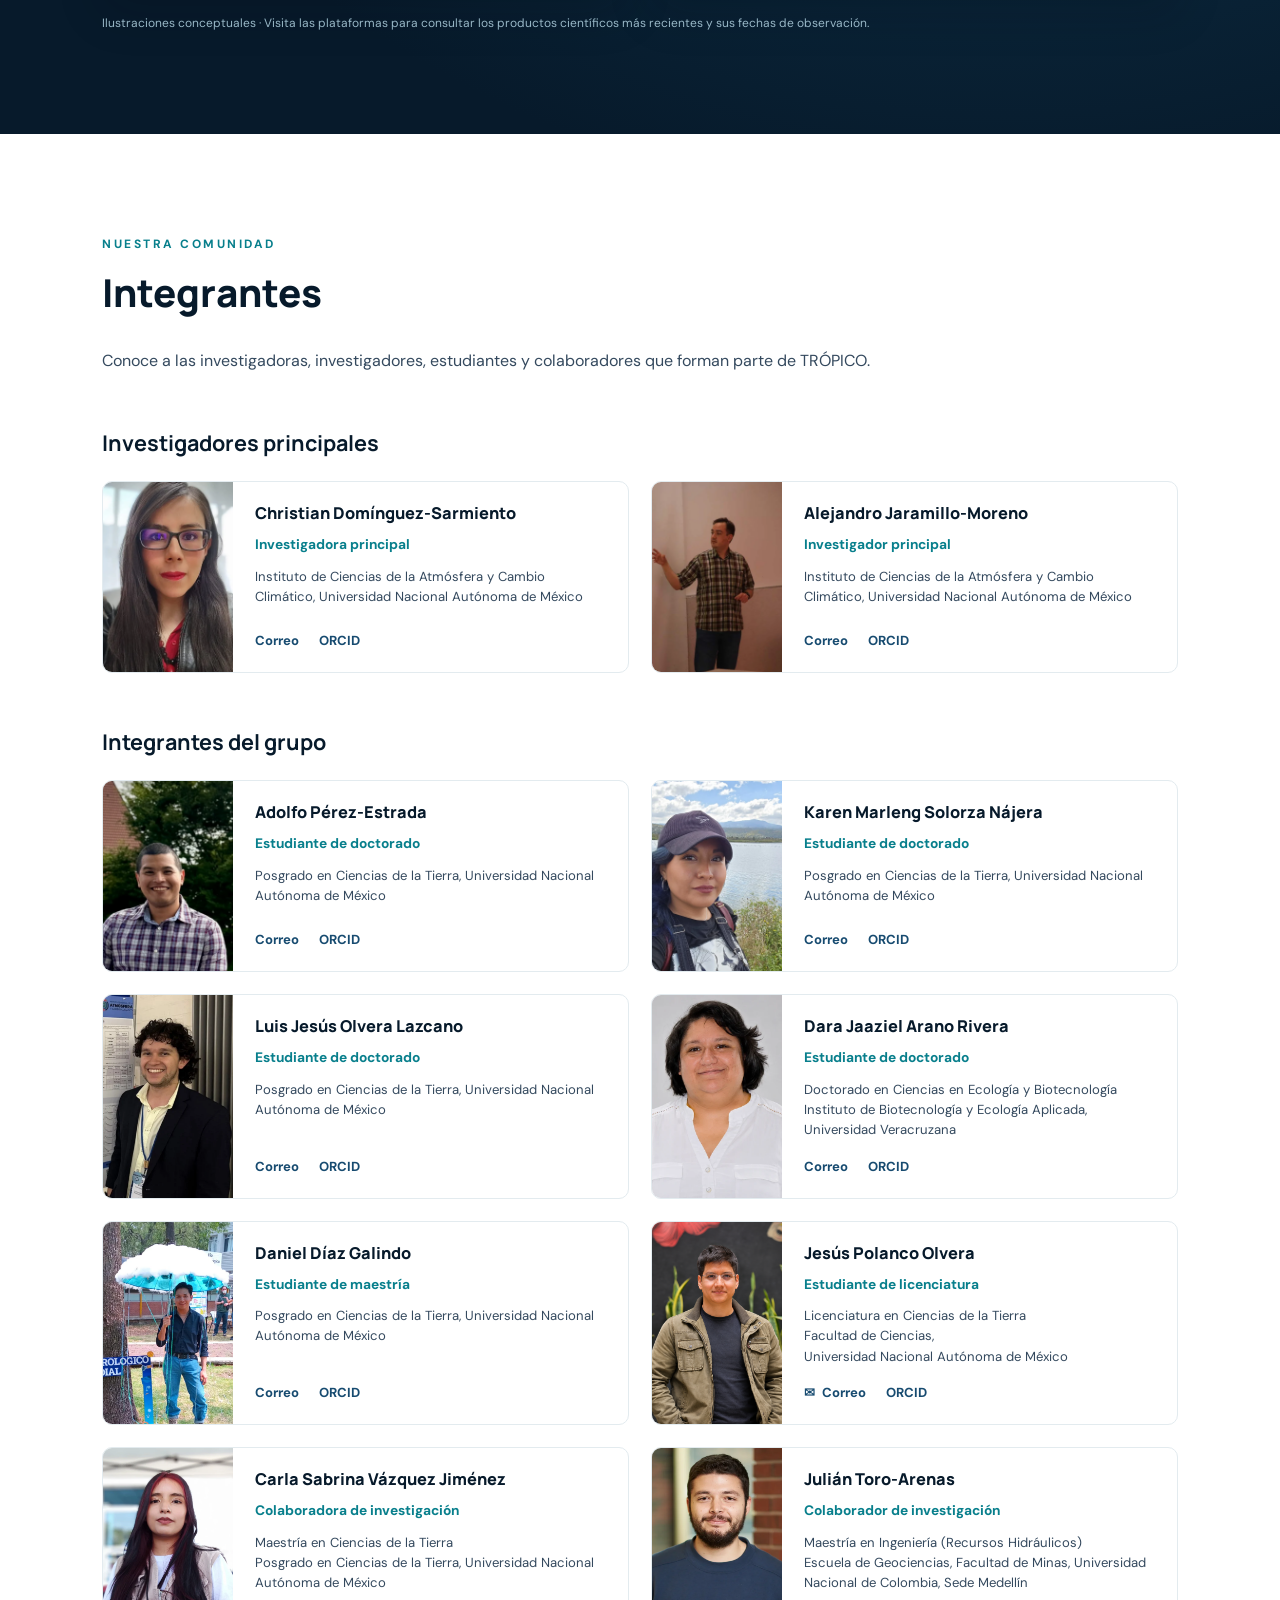
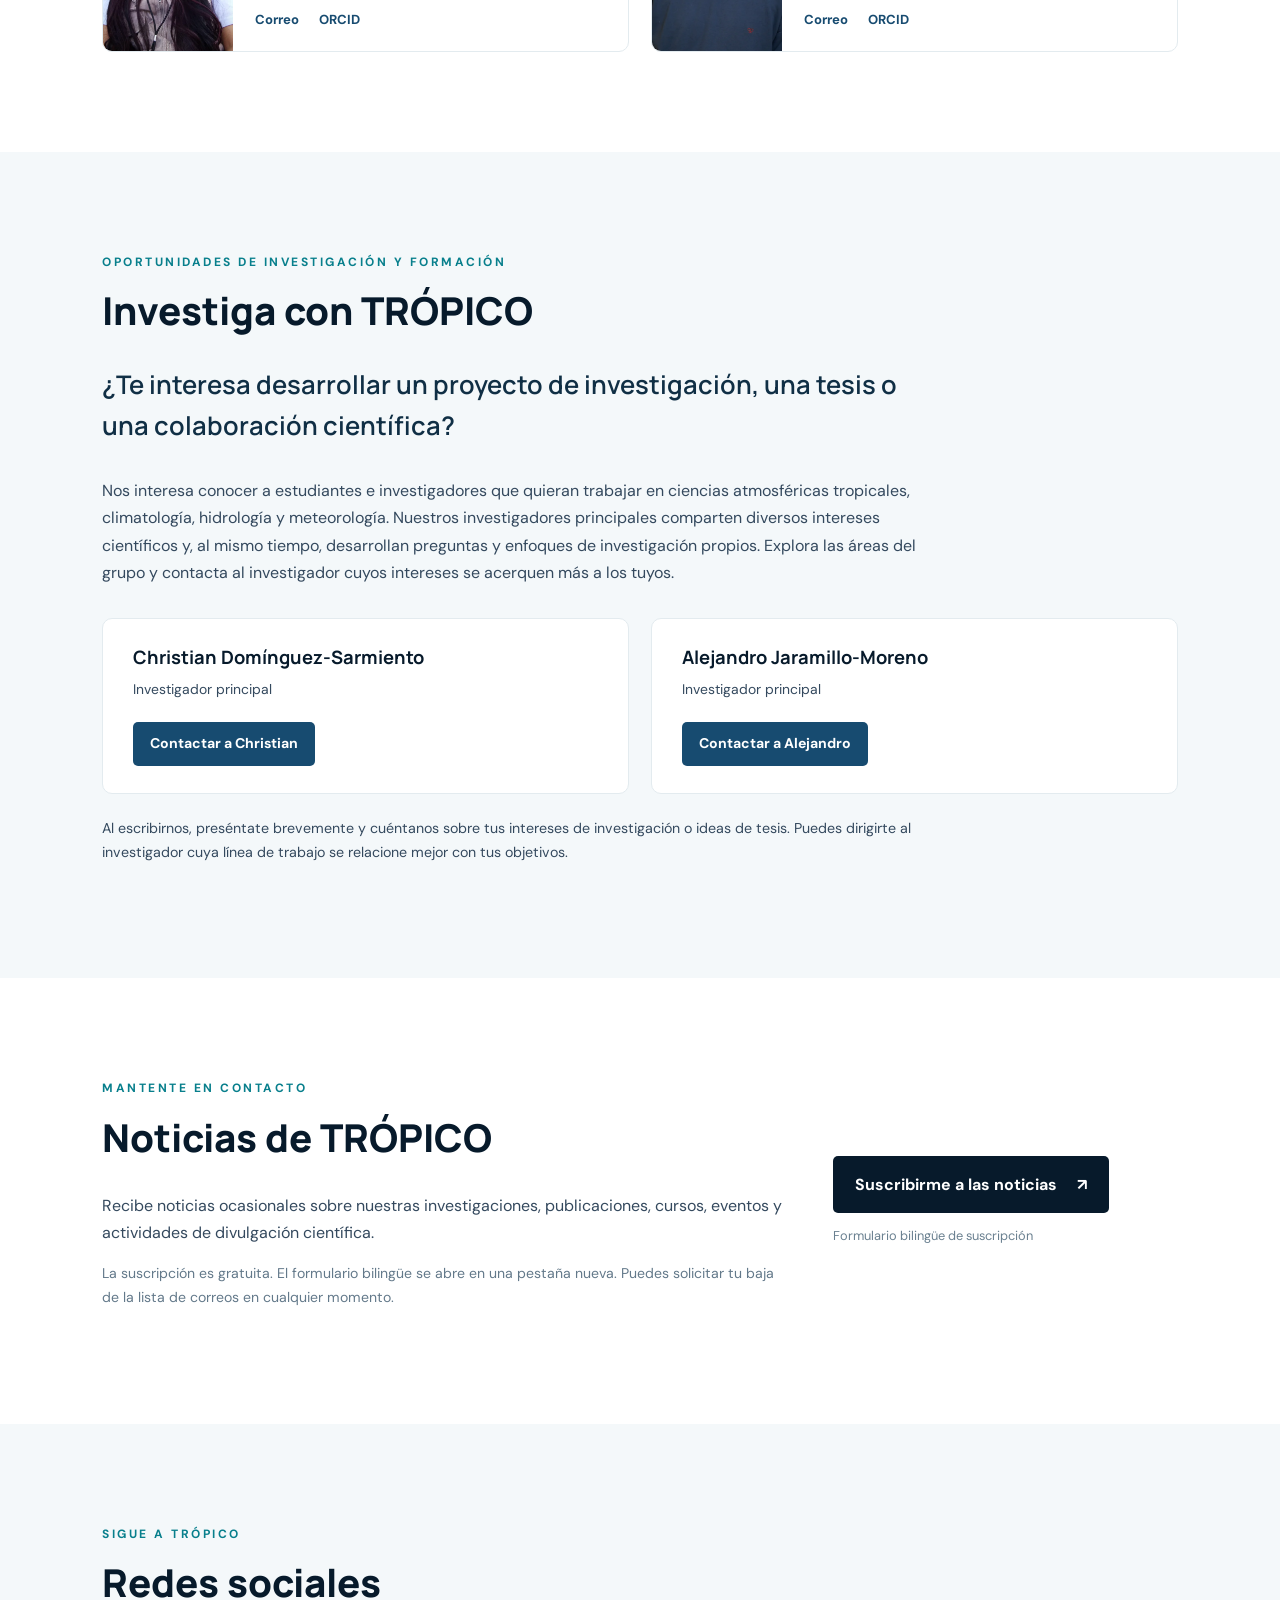
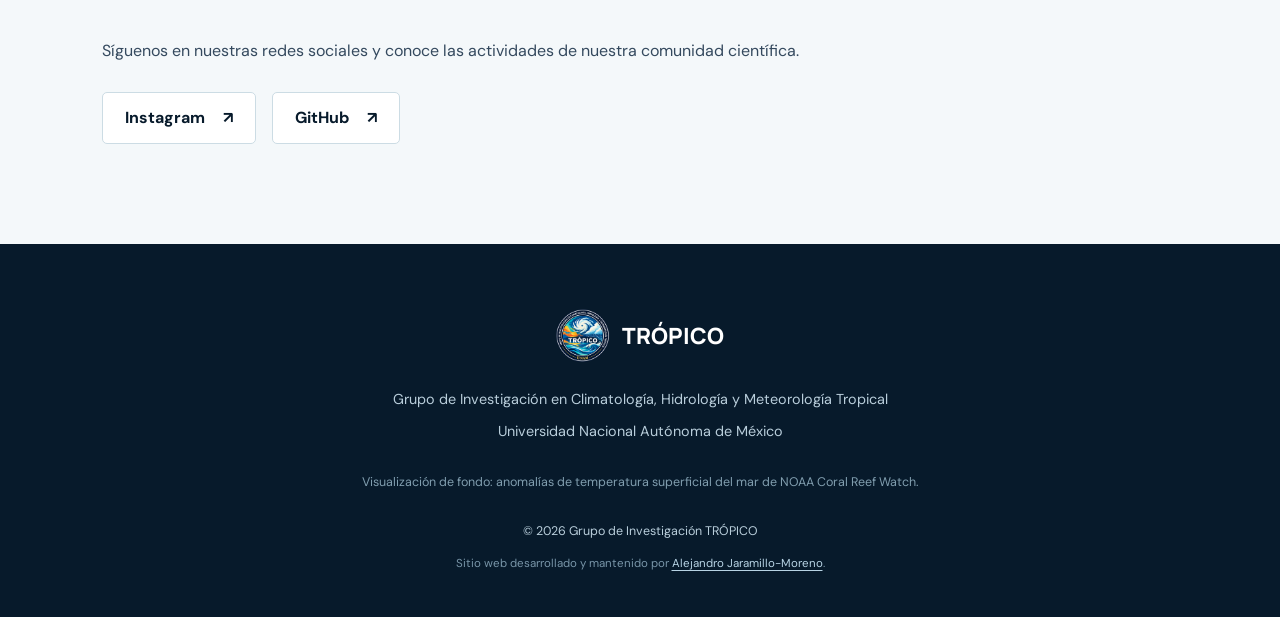
<file: es/index_old.html>
<!DOCTYPE html>
<html lang="es">

<head>
  <meta charset="UTF-8">
  <meta name="viewport" content="width=device-width, initial-scale=1.0">

  <meta name="description"
        content="TRÓPICO — Grupo de Investigación en Climatología, Hidrología y Meteorología Tropical.">

  <meta name="theme-color" content="#071a2b">

  <title>TRÓPICO | Investigación del Clima Tropical</title>

  <link rel="canonical" href="https://tropicoresearch.github.io/es/">
  <link rel="alternate" hreflang="en" href="https://tropicoresearch.github.io/">
  <link rel="alternate" hreflang="es" href="https://tropicoresearch.github.io/es/">
  <link rel="alternate" hreflang="x-default" href="https://tropicoresearch.github.io/">


  <link rel="icon"
        type="image/png"
        href="../assets/images/tropico_logo_es.png">

  <link rel="stylesheet" href="../assets/css/style.css">
</head>

<body>

  <!-- =====================================
       Cabecera
       ===================================== -->

  <header class="site-header">

    <a class="brand" href="#home">
      <img src="../assets/images/tropico_logo_es.png"
           alt="Logotipo de TRÓPICO">
      <span>TRÓPICO</span>
    </a>

    <nav aria-label="Navegación principal">
      <a href="#about">Nosotros</a>
      <a href="#research">Investigación</a>
      <a href="#platforms">Plataformas</a>
      <a href="#people">Integrantes</a>
      <a href="#opportunities">Oportunidades</a>
      <a href="#newsletter">Suscríbete</a>
      <a href="#social">Redes sociales</a>
    </nav>

    <div class="language-switch" aria-label="Language / Idioma">
      <a href="../" lang="en" aria-label="English">EN</a>
      <span class="language-separator" aria-hidden="true">|</span>
      <a href="./" lang="es" aria-current="page" aria-label="Español">ES</a>
    </div>

  </header>


  <main>

    <!-- =====================================
         Portada — Fondo climático animado
         ===================================== -->

    <section class="hero" id="home">

      <video
        class="hero-video"
        autoplay
        muted
        loop
        playsinline
        preload="metadata"
        poster="../assets/climate/tropico_sst_poster.webp"
        aria-hidden="true">

        <source
          src="../assets/climate/tropico_sst_background.mp4"
          type="video/mp4">

      </video>

      <div class="hero-overlay"></div>

      <div class="hero-content">

        <p class="eyebrow">
          CIENCIAS DE LA ATMÓSFERA TROPICAL
        </p>

        <h1>
          Explorando la ciencia
          <span>del trópico</span>
        </h1>

        <p class="hero-description">
          Grupo de Investigación en Climatología, Hidrología y Meteorología Tropical
        </p>

        <a class="button-primary" href="#research">
          Conoce nuestras investigaciones
          <span aria-hidden="true">→</span>
        </a>

      </div>

      <a class="scroll-indicator"
         href="#about"
         aria-label="Desplazarse a la sección Nosotros">
        <span>DESLIZA PARA EXPLORAR</span>
        <span class="scroll-arrow" aria-hidden="true">↓</span>
      </a>

    </section>


    <!-- =====================================
         Nosotros
         ===================================== -->

    <section class="section" id="about">

      <div class="container">

        <p class="section-label">QUIÉNES SOMOS</p>

        <h2>Sobre TRÓPICO</h2>

        <p class="intro-text">
          Estudiamos los procesos físicos que rigen el tiempo atmosférico, el clima y el ciclo del agua en los trópicos.
        </p>

        <p>
          TRÓPICO es un grupo de investigación dedicado a ampliar nuestro conocimiento de los
          procesos atmosféricos, climáticos e hidrológicos del trópico.
        </p>

        <p>
          Investigamos los mecanismos físicos que gobiernan el tiempo atmosférico y el clima
          tropical, su variabilidad en distintas escalas espaciales y temporales, y sus
          implicaciones para los fenómenos meteorológicos extremos y las amenazas
          hidrometeorológicas.
        </p>

        <p>
          Promovemos la investigación científica, la colaboración académica, la formación de
          estudiantes y la divulgación de las ciencias atmosféricas y del clima tropical.
        </p>

      </div>

    </section>


    <!-- =====================================
         Investigación
         ===================================== -->

    <section class="section section-alt" id="research">

      <div class="container">

        <p class="section-label">QUÉ ESTUDIAMOS</p>

        <h2>Áreas de investigación</h2>

        <p class="section-description">
          Nuestras investigaciones integran la dinámica atmosférica, la variabilidad climática,
          la hidrología y los procesos meteorológicos tropicales.
        </p>

        <div class="research-grid">

          <article class="research-card">

            <span class="card-number">01</span>

            <h3>Dinámica atmosférica tropical</h3>

            <p>
              Circulación atmosférica, convección organizada y ondas tropicales.
            </p>

          </article>


          <article class="research-card">

            <span class="card-number">02</span>

            <h3>Climatología tropical</h3>

            <p>
              Variabilidad climática, cambio climático y dinámica del clima tropical.
            </p>

          </article>


          <article class="research-card">

            <span class="card-number">03</span>

            <h3>Hidrología e hidroclimatología</h3>

            <p>
              Precipitación, transporte atmosférico de humedad y variabilidad hidrológica.
            </p>

          </article>


          <article class="research-card">

            <span class="card-number">04</span>

            <h3>Meteorología tropical</h3>

            <p>
              Ciclones tropicales, sistemas convectivos de mesoescala y fenómenos meteorológicos extremos.
            </p>

          </article>


          <article class="research-card">

            <span class="card-number">05</span>

            <h3>Amenazas hidrometeorológicas</h3>

            <p>
              Precipitación extrema, sequías, olas de calor, rayos y riesgos asociados al tiempo atmosférico.
            </p>

          </article>

        </div>

      </div>

    </section>


    <!-- =====================================
         Plataformas científicas
         ===================================== -->

    <section class="section section-platforms" id="platforms" aria-labelledby="platforms-title">
      <div class="container">
        <p class="section-label">DESCUBRE NUESTRAS HERRAMIENTAS CIENTÍFICAS</p>
        <h2 id="platforms-title">Explora la atmósfera</h2>
        <p class="platforms-intro">
          La exploración científica va más allá de las publicaciones. Descubre las herramientas
          interactivas desarrolladas por investigadores de TRÓPICO para visualizar las
          condiciones atmosféricas, la precipitación tropical y la variabilidad climática.
        </p>

        <div class="platform-grid">
          <article class="platform-card">
            <div class="platform-art platform-art-global" aria-hidden="true">
              <svg class="platform-svg" viewBox="0 0 580 300" xmlns="http://www.w3.org/2000/svg">
                <defs>
                  <radialGradient id="globe-ocean" cx="36%" cy="28%" r="78%">
                    <stop offset="0" stop-color="#5bb7d7"/>
                    <stop offset="0.42" stop-color="#226e9b"/>
                    <stop offset="1" stop-color="#081c3d"/>
                  </radialGradient>
                  <radialGradient id="globe-warm" cx="50%" cy="50%" r="50%">
                    <stop offset="0" stop-color="#f9a25d" stop-opacity=".94"/>
                    <stop offset="1" stop-color="#ef8354" stop-opacity="0"/>
                  </radialGradient>
                  <clipPath id="globe-clip"><circle cx="290" cy="148" r="121"/></clipPath>
                </defs>
                <circle cx="290" cy="148" r="137" fill="#30a8d8" opacity=".11"/>
                <circle cx="290" cy="148" r="124" fill="url(#globe-ocean)" stroke="#94e3f1" stroke-opacity=".55"/>
                <g clip-path="url(#globe-clip)">
                  <g fill="none" stroke="#b7e5f1" stroke-width="1.1" opacity=".28">
                    <ellipse cx="290" cy="148" rx="48" ry="121"/>
                    <ellipse cx="290" cy="148" rx="92" ry="121"/>
                    <path d="M167 112 Q290 65 413 112 M168 183 Q290 230 412 183 M166 148 H414 M189 75 Q290 111 391 75 M189 221 Q290 185 391 221"/>
                  </g>
                  <path d="M199 58l24-5 20 11 8 21-18 18-2 22-18 8-7 26-25 12-29-33 13-33 9-10z M231 168l26 9 12 25-12 24-15 28-12 17-15-14 6-34-16-34z M292 48l42-14 23 19 35 6 38 36-18 26-31-11-10 17-29-12-17 17-27-14-15-29z M334 143l26 3 25 22 8 33-23 45-20 17-19-25 10-35-24-32z"
                    fill="#2c7d8a" opacity=".82" stroke="#a5dee8" stroke-opacity=".36" stroke-width="2"/>
                  <ellipse cx="238" cy="182" rx="91" ry="68" fill="url(#globe-warm)"/>
                  <ellipse cx="357" cy="111" rx="80" ry="64" fill="#84d8d8" opacity=".22"/>
                  <g fill="none" stroke-linecap="round" stroke-width="2" opacity=".8">
                    <path d="M155 138 Q212 77 307 105 T438 113" stroke="#f9b283"/>
                    <path d="M152 174 Q238 220 337 174 T456 171" stroke="#84e6dd"/>
                    <path d="M183 85 Q278 131 385 71" stroke="#b9f5e8"/>
                  </g>
                </g>
                <circle cx="290" cy="148" r="121" fill="none" stroke="#a6e6fa" stroke-opacity=".55" stroke-width="1.4"/>
                <g fill="#99ebf1" opacity=".72"><circle cx="112" cy="73" r="2"/><circle cx="456" cy="229" r="2"/><circle cx="464" cy="80" r="1.5"/><circle cx="117" cy="233" r="1.5"/></g>
              </svg>
              <span class="platform-visual-label">GLOBAL · 3D INTERACTIVO</span>
            </div>
            <div class="platform-content">
              <p class="platform-eyebrow">EXPLORACIÓN A ESCALA GLOBAL</p>
              <h3>Global Atmospheric Monitor</h3>
              <p>Observa la atmósfera desde una nueva perspectiva. Explora las anomalías atmosféricas globales diarias en un globo 3D interactivo, con múltiples variables y visualizaciones del viento.</p>
              <a class="platform-link" href="https://tropicoresearch.github.io/global-atmospheric-monitor/" target="_blank" rel="noopener noreferrer"
                 aria-label="Explorar Global Atmospheric Monitor en una pestaña nueva">Explorar el globo <span aria-hidden="true">↗</span></a>
            </div>
          </article>

          <article class="platform-card">
            <div class="platform-art platform-art-tropical" aria-hidden="true">
              <svg class="platform-svg" viewBox="0 0 580 300" xmlns="http://www.w3.org/2000/svg">
                <defs>
                  <linearGradient id="tropics-ocean" x1="0" y1="0" x2="1" y2="1">
                    <stop offset="0" stop-color="#0e4263"/>
                    <stop offset=".55" stop-color="#1c6881"/>
                    <stop offset="1" stop-color="#082840"/>
                  </linearGradient>
                  <radialGradient id="rain-a"><stop offset="0" stop-color="#fcb16f" stop-opacity=".9"/><stop offset="1" stop-color="#fa804d" stop-opacity="0"/></radialGradient>
                  <radialGradient id="rain-b"><stop offset="0" stop-color="#8bdde0" stop-opacity=".76"/><stop offset="1" stop-color="#5ad5d4" stop-opacity="0"/></radialGradient>
                  <clipPath id="tropics-clip"><rect x="55" y="30" width="470" height="235" rx="11"/></clipPath>
                </defs>
                <rect x="54" y="29" width="472" height="237" rx="12" fill="url(#tropics-ocean)" stroke="#8cc6d4" stroke-opacity=".65"/>
                <g clip-path="url(#tropics-clip)">
                  <g stroke="#a4d9e8" stroke-opacity=".23" stroke-width="1" fill="none">
                    <path d="M55 70H525 M55 108H525 M55 146H525 M55 184H525 M55 222H525 M106 30V265 M168 30V265 M230 30V265 M292 30V265 M354 30V265 M416 30V265 M478 30V265"/>
                  </g>
                  <path d="M201 20l50 12 4 29-26 20 21 23 35 11 26 20-6 23-23-6-32-21-28-6-20-24-31-8-21-30z M318 139l28-9 28 18 14 35-10 28-15 29-24 47-19-7-1-45-18-33-8-24z M100 60l27-8 25 21-1 29-21 19-17-12z"
                    fill="#5b958e" fill-opacity=".86" stroke="#afe1d0" stroke-opacity=".65" stroke-width="2"/>
                  <ellipse cx="281" cy="145" rx="128" ry="76" fill="url(#rain-a)"/>
                  <ellipse cx="405" cy="201" rx="107" ry="58" fill="url(#rain-b)"/>
                  <ellipse cx="165" cy="209" rx="93" ry="68" fill="url(#rain-b)"/>
                  <g fill="none" stroke="#dbfaff" stroke-width="2.2" stroke-linecap="round" opacity=".66">
                    <path d="M120 171c29-36 53-33 74-3s46 27 71 0 44-28 64-7"/>
                    <path d="M257 100c25-23 52-25 77-7s51 22 79-4"/>
                    <path d="M351 228c21-14 47-12 68 3s34 9 53-6"/>
                  </g>
                </g>
                <g fill="#d6f5f6" font-size="10" font-family="Arial, sans-serif" letter-spacing="1.2">
                  <text x="72" y="49">SATÉLITES · PRONÓSTICOS</text>
                  <text x="407" y="253">DOMINIO TROPICAL</text>
                </g>
              </svg>
              <span class="platform-visual-label">TRÓPICOS · PRODUCTOS DIARIOS</span>
            </div>
            <div class="platform-content">
              <p class="platform-eyebrow">TIEMPO ATMOSFÉRICO Y CLIMA TROPICAL</p>
              <h3>Tropical Weather &amp; Climate Observatory</h3>
              <p>Sigue el pulso del trópico. Explora la precipitación estimada por satélite, la temperatura superficial del mar, indicadores de convección y pronósticos de precipitación para el trópico y las Américas.</p>
              <a class="platform-link" href="https://tropicoresearch.github.io/tropical-observatory/" target="_blank" rel="noopener noreferrer"
                 aria-label="Explorar Tropical Weather & Climate Observatory en una pestaña nueva">Visitar el observatorio <span aria-hidden="true">↗</span></a>
            </div>
          </article>
        </div>
        <p class="platform-disclaimer">Ilustraciones conceptuales · Visita las plataformas para consultar los productos científicos más recientes y sus fechas de observación.</p>
      </div>
    </section>


    <!-- =====================================
         Integrantes
         ===================================== -->

    <section class="section" id="people">

      <div class="container">

        <p class="section-label">NUESTRA COMUNIDAD</p>

        <h2>Integrantes</h2>

        <p class="section-description">
          Conoce a las investigadoras, investigadores, estudiantes y colaboradores que forman
          parte de TRÓPICO.
        </p>


        <!-- Investigadores principales -->

        <h3 class="people-heading">
          Investigadores principales
        </h3>

        <div class="people-grid">

          <!-- Christian -->

          <article class="person-card">

            <img
              src="../assets/images/people/christian_dominguez_sarmiento.webp"
              alt="Christian Domínguez-Sarmiento"
              class="person-photo"
              loading="lazy">

            <div class="person-info">

              <h4>Christian Domínguez-Sarmiento</h4>

              <p class="person-role">
                Investigadora principal
              </p>

              <p class="person-affiliation">
                Instituto de Ciencias de la Atmósfera
                y Cambio Climático,
                Universidad Nacional Autónoma de México
              </p>

            
              <div class="person-links">
                <a href="mailto:dosach@atmosfera.unam.mx" aria-label="Enviar correo a Christian Domínguez-Sarmiento">Correo</a>
                <a href="https://orcid.org/0000-0002-2787-052X" target="_blank" rel="noopener noreferrer" aria-label="Perfil ORCID de Christian Domínguez-Sarmiento">ORCID</a>
              </div>
            </div>

          </article>


          <!-- Alejandro -->

          <article class="person-card">

            <img
              src="../assets/images/people/alejandro_jaramillo_moreno.webp"
              alt="Alejandro Jaramillo-Moreno"
              class="person-photo"
              loading="lazy">

            <div class="person-info">

              <h4>Alejandro Jaramillo-Moreno</h4>

              <p class="person-role">
                Investigador principal
              </p>

              <p class="person-affiliation">
                Instituto de Ciencias de la Atmósfera
                y Cambio Climático,
                Universidad Nacional Autónoma de México
              </p>

            
              <div class="person-links">
                <a href="mailto:ajaramillo@atmosfera.unam.mx" aria-label="Enviar correo a Alejandro Jaramillo-Moreno">Correo</a>
                <a href="https://orcid.org/0000-0002-4175-7726" target="_blank" rel="noopener noreferrer" aria-label="Perfil ORCID de Alejandro Jaramillo-Moreno">ORCID</a>
              </div>
            </div>

          </article>

        </div>


        <!-- Integrantes del grupo -->

        <h3 class="people-heading">
          Integrantes del grupo
        </h3>

        <div class="people-grid">

          <!-- Adolfo -->

          <article class="person-card">

            <img
              src="../assets/images/people/adolfo_perez_estrada.webp"
              alt="Adolfo Pérez-Estrada"
              class="person-photo"
              loading="lazy">

            <div class="person-info">

              <h4>Adolfo Pérez-Estrada</h4>

              <p class="person-role">
                Estudiante de doctorado
              </p>

              <p class="person-affiliation">
                Posgrado en Ciencias de la Tierra,
                Universidad Nacional Autónoma de México
              </p>

            
              <div class="person-links">
                <a href="mailto:apereze@atmosfera.unam.mx" aria-label="Enviar correo a Adolfo Pérez-Estrada">Correo</a>
                <a href="https://orcid.org/0000-0001-7360-0291" target="_blank" rel="noopener noreferrer" aria-label="Perfil ORCID de Adolfo Pérez-Estrada">ORCID</a>
              </div>
            </div>

          </article>

          <!-- Karen -->

          <article class="person-card">

            <img
              src="../assets/images/people/karen_marleng_solorza_najera.webp"
              alt="Karen Marleng Solorza Nájera"
              class="person-photo"
              loading="lazy">

            <div class="person-info">

              <h4>Karen Marleng Solorza Nájera</h4>

              <p class="person-role">Estudiante de doctorado</p>

              <p class="person-affiliation">
                Posgrado en Ciencias de la Tierra,
                Universidad Nacional Autónoma de México
              </p>

            
              <div class="person-links">
                <a href="mailto:marlengsolorza@gmail.com" aria-label="Enviar correo a Karen Marleng Solorza Nájera">Correo</a>
                <a href="https://orcid.org/0009-0005-0296-3198" target="_blank" rel="noopener noreferrer" aria-label="Perfil ORCID de Karen Marleng Solorza Nájera">ORCID</a>
              </div>
            </div>

          </article>


          <!-- Luis -->

          <article class="person-card">

            <img
              src="../assets/images/people/luis_jesus_olvera_lazcano.webp"
              alt="Luis Jesús Olvera Lazcano"
              class="person-photo"
              loading="lazy">

            <div class="person-info">

              <h4>Luis Jesús Olvera Lazcano</h4>

              <p class="person-role">
                Estudiante de doctorado
              </p>

              <p class="person-affiliation">
                Posgrado en Ciencias de la Tierra,
                Universidad Nacional Autónoma de México
              </p>
              <div class="person-links">
                <a href="mailto:lazjeluis@atmosfera.unam.mx" aria-label="Enviar correo a Luis Jesús Olvera Lazcano">Correo</a>
                <a href="https://orcid.org/0000-0003-3895-8292" target="_blank" rel="noopener noreferrer" aria-label="Perfil ORCID de Luis Jesús Olvera Lazcano">ORCID</a>
              </div>
            </div>

          </article>


          <!-- Dara -->

          <article class="person-card">

            <img
              src="../assets/images/people/dara_jaaziel_arano_rivera.webp"
              alt="Dara Jaaziel Arano Rivera"
              class="person-photo"
              loading="lazy">

            <div class="person-info">

              <h4>Dara Jaaziel Arano Rivera</h4>

              <p class="person-role">Estudiante de doctorado</p>

              <p class="person-affiliation">
                Doctorado en Ciencias en Ecología y Biotecnología<br>
                Instituto de Biotecnología y Ecología Aplicada,<br>
                Universidad Veracruzana
              </p>

              <div class="person-links">
                <a href="mailto:djarivera@gmail.com" aria-label="Enviar correo a Dara Jaaziel Arano Rivera">Correo</a>
                <a href="https://orcid.org/0009-0001-9014-765X" target="_blank" rel="noopener noreferrer" aria-label="Perfil ORCID de Dara Jaaziel Arano Rivera">ORCID</a>
              </div>

            </div>

          </article>


          <!-- Daniel -->

          <article class="person-card">

            <img
              src="../assets/images/people/daniel_diaz_galindo.webp"
              alt="Daniel Díaz Galindo"
              class="person-photo"
              loading="lazy">

            <div class="person-info">

              <h4>Daniel Díaz Galindo</h4>

              <p class="person-role">Estudiante de maestría</p>

              <p class="person-affiliation">
                Posgrado en Ciencias de la Tierra,
                Universidad Nacional Autónoma de México
              </p>

            
              <div class="person-links">
                <a href="mailto:diazgalindoatm@gmail.com" aria-label="Enviar correo a Daniel Díaz Galindo">Correo</a>
                <a href="https://orcid.org/0009-0009-2619-1427" target="_blank" rel="noopener noreferrer" aria-label="Perfil ORCID de Daniel Díaz Galindo">ORCID</a>
              </div>
            </div>

          </article>
          
          <article class="person-card">

            <img
              src="../assets/images/people/jesus_polanco_olvera.webp"
              alt="Jesús Polanco Olvera"
              class="person-photo"
              loading="lazy">

            <div class="person-info">

              <h4>Jesús Polanco Olvera</h4>

              <p class="person-role">
                Estudiante de licenciatura
              </p>

              <p class="person-affiliation">
                Licenciatura en Ciencias de la Tierra<br>
                Facultad de Ciencias,<br>
                Universidad Nacional Autónoma de México
              </p>

              <div class="person-links">
                <a class="person-email"
                  href="mailto:jpolancoolvera@gmail.com">
                  <span aria-hidden="true">✉</span>
                  Correo
                </a>

                <a class="person-orcid"
                  href="https://orcid.org/0009-0001-8697-7220"
                  target="_blank"
                  rel="noopener noreferrer">
                  ORCID
                </a>
              </div>

            </div>

          </article>


          <!-- Carla -->

          <article class="person-card">

            <img
              src="../assets/images/people/carla_sabrina_vazquez_jimenez.webp"
              alt="Carla Sabrina Vázquez Jiménez"
              class="person-photo"
              loading="lazy">

            <div class="person-info">

              <h4>Carla Sabrina Vázquez Jiménez</h4>

              <p class="person-role">
                Colaboradora de investigación
              </p>

              <p class="person-affiliation">
                Maestría en Ciencias de la Tierra<br>
                Posgrado en Ciencias de la Tierra,
                Universidad Nacional Autónoma de México
              </p>

            
              <div class="person-links">
                <a href="mailto:carla.svj98@gmail.com" aria-label="Enviar correo a Carla Sabrina Vázquez Jiménez">Correo</a>
                <a href="https://orcid.org/0009-0006-9803-2159" target="_blank" rel="noopener noreferrer" aria-label="Perfil ORCID de Carla Sabrina Vázquez Jiménez">ORCID</a>
              </div>
            </div>

          </article>

          <!-- Julian -->

          <article class="person-card">

            <img
              src="../assets/images/people/julian_toro_arenas.webp"
              alt="Julián Toro-Arenas"
              class="person-photo"
              loading="lazy">

            <div class="person-info">

              <h4>Julián Toro-Arenas</h4>

              <p class="person-role">
                Colaborador de investigación
              </p>

              <p class="person-affiliation">
                Maestría en Ingeniería (Recursos Hidráulicos)<br>
                Escuela de Geociencias,
                Facultad de Minas,
                Universidad Nacional de Colombia,
                Sede Medellín
              </p>

              <div class="person-links">
                <a href="mailto:jutoroar@unal.edu.co" aria-label="Enviar correo a Julián Toro-Arenas">Correo</a>
                <a href="https://orcid.org/0009-0008-9585-6608" target="_blank" rel="noopener noreferrer" aria-label="Perfil ORCID de Julián Toro-Arenas">ORCID</a>
              </div>

            </div>

          </article>

        </div>

      </div>

    </section>


    <!-- =====================================
         Oportunidades de investigación
         ===================================== -->

    <section class="section section-alt" id="opportunities">
      <div class="container">
        <p class="section-label">OPORTUNIDADES DE INVESTIGACIÓN Y FORMACIÓN</p>
        <h2>Investiga con TRÓPICO</h2>
        <p class="intro-text">¿Te interesa desarrollar un proyecto de investigación, una tesis o una colaboración científica?</p>
        <p>
          Nos interesa conocer a estudiantes e investigadores que quieran trabajar en ciencias
          atmosféricas tropicales, climatología, hidrología y meteorología. Nuestros
          investigadores principales comparten diversos intereses científicos y, al mismo
          tiempo, desarrollan preguntas y enfoques de investigación propios. Explora las áreas
          del grupo y contacta al investigador cuyos intereses se acerquen más a los tuyos.
        </p>
        <div class="opportunity-grid">
          <div class="opportunity-card">
            <h3>Christian Domínguez-Sarmiento</h3>
            <p>Investigador principal</p>
            <a href="mailto:dosach@atmosfera.unam.mx?subject=Research%20or%20Thesis%20Inquiry%20-%20TR%C3%93PICO">Contactar a Christian</a>
          </div>
          <div class="opportunity-card">
            <h3>Alejandro Jaramillo-Moreno</h3>
            <p>Investigador principal</p>
            <a href="mailto:ajaramillo@atmosfera.unam.mx?subject=Research%20or%20Thesis%20Inquiry%20-%20TR%C3%93PICO">Contactar a Alejandro</a>
          </div>
        </div>
        <p class="opportunity-note">Al escribirnos, preséntate brevemente y cuéntanos sobre tus intereses de investigación o ideas de tesis. Puedes dirigirte al investigador cuya línea de trabajo se relacione mejor con tus objetivos.</p>
      </div>
    </section>

    <!-- =====================================
         Boletín de noticias
         ===================================== -->

    <section class="section" id="newsletter">
      <div class="container newsletter-layout">
        <div>
          <p class="section-label">MANTENTE EN CONTACTO</p>
          <h2>Noticias de TRÓPICO</h2>
          <p>Recibe noticias ocasionales sobre nuestras investigaciones, publicaciones, cursos,
             eventos y actividades de divulgación científica.</p>
          <p class="newsletter-note">La suscripción es gratuita. El formulario bilingüe se abre en una pestaña nueva.
             Puedes solicitar tu baja de la lista de correos en cualquier momento.</p>
        </div>
        <div class="newsletter-action">
          <a class="newsletter-button" href="https://docs.google.com/forms/d/e/1FAIpQLScD6n3wcDXV9c7HJIzz0Wleb5aOzS899x1WpjXOVlIoqJsWCQ/viewform"
             target="_blank" rel="noopener noreferrer">Suscribirme a las noticias <span aria-hidden="true">↗</span></a>
          <span>Formulario bilingüe de suscripción</span>
        </div>
      </div>
    </section>


    <!-- =====================================
         Redes sociales
         ===================================== -->

    <section class="section section-alt" id="social">
      <div class="container social-section">
        <p class="section-label">SIGUE A TRÓPICO</p>
        <h2>Redes sociales</h2>
        <p class="section-description">Síguenos en nuestras redes sociales y conoce las actividades de nuestra comunidad científica.</p>
        <div class="social-links">
          <a href="https://www.instagram.com/tropicoresearch/"
             target="_blank" rel="noopener noreferrer">Instagram <span aria-hidden="true">↗</span></a>
          <a href="https://github.com/tropicoresearch"
             target="_blank" rel="noopener noreferrer">GitHub <span aria-hidden="true">↗</span></a>
        </div>
      </div>
    </section>

  </main>


  <!-- =====================================
       Pie de página
       ===================================== -->

  <footer class="site-footer">

    <div class="footer-content">

      <div class="footer-brand">

        <img src="../assets/images/tropico_logo_es.png"
             alt="Logotipo de TRÓPICO">

        <span>TRÓPICO</span>

      </div>

      <p>
        Grupo de Investigación en Climatología, Hidrología y Meteorología Tropical
      </p>

      <p>
        Universidad Nacional Autónoma de México
      </p>

      <p class="footer-credit">
        Visualización de fondo: anomalías de temperatura superficial del mar de NOAA Coral Reef Watch.
      </p>

      <p class="copyright">
        © <span id="year"></span> Grupo de Investigación TRÓPICO
      </p>

      <p class="footer-maintainer">
        Sitio web desarrollado y mantenido por
        <a href="https://ajaramillomoreno.github.io/" target="_blank" rel="noopener noreferrer">Alejandro Jaramillo-Moreno</a>.
      </p>

    </div>

  </footer>

  <script src="../js/main.js"></script>

</body>
</html>
</file>
<file: assets/css/style.css>
@import url('https://fonts.googleapis.com/css2?family=DM+Sans:wght@400;500;600;700&family=Manrope:wght@400;500;600;700;800&display=swap');

/* ==========================================
   TRÓPICO — Official Website
   ========================================== */

:root {
  --navy: #071a2b;
  --navy-light: #102f45;
  --blue: #174b70;
  --teal: #19a8b4;

  --text: #34495e;
  --white: #ffffff;
  --light: #f4f8fa;
  --border: #e3ebef;
}


/* ==========================================
   General
   ========================================== */

* {
  box-sizing: border-box;
}

html {
  scroll-behavior: smooth;
  scroll-padding-top: 100px;
}

body {
  margin: 0;
  background: var(--white);
  color: var(--text);
  font-family: "DM Sans", sans-serif;
  line-height: 1.7;
}

a {
  color: var(--blue);
  text-decoration: none;
}

a:hover {
  color: var(--teal);
}

h1, h2, h3, h4 {
  font-family: "Manrope", sans-serif;
  line-height: 1.25;
}

img {
  max-width: 100%;
}


/* ==========================================
   Header
   ========================================== */

.site-header {
  position: relative;
  z-index: 10;

  display: flex;
  justify-content: space-between;
  align-items: center;

  gap: 30px;
  padding: 14px 6%;

  background: var(--white);
  border-bottom: 1px solid var(--border);
}

.brand {
  display: flex;
  align-items: center;
  gap: 12px;

  color: var(--navy);
  font-family: "Manrope", sans-serif;
  font-size: 1.35rem;
  font-weight: 800;
  white-space: nowrap;
}

.brand:hover {
  color: var(--navy);
}

.brand img {
  width: 58px;
  height: 58px;
  object-fit: contain;
}

.site-header nav {
  display: flex;
  align-items: center;
  flex-wrap: wrap;
  gap: 25px;
}

.site-header nav a {
  color: var(--navy);
  font-size: 0.9rem;
  font-weight: 600;
  transition: color 0.2s;
}

.site-header nav a:hover {
  color: var(--teal);
}


/* ==========================================
   Hero
   ========================================== */

.hero {
  position: relative;

  display: flex;
  align-items: center;

  min-height: 660px;
  overflow: hidden;

  padding: 100px 8% 130px;

  color: white;
  background: var(--navy);
}

.hero-video {
  position: absolute;
  inset: 0;

  width: 100%;
  height: 100%;

  object-fit: cover;
  object-position: center;

  z-index: 0;
  pointer-events: none;
}

.hero-overlay {
  position: absolute;
  inset: 0;

  z-index: 1;

  background: linear-gradient(
    90deg,
    rgba(3, 17, 32, 0.96) 0%,
    rgba(3, 17, 32, 0.88) 25%,
    rgba(3, 17, 32, 0.55) 52%,
    rgba(3, 17, 32, 0.15) 100%
  );

  pointer-events: none;
}

.hero-content {
  position: relative;
  z-index: 2;
  max-width: 800px;
}

.eyebrow {
  margin: 0 0 20px;
  color: #8ce2e1;

  font-size: 0.78rem;
  font-weight: 700;
  letter-spacing: 3px;
}

.hero h1 {
  margin: 0 0 28px;

  color: white;
  font-size: clamp(2.8rem, 5.4vw, 5.3rem);
  font-weight: 800;
  line-height: 1.13;
  letter-spacing: -2px;
}

.hero h1 span {
  display: block;
  color: #a4e7e5;
}

.hero-description {
  max-width: 580px;
  margin-bottom: 32px;

  color: #d9e9ee;
  font-size: clamp(1.05rem, 1.6vw, 1.3rem);
  line-height: 1.8;
}

.button-primary {
  display: inline-flex;
  align-items: center;
  gap: 20px;

  padding: 14px 25px;

  background: white;
  color: var(--navy);

  border-radius: 5px;
  font-size: 0.95rem;
  font-weight: 700;

  transition:
    background 0.2s,
    transform 0.2s;
}

.button-primary:hover {
  background: #dff5f5;
  color: var(--navy);
  transform: translateY(-2px);
}

.scroll-indicator {
  position: absolute;
  bottom: 30px;
  left: 8%;

  z-index: 2;

  display: flex;
  align-items: center;
  gap: 16px;

  color: #d5e8ee;
  font-size: 0.68rem;
  font-weight: 700;
  letter-spacing: 2px;
}

.scroll-indicator:hover {
  color: white;
}

.scroll-arrow {
  font-size: 1.5rem;
  line-height: 1;
}


/* ==========================================
   Sections
   ========================================== */

.section {
  padding: 100px 8%;
}

.section-alt {
  background: var(--light);
}

.container {
  max-width: 1120px;
  margin: 0 auto;
}

.section-label {
  margin: 0 0 15px;

  color: #087f8c;
  font-size: 0.75rem;
  font-weight: 700;
  letter-spacing: 2.5px;
}

.section h2 {
  margin: 0 0 30px;

  color: var(--navy);
  font-size: clamp(2rem, 3vw, 2.8rem);
  font-weight: 800;
}

.section p {
  max-width: 820px;
}

.intro-text {
  margin-bottom: 30px;

  color: var(--navy-light);
  font-family: "Manrope", sans-serif;
  font-size: clamp(1.25rem, 2vw, 1.65rem);
  font-weight: 600;
  line-height: 1.6;
}

.section-description {
  margin-bottom: 40px;
}

.coming-soon {
  color: #758c9e;
  font-style: italic;
}


/* ==========================================
   Research
   ========================================== */

.research-grid {
  display: grid;

  grid-template-columns:
    repeat(3, minmax(0, 1fr));

  gap: 24px;
  margin-top: 40px;
}

.research-card {
  padding: 32px;

  background: white;
  border: 1px solid var(--border);
  border-radius: 8px;

  transition:
    transform 0.25s,
    box-shadow 0.25s,
    border-color 0.25s;
}

.research-card:hover {
  transform: translateY(-5px);
  border-color: #bedfe5;
  box-shadow: 0 12px 30px rgba(7, 26, 43, 0.07);
}

.card-number {
  display: block;
  margin-bottom: 22px;

  color: #0997a4;
  font-family: "Manrope", sans-serif;
  font-size: 0.85rem;
  font-weight: 800;
}

.research-card h3 {
  margin: 0 0 16px;

  color: var(--navy);
  font-size: 1.14rem;
  font-weight: 700;
}

.research-card p {
  margin: 0;
  font-size: 0.95rem;
  line-height: 1.75;
}


/* ==========================================
   People — Horizontal Cards
   ========================================== */

.people-heading {
  margin: 55px 0 25px;
  color: var(--navy);
  font-size: 1.35rem;
  font-weight: 700;
}

.people-grid {
  display: grid;
  grid-template-columns: repeat(2, minmax(0, 1fr));
  gap: 22px;
  max-width: 1120px;
}

.person-card {
  display: grid;
  grid-template-columns: 130px minmax(0, 1fr);
  overflow: hidden;
  background: var(--white);
  border: 1px solid var(--border);
  border-radius: 10px;
}

.person-photo {
  display: block;
  width: 100%;
  height: 100%;
  min-height: 190px;
  object-fit: cover;
  object-position: center;
  background: #e8eff2;
}

.person-info {
  display: flex;
  flex-direction: column;
  align-items: flex-start;
  min-width: 0;
  padding: 20px 22px;
}

.person-info h4 {
  margin: 0 0 8px;
  color: var(--navy);
  font-size: 1.02rem;
  font-weight: 800;
  line-height: 1.4;
}

.person-role {
  margin: 0 0 10px;
  color: #087f8c;
  font-size: 0.86rem;
  font-weight: 700;
}

.person-affiliation {
  margin: 0 0 15px;
  color: var(--text);
  font-size: 0.82rem;
  line-height: 1.55;
}

.person-email {
  display: inline-flex;
  align-items: center;
  gap: 7px;
  margin-top: auto;
  color: var(--blue);
  font-size: 0.82rem;
  font-weight: 700;
  overflow-wrap: anywhere;
}

.person-email:hover {
  color: var(--teal);
  text-decoration: underline;
}

/* Email and ORCID links for researchers and students */
.person-links {
  display: flex;
  flex-wrap: wrap;
  align-items: center;
  gap: 10px 20px;
  margin-top: auto;
}

.person-links a {
  color: var(--blue);
  font-size: 0.82rem;
  font-weight: 700;
  overflow-wrap: anywhere;
}

.person-links a:hover {
  color: var(--teal);
  text-decoration: underline;
}

.person-links a:focus-visible,
.person-email:focus-visible,
.opportunity-card a:focus-visible,
.newsletter-button:focus-visible {
  outline: 3px solid var(--teal);
  outline-offset: 3px;
}


/* ==========================================
   Language Switch — English / Español
   ========================================== */

.language-switch {
  display: inline-flex;
  align-items: center;
  gap: 6px;
  flex-shrink: 0;
  white-space: nowrap;
  font-family: "Manrope", sans-serif;
  font-size: 0.8rem;
  font-weight: 800;
}

.language-switch a {
  display: inline-flex;
  align-items: center;
  justify-content: center;
  min-width: 35px;
  padding: 5px 7px;
  color: var(--blue);
  border-radius: 4px;
}

.language-switch a:hover,
.language-switch a:focus-visible {
  background: var(--light);
  color: var(--navy);
}

.language-switch a[aria-current="page"] {
  color: var(--white);
  background: var(--navy);
}

.language-switch .language-separator {
  color: #9cb1be;
}


/* ==========================================
   Research Opportunities
   ========================================== */

.opportunity-grid {
  display: grid;
  grid-template-columns: repeat(2, minmax(0, 1fr));
  gap: 22px;
  margin-top: 32px;
}

.opportunity-card {
  padding: 27px 30px;
  background: var(--white);
  border: 1px solid var(--border);
  border-radius: 10px;
}

.opportunity-card h3 {
  margin: 0 0 9px;
  color: var(--navy);
  font-size: 1.15rem;
}

.opportunity-card p {
  margin: 0 0 20px;
  color: var(--text);
  font-size: 0.87rem;
}

.opportunity-card a {
  display: inline-flex;
  align-items: center;
  min-height: 43px;
  padding: 10px 17px;
  color: var(--white);
  background: var(--blue);
  border-radius: 5px;
  font-size: 0.88rem;
  font-weight: 700;
}

.opportunity-card a:hover {
  color: var(--white);
  background: var(--navy-light);
}

.opportunity-note {
  margin-top: 22px;
  color: var(--text);
  font-size: 0.89rem;
}


/* ==========================================
   Newsletter
   ========================================== */

.newsletter-layout {
  display: grid;
  grid-template-columns: minmax(0, 1.6fr) minmax(230px, 0.8fr);
  align-items: center;
  gap: 40px;
}

.newsletter-note {
  color: #63798a;
  font-size: 0.88rem;
}

.newsletter-action {
  display: flex;
  flex-direction: column;
  align-items: flex-start;
  gap: 12px;
}

.newsletter-button {
  display: inline-flex;
  justify-content: space-between;
  align-items: center;
  gap: 20px;
  padding: 15px 22px;
  color: var(--white);
  background: var(--navy);
  border-radius: 5px;
  font-weight: 700;
}

.newsletter-button:hover {
  color: var(--white);
  background: var(--blue);
}

.newsletter-action > span {
  color: #6a8090;
  font-size: 0.8rem;
}


/* ==========================================
    Contact
    ========================================== */

.social-links {
  display: flex;
  flex-wrap: wrap;
  gap: 16px;
  margin-top: 28px;
}

.social-links a {
  display: inline-flex;
  align-items: center;

  padding: 11px 22px;

  background: white;
  color: var(--navy);

  border: 1px solid #ccdce4;
  border-radius: 5px;

  font-weight: 700;
}

.social-links a:hover {
  border-color: var(--teal);
  color: var(--teal);
}


/* ==========================================
   Footer
   ========================================== */

.site-footer {
  padding: 65px 8% 35px;

  background: var(--navy);
  color: #b9cedb;

  text-align: center;
}

.footer-content {
  max-width: 800px;
  margin: 0 auto;
}

.footer-brand {
  display: flex;
  justify-content: center;
  align-items: center;
  gap: 12px;

  margin-bottom: 24px;

  color: white;
  font-family: "Manrope", sans-serif;
  font-size: 1.4rem;
  font-weight: 800;
}

.footer-brand img {
  width: 54px;
  height: 54px;
  object-fit: contain;
}

.site-footer p {
  margin: 8px 0;
  font-size: 0.9rem;
}

.footer-credit {
  margin-top: 28px !important;

  color: #819eaf;
  font-size: 0.78rem !important;
}

.copyright {
  margin-top: 28px !important;
  font-size: 0.78rem !important;
}


/* ==========================================
   Tablet
   ========================================== */

@media (max-width: 950px) {

  .site-header {
    flex-direction: column;
    gap: 12px;
  }

  .site-header nav {
    justify-content: center;
    gap: 12px 22px;
  }

  .hero {
    min-height: 600px;
  }

  .research-grid {
    grid-template-columns:
      repeat(2, minmax(0, 1fr));
  }

  .people-grid {
    grid-template-columns: 1fr;
    max-width: 650px;
  }

  .person-card {
    grid-template-columns: 135px minmax(0, 1fr);
  }

  .newsletter-layout {
    grid-template-columns: 1fr;
    gap: 16px;
  }

}


/* ==========================================
   Mobile
   ========================================== */

@media (max-width: 600px) {

  .site-header {
    padding: 15px 5%;
  }

  .brand img {
    width: 48px;
    height: 48px;
  }

  .site-header nav {
    gap: 10px 15px;
  }

  .site-header nav a {
    font-size: 0.8rem;
  }

  .hero {
    min-height: 610px;
    padding: 85px 7% 110px;
  }

  .hero-overlay {
    background: linear-gradient(
      90deg,
      rgba(3, 17, 32, 0.94),
      rgba(3, 17, 32, 0.65)
    );
  }

  .hero h1 {
    font-size: clamp(2.4rem, 9vw, 3.5rem);
    letter-spacing: -1px;
  }

  .hero-description {
    font-size: 1.05rem;
  }

  .scroll-indicator {
    left: 7%;
  }

  .section {
    padding: 70px 7%;
  }

  .research-grid,
  .people-grid,
  .opportunity-grid {
    grid-template-columns: 1fr;
  }

  .opportunity-card {
    padding: 22px;
  }

  .research-card {
    padding: 28px;
  }

  .people-heading {
    margin-top: 40px;
  }

  .people-grid {
    gap: 16px;
  }

  .person-card {
    grid-template-columns: 110px minmax(0, 1fr);
  }

  .person-photo {
    min-height: 170px;
  }

  .person-info {
    padding: 16px;
  }

  .person-info h4 {
    font-size: 0.95rem;
  }

  .person-role {
    font-size: 0.82rem;
  }

  .person-affiliation,
  .person-email,
  .person-links a {
    font-size: 0.78rem;
  }

}


/* ==========================================
   Reduced Motion
   ========================================== */

@media (prefers-reduced-motion: reduce) {

  html {
    scroll-behavior: auto;
  }

  .hero-video {
    display: none;
  }

  .hero {
    background:
      linear-gradient(
        rgba(7, 26, 43, 0.45),
        rgba(7, 26, 43, 0.45)
      ),
      url("../climate/tropico_sst_poster.webp")
      center / cover no-repeat,
      var(--navy);
  }

  .button-primary,
  .research-card {
    transition: none;
  }

}


/* ==========================================
   Scientific Platforms — Featured Showcase
   ========================================== */

.section-platforms {
  position: relative;
  overflow: hidden;
  background: radial-gradient(ellipse at 78% 8%, #16475f 0%, #0d3047 34%, #071a2b 77%);
  color: #d7e8f0;
}

.section-platforms::before {
  content: "";
  position: absolute;
  width: 600px;
  height: 600px;
  right: -350px;
  top: -380px;
  border-radius: 50%;
  border: 1px solid rgba(124, 213, 224, .15);
  box-shadow: 0 0 0 85px rgba(124, 213, 224, .025), 0 0 0 170px rgba(124, 213, 224, .017);
  pointer-events: none;
}

.section-platforms .container { position: relative; z-index: 1; }
.section-platforms .section-label { color: #8fe6e5; }
.section-platforms h2 { color: #ffffff; }

.platforms-intro {
  max-width: 780px;
  margin: -5px 0 36px;
  color: #c2d5e0;
  font-size: 1.04rem;
  line-height: 1.8;
}

.platform-grid {
  display: grid;
  grid-template-columns: repeat(2, minmax(0, 1fr));
  gap: 24px;
}

.platform-card {
  display: flex;
  flex-direction: column;
  min-width: 0;
  overflow: hidden;
  border: 1px solid rgba(190, 231, 240, .22);
  border-radius: 14px;
  background: #ffffff;
  box-shadow: 0 18px 45px rgba(0, 8, 20, .19);
  transition: transform .25s ease, box-shadow .25s ease, border-color .25s ease;
}

.platform-card:hover {
  transform: translateY(-6px);
  box-shadow: 0 25px 60px rgba(0, 8, 20, .36);
  border-color: rgba(154, 225, 235, .7);
}

.platform-art {
  position: relative;
  height: 228px;
  overflow: hidden;
  border-bottom: 1px solid rgba(255, 255, 255, .12);
}

.platform-art-global {
  background: radial-gradient(ellipse at 47% 43%, #1d5377 0%, #103451 42%, #061a30 100%);
}

.platform-art-tropical {
  background: radial-gradient(ellipse at 60% 50%, #24687b 0%, #123e54 48%, #071c31 100%);
}

.platform-svg {
  position: absolute;
  inset: 0;
  width: 100%;
  height: 100%;
  display: block;
}

.platform-visual-label {
  position: absolute;
  left: 19px;
  bottom: 17px;
  padding: 7px 11px;
  border: 1px solid rgba(214, 244, 250, .3);
  border-radius: 99px;
  background: rgba(5, 24, 43, .76);
  color: #d8f4f7;
  font-size: .62rem;
  font-weight: 700;
  letter-spacing: 1.3px;
}

.platform-content {
  display: flex;
  flex-direction: column;
  align-items: flex-start;
  flex: 1;
  padding: 28px 29px 30px;
}

.platform-eyebrow {
  margin: 0 0 12px;
  color: #008b98;
  font-size: .68rem;
  font-weight: 800;
  letter-spacing: 1.5px;
}

.platform-content h3 {
  margin: 0 0 14px;
  color: var(--navy);
  font-size: clamp(1.22rem, 1.6vw, 1.5rem);
  font-weight: 800;
  line-height: 1.35;
}

.platform-content p:not(.platform-eyebrow) {
  margin: 0 0 25px;
  max-width: none;
  color: var(--text);
  font-size: .93rem;
  line-height: 1.75;
}

.platform-link {
  display: inline-flex;
  align-items: center;
  gap: 20px;
  margin-top: auto;
  padding: 11px 17px;
  color: white;
  background: var(--navy);
  border: 1px solid var(--navy);
  border-radius: 6px;
  font-size: .86rem;
  font-weight: 700;
  transition: background .2s, border-color .2s;
}

.platform-link:hover,
.platform-link:focus-visible {
  color: white;
  background: var(--blue);
  border-color: var(--blue);
}

.platform-disclaimer {
  max-width: none !important;
  margin: 18px 0 0;
  color: #98b7c6;
  font-size: .75rem;
}

/* ==========================================
   Social Media &amp; Footer Attribution
   ========================================== */

.social-section .section-description { margin-bottom: 0; }
.social-links a { gap: 18px; }

.footer-maintainer {
  margin-top: 12px !important;
  color: #7895a8;
  font-size: .72rem !important;
}

.footer-maintainer a {
  color: #b7d3e4;
  text-decoration: underline;
  text-underline-offset: 3px;
}
.footer-maintainer a:hover { color: #ffffff; }

@media (max-width: 950px) {
  .platform-art { height: 205px; }
  .platform-content { padding: 22px 23px 25px; }
}
@media (max-width: 700px) {
  .platform-grid { grid-template-columns: 1fr; }
  .platform-art { height: 230px; }
}
@media (max-width: 420px) {
  .platform-art { height: 195px; }
  .platform-content { padding: 21px; }
  .platform-visual-label { font-size: .57rem; }
}
@media (prefers-reduced-motion: reduce) {
  .platform-card, .platform-link { transition: none; }
  .platform-card:hover { transform: none; }
}

/* Accessible keyboard focus for interactive links. */
a:focus-visible {
  outline: 3px solid #25bdc5;
  outline-offset: 3px;
}
</file>
